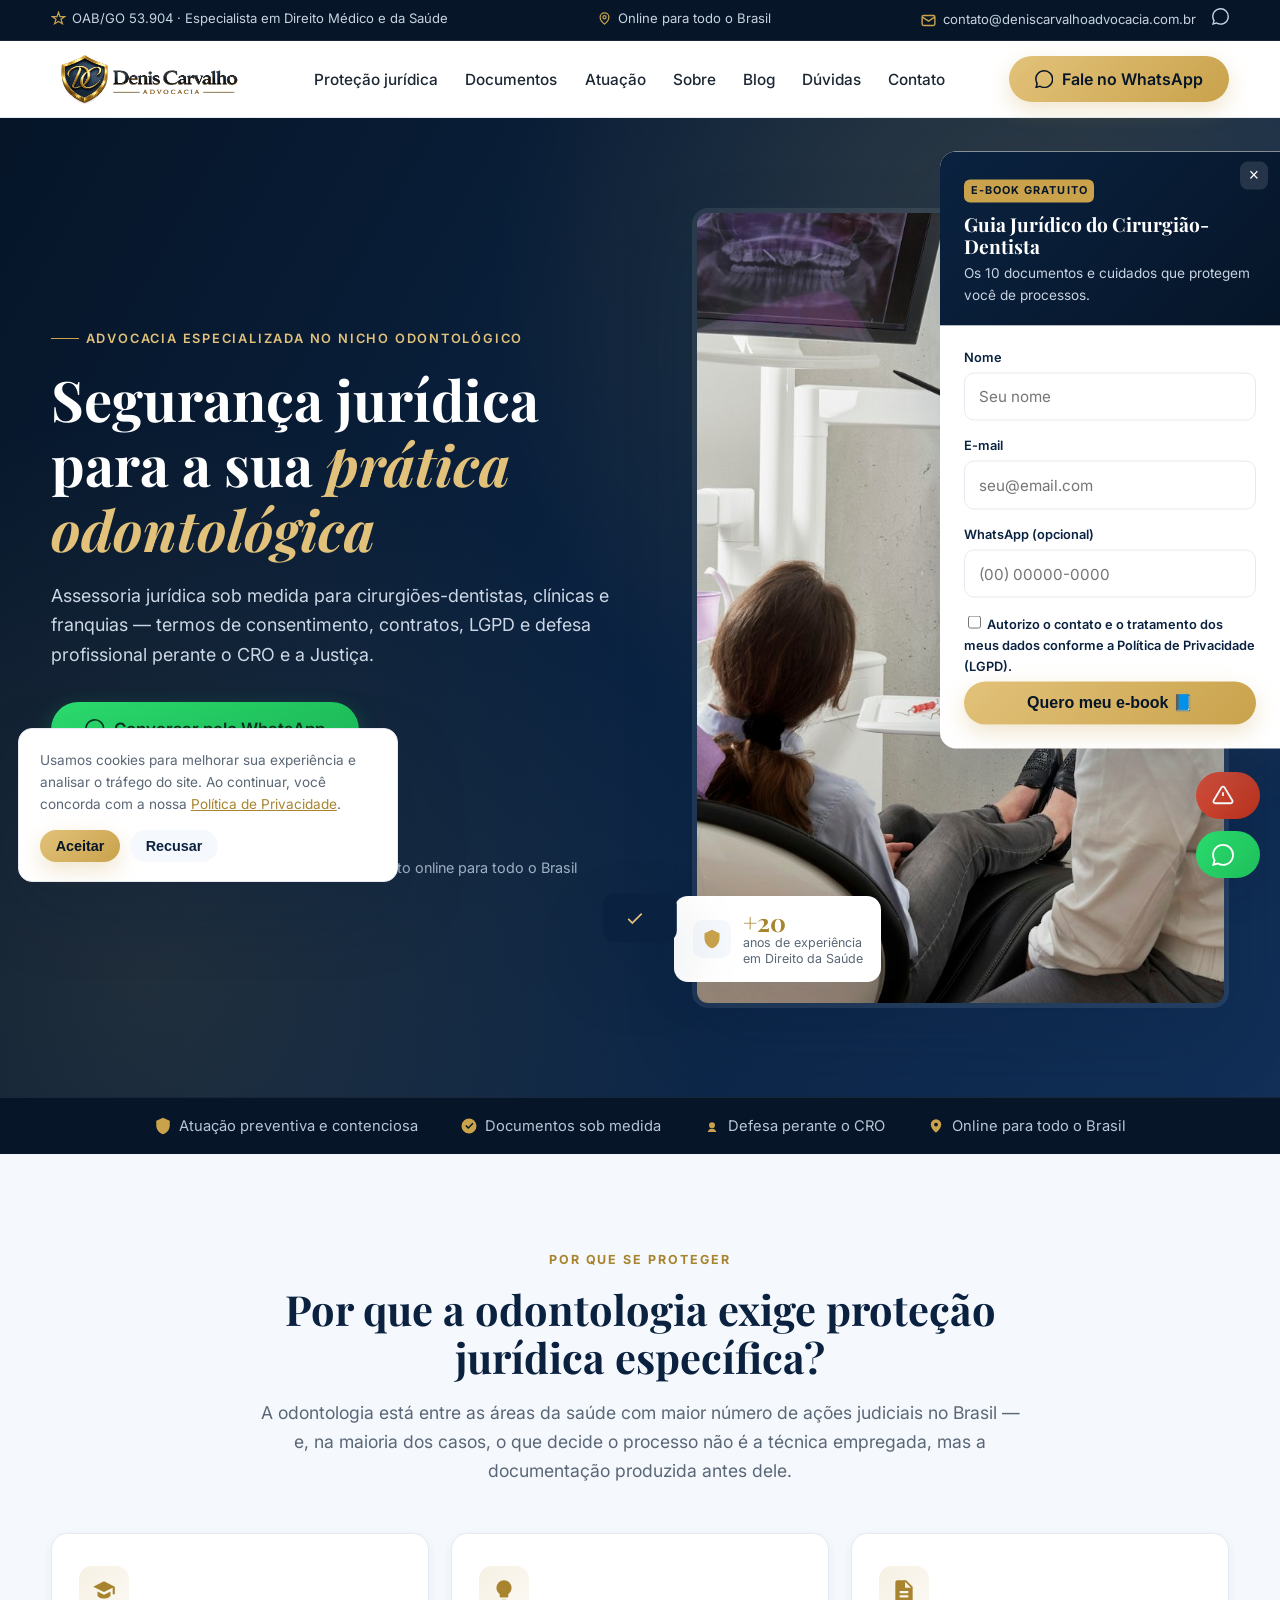
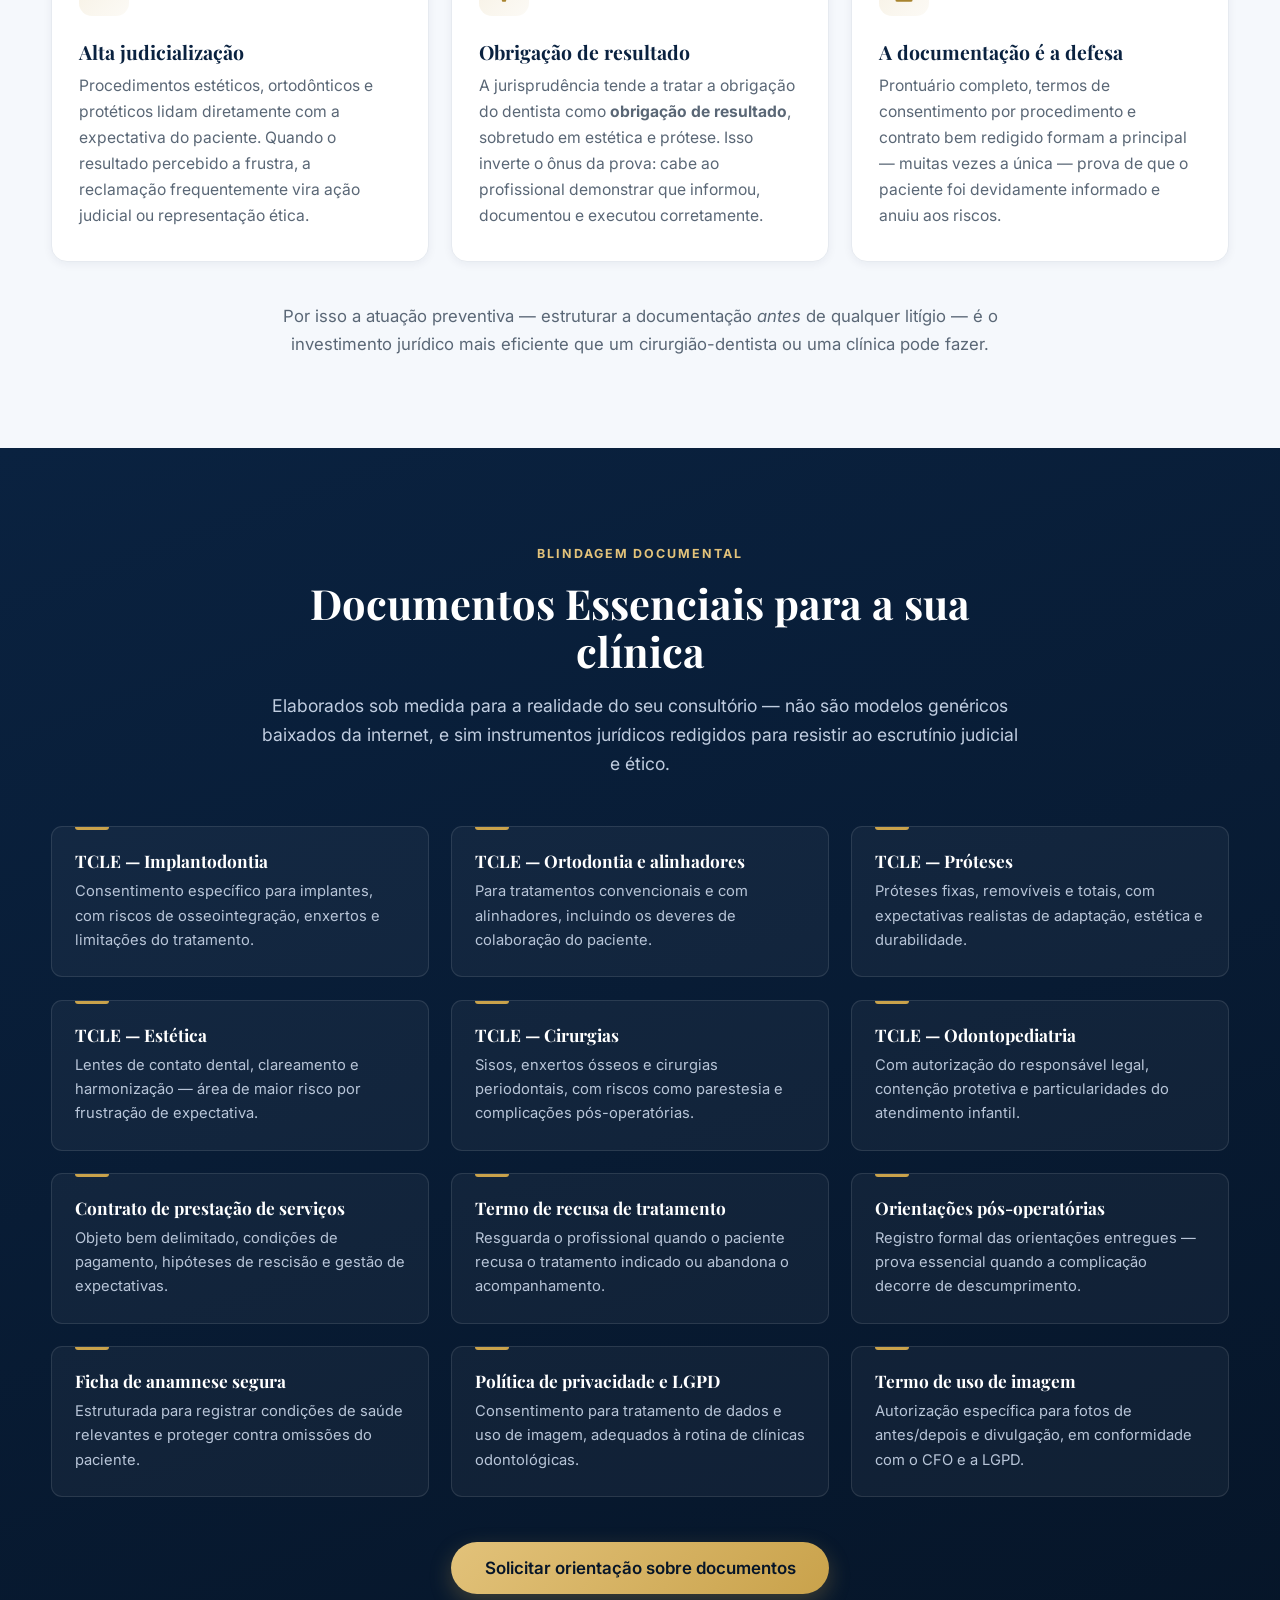
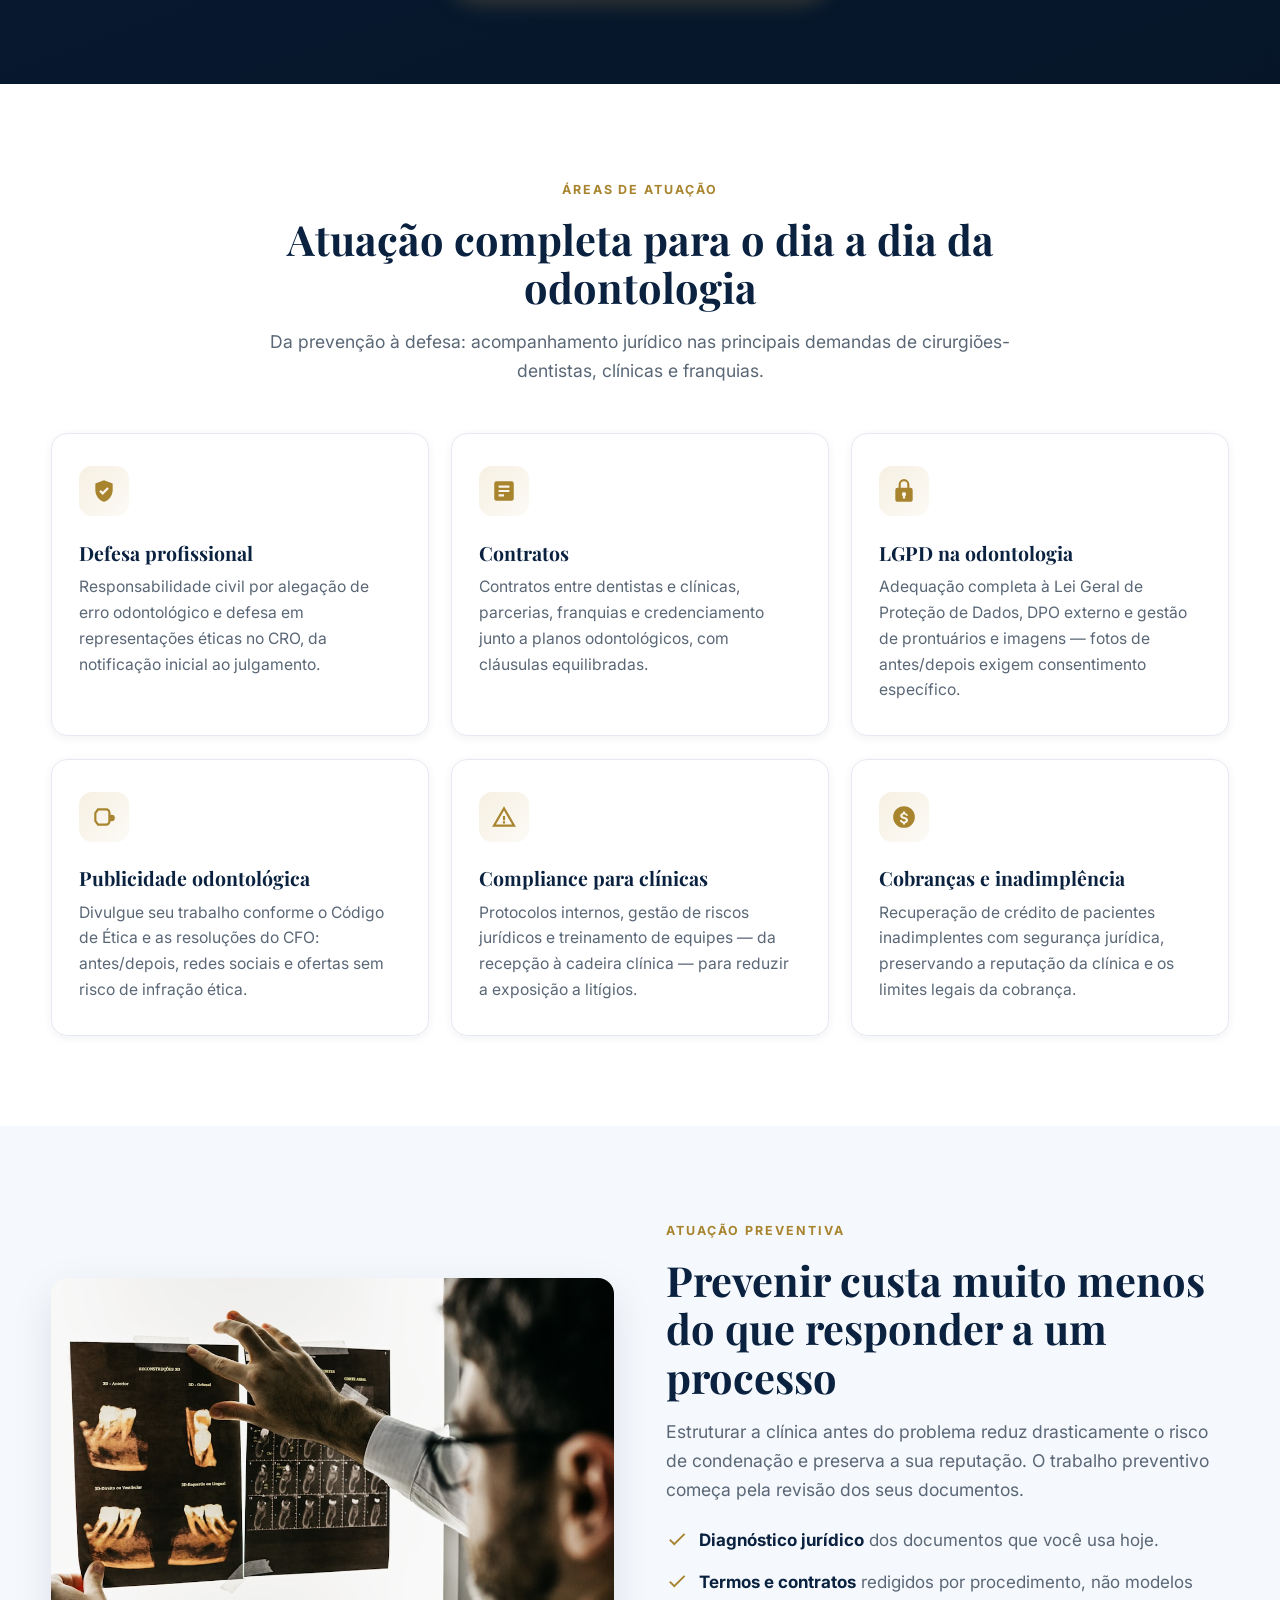
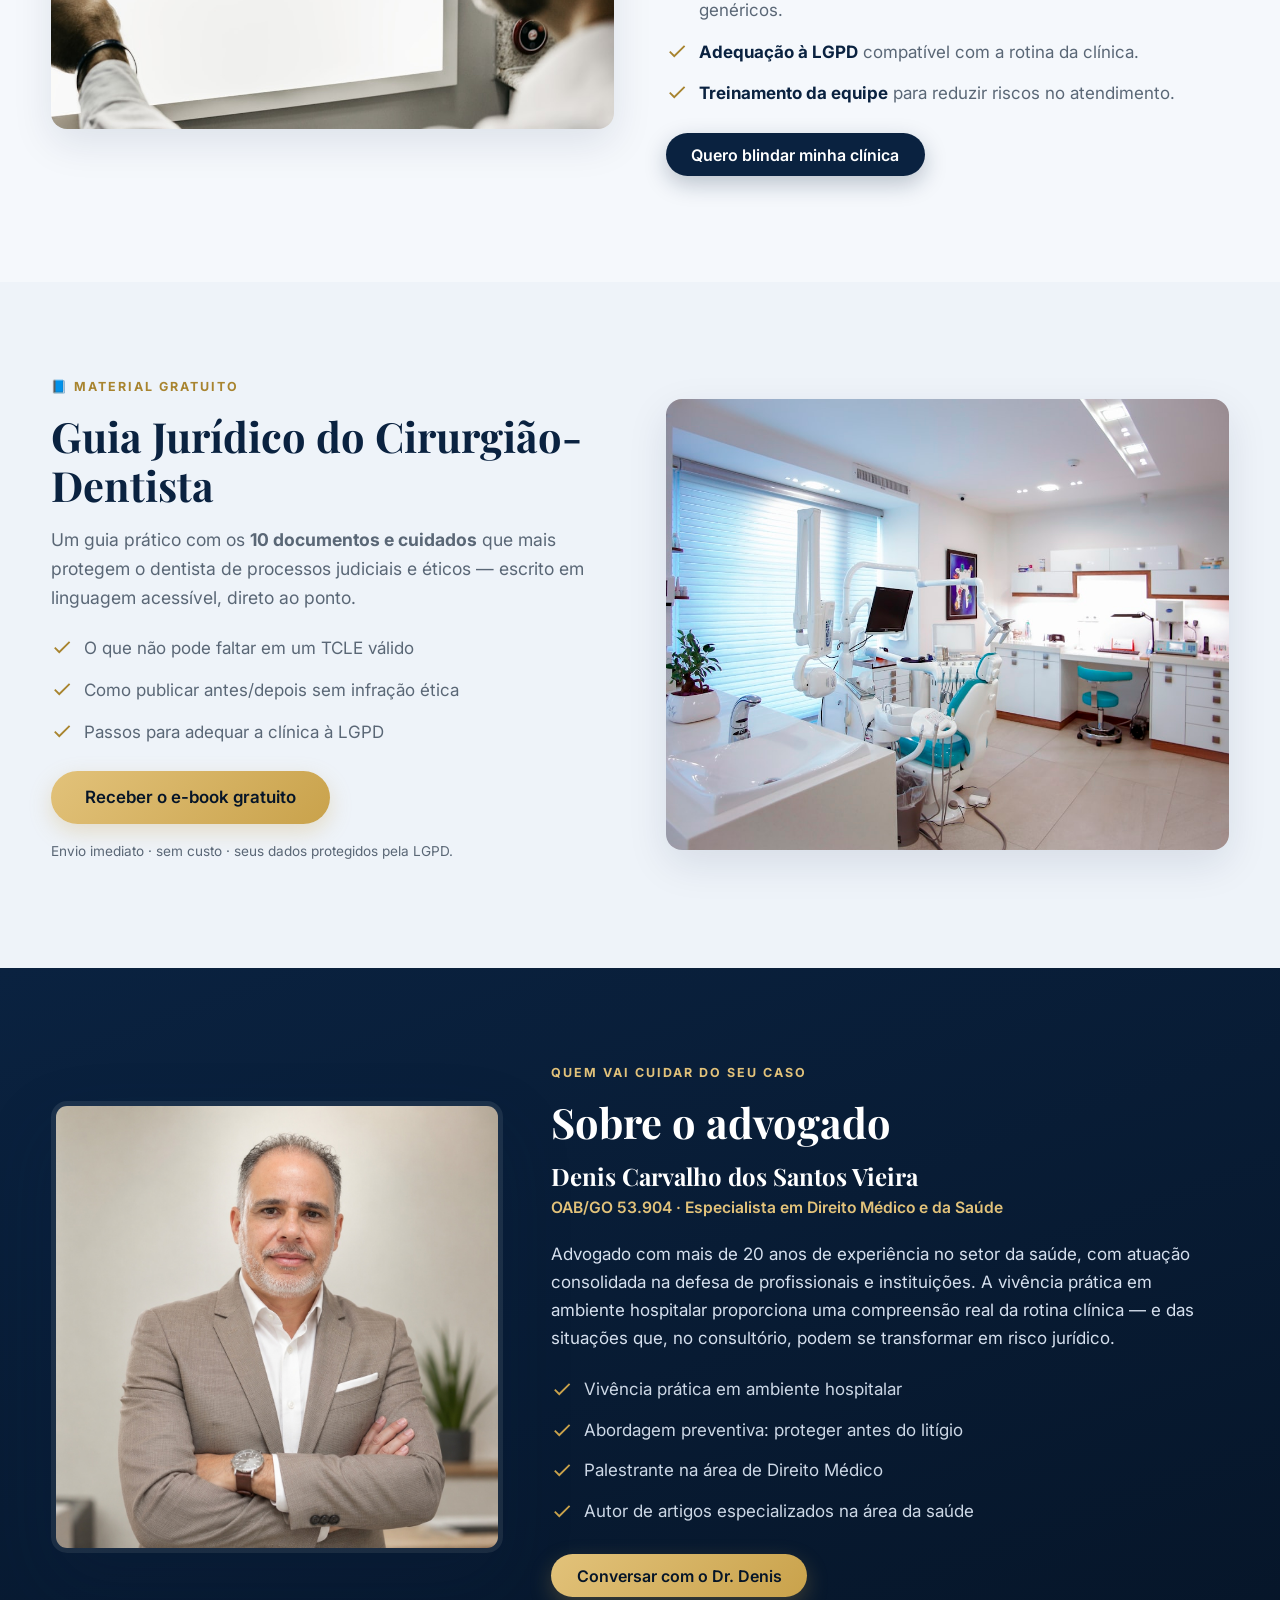
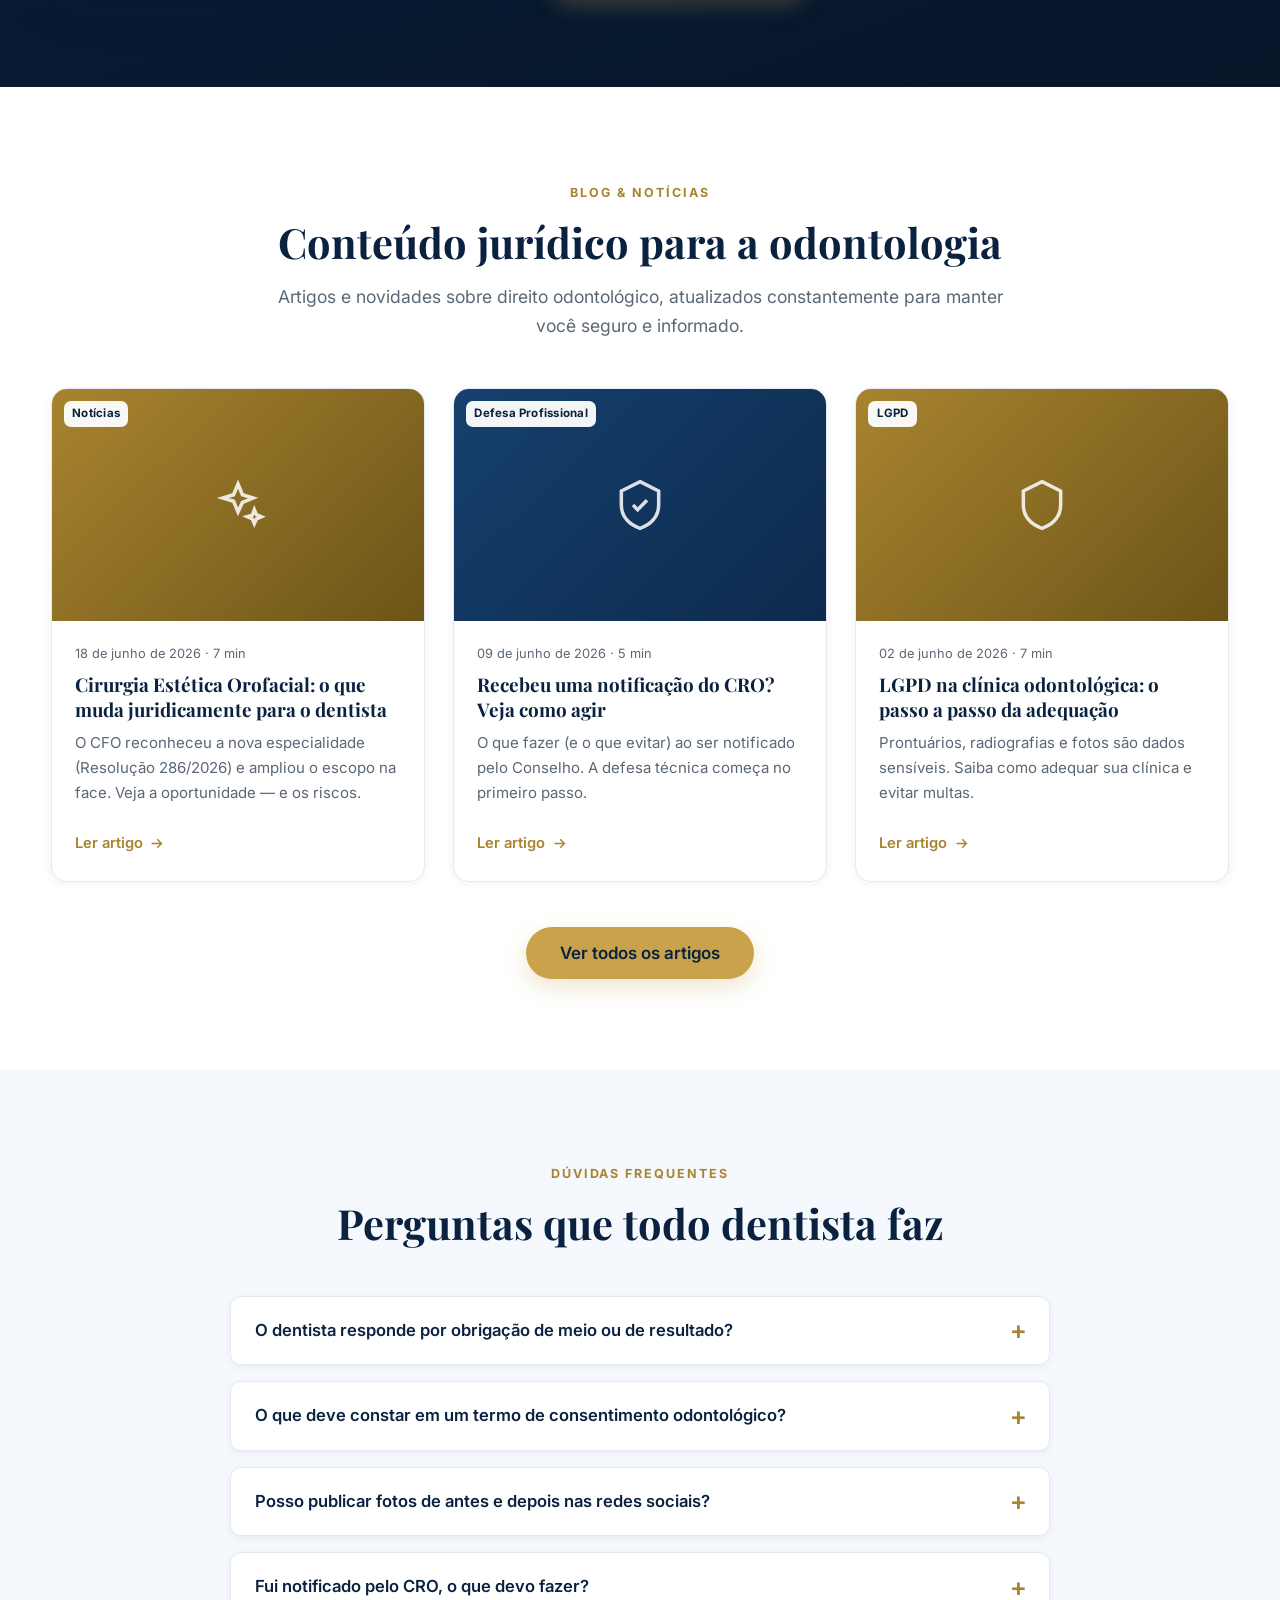
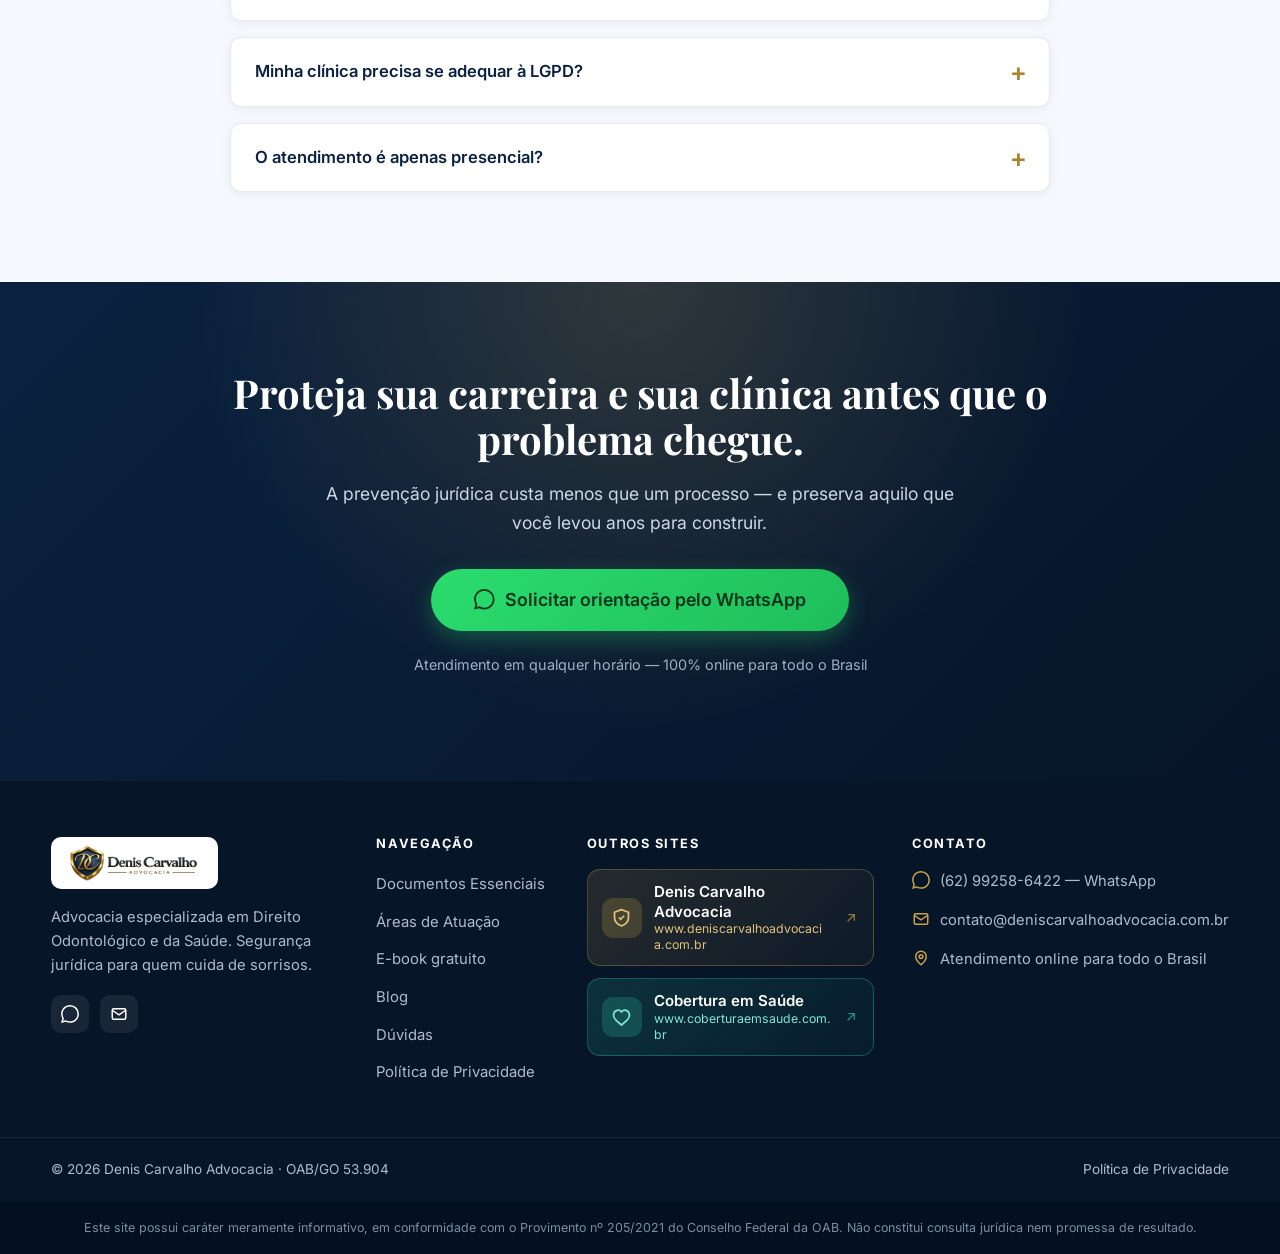
<file: 2026-06-11/files-mentioned-by-the-user-denis/outputs/index.html>
<!DOCTYPE html>
<html lang="pt-BR">
<head>
  <meta charset="UTF-8">
  <meta name="viewport" content="width=device-width, initial-scale=1.0">

  <!-- ===================== SEO ===================== -->
  <title>Advogado para Dentistas | Advocacia Odontológica — Denis Carvalho</title>
  <meta name="description" content="Assessoria jurídica especializada para cirurgiões-dentistas e clínicas odontológicas: termos de consentimento (TCLE), contratos, LGPD, defesa em processos e representações no CRO. Atendimento online para todo o Brasil.">
  <meta name="keywords" content="advogado para dentista, advocacia odontológica, direito odontológico, termo de consentimento odontologia, defesa CRO, LGPD clínica odontológica, contrato odontológico, erro odontológico">
  <meta name="author" content="Denis Carvalho dos Santos Vieira — OAB/GO 53.904">
  <meta name="robots" content="index, follow">
  <link rel="canonical" href="https://www.advocaciaodontologica.com.br/">

  <!-- ===================== Open Graph ===================== -->
  <meta property="og:type" content="website">
  <meta property="og:locale" content="pt_BR">
  <meta property="og:title" content="Advocacia Odontológica — Advogado para Dentistas | Denis Carvalho">
  <meta property="og:description" content="Segurança jurídica para a sua prática odontológica: termos de consentimento, contratos, LGPD e defesa profissional. Mais de 20 anos de experiência no setor da saúde.">
  <meta property="og:url" content="https://www.advocaciaodontologica.com.br/">
  <meta property="og:image" content="https://www.advocaciaodontologica.com.br/assets/img/og-image.jpg">
  <meta property="og:site_name" content="Advocacia Odontológica — Denis Carvalho">
  <meta name="twitter:card" content="summary_large_image">

  <!-- ===================== Favicon ===================== -->
  <link rel="icon" type="image/png" href="assets/img/favicon.png">
  <link rel="apple-touch-icon" href="assets/img/favicon.png">

  <!-- ===================== Fontes ===================== -->
  <link rel="preconnect" href="https://fonts.googleapis.com">
  <link rel="preconnect" href="https://fonts.gstatic.com" crossorigin>
  <link href="https://fonts.googleapis.com/css2?family=Playfair+Display:wght@500;600;700;800&family=Inter:wght@400;500;600;700&display=swap" rel="stylesheet">

  <link rel="stylesheet" href="assets/css/styles.css?v=20260619d">

  <!-- ===================== Schema.org ===================== -->
  <script type="application/ld+json">
  {
    "@context": "https://schema.org",
    "@type": "LegalService",
    "name": "Advocacia Odontológica — Denis Carvalho",
    "description": "Assessoria jurídica especializada para cirurgiões-dentistas, clínicas e franquias odontológicas: termos de consentimento, contratos, LGPD, publicidade odontológica e defesa profissional.",
    "url": "https://www.advocaciaodontologica.com.br/",
    "telephone": "+55-62-99258-6422",
    "email": "contato@deniscarvalhoadvocacia.com.br",
    "priceRange": "$$",
    "address": {
      "@type": "PostalAddress",
      "addressCountry": "BR"
    },
    "areaServed": "BR",
    "founder": {
      "@type": "Attorney",
      "name": "Denis Carvalho dos Santos Vieira",
      "jobTitle": "Advogado especialista em Direito Médico e da Saúde",
      "identifier": "OAB/GO 53.904",
      "knowsAbout": ["Direito Odontológico", "Direito Médico e da Saúde", "LGPD na saúde", "Responsabilidade civil do dentista", "Defesa perante o CRO"]
    },
    "sameAs": [
      "https://www.deniscarvalhoadvocacia.com.br",
      "https://www.coberturaemsaude.com.br"
    ]
  }
  </script>

  <!-- ===================== Google Analytics 4 (inserir ID) =====================
  <script async src="https://www.googletagmanager.com/gtag/js?id=G-XXXXXXXXXX"></script>
  <script>
    window.dataLayer = window.dataLayer || [];
    function gtag(){dataLayer.push(arguments);}
    gtag('js', new Date());
    gtag('config', 'G-XXXXXXXXXX');
  </script>
  ============================================================================= -->
</head>
<body>

  <!-- ===================== TOP BAR ===================== -->
  <div class="topbar">
    <div class="container">
      <div class="tb-left">
        <span class="tb-item"><svg viewBox="0 0 24 24" fill="none" stroke="currentColor" stroke-width="2"><path d="M12 2l2.39 6.96H22l-6 4.37 2.3 7.06L12 16.9l-6.3 3.49L8 13.33 2 8.96h7.61z"/></svg> OAB/GO 53.904 · Especialista em Direito Médico e da Saúde</span>
      </div>
      <div class="tb-center">
        <span class="tb-item hide-sm"><svg viewBox="0 0 24 24" fill="none" stroke="currentColor" stroke-width="2"><path d="M12 21s-7-5.6-7-11a7 7 0 0114 0c0 5.4-7 11-7 11z"/><circle cx="12" cy="10" r="2.5"/></svg> Online para todo o Brasil</span>
      </div>
      <div class="tb-social">
        <a href="mailto:contato@deniscarvalhoadvocacia.com.br" class="tb-item hide-sm"><svg viewBox="0 0 24 24" fill="none" stroke="currentColor" stroke-width="2"><rect x="3" y="5" width="18" height="14" rx="2"/><path d="M3 7l9 6 9-6"/></svg> contato@deniscarvalhoadvocacia.com.br</a>
        <a href="https://wa.me/5562992586422" target="_blank" rel="noopener" aria-label="WhatsApp"><svg viewBox="0 0 24 24" fill="currentColor"><path d="M.06 24l1.69-6.16a11.86 11.86 0 01-1.6-5.95C.16 5.32 5.5 0 12.06 0a11.8 11.8 0 018.41 3.49 11.8 11.8 0 013.48 8.41c0 6.55-5.34 11.89-11.89 11.89a11.9 11.9 0 01-5.69-1.45L.06 24zm6.6-3.8c1.68.99 3.28 1.59 5.4 1.59 5.44 0 9.87-4.43 9.88-9.88a9.8 9.8 0 00-2.88-6.99A9.82 9.82 0 0012.06 2c-5.45 0-9.88 4.43-9.88 9.88 0 2.2.64 3.85 1.72 5.58l-.99 3.62 3.75-.88z"/></svg></a>
      </div>
    </div>
  </div>

  <!-- ===================== HEADER ===================== -->
  <header class="site-header" id="header">
    <div class="container nav">
      <a href="index.html" class="brand" aria-label="Advocacia Odontológica — Denis Carvalho">
        <img src="assets/img/logo.png" alt="Denis Carvalho Advocacia — Advocacia Odontológica">
      </a>
      <nav aria-label="Menu principal">
        <ul class="nav-links" id="navLinks">
          <li><a href="#contexto">Proteção jurídica</a></li>
          <li><a href="#documentos">Documentos</a></li>
          <li><a href="#servicos">Atuação</a></li>
          <li><a href="#sobre">Sobre</a></li>
          <li><a href="blog.html">Blog</a></li>
          <li><a href="#duvidas">Dúvidas</a></li>
          <li><a href="#contato">Contato</a></li>
        </ul>
      </nav>
      <div class="nav-cta">
        <a href="https://wa.me/5562992586422?text=Ol%C3%A1%2C%20Dr.%20Denis!%20Vim%20pelo%20site%20de%20Advocacia%20Odontol%C3%B3gica%20e%20gostaria%20de%20uma%20orienta%C3%A7%C3%A3o."
           target="_blank" rel="noopener" class="btn btn-gold">
          <svg viewBox="0 0 24 24"><path d="M.06 24l1.69-6.16a11.86 11.86 0 01-1.6-5.95C.16 5.32 5.5 0 12.06 0a11.8 11.8 0 018.41 3.49 11.8 11.8 0 013.48 8.41c0 6.55-5.34 11.89-11.89 11.89a11.9 11.9 0 01-5.69-1.45L.06 24zm6.6-3.8c1.68.99 3.28 1.59 5.4 1.59 5.44 0 9.87-4.43 9.88-9.88a9.8 9.8 0 00-2.88-6.99A9.82 9.82 0 0012.06 2c-5.45 0-9.88 4.43-9.88 9.88 0 2.2.64 3.85 1.72 5.58l-.99 3.62 3.75-.88z"/></svg>
          <span class="btn-text">Fale no WhatsApp</span>
        </a>
        <button class="nav-toggle" id="navToggle" aria-label="Abrir menu" aria-controls="navLinks"><span></span><span></span><span></span></button>
      </div>
    </div>
  </header>

  <main>
    <!-- ===================== HERO ===================== -->
    <section class="hero" id="inicio">
      <div class="container hero__inner">
        <div class="hero__text">
          <p class="hero__eyebrow">Advocacia especializada no nicho odontológico</p>
          <h1 class="hero__title">Segurança jurídica para a sua <span>prática odontológica</span></h1>
          <p class="hero__subtitle">
            Assessoria jurídica sob medida para cirurgiões-dentistas, clínicas e franquias —
            termos de consentimento, contratos, LGPD e defesa profissional perante o CRO e a Justiça.
          </p>
          <div class="hero__actions">
            <a href="https://wa.me/5562992586422?text=Ol%C3%A1%2C%20Dr.%20Denis!%20Vim%20pelo%20site%20de%20Advocacia%20Odontol%C3%B3gica%20e%20gostaria%20de%20uma%20orienta%C3%A7%C3%A3o."
               target="_blank" rel="noopener" class="btn btn-whatsapp btn-lg">
              <svg viewBox="0 0 24 24"><path d="M.06 24l1.69-6.16a11.86 11.86 0 01-1.6-5.95C.16 5.32 5.5 0 12.06 0a11.8 11.8 0 018.41 3.49 11.8 11.8 0 013.48 8.41c0 6.55-5.34 11.89-11.89 11.89a11.9 11.9 0 01-5.69-1.45L.06 24zm6.6-3.8c1.68.99 3.28 1.59 5.4 1.59 5.44 0 9.87-4.43 9.88-9.88a9.8 9.8 0 00-2.88-6.99A9.82 9.82 0 0012.06 2c-5.45 0-9.88 4.43-9.88 9.88 0 2.2.64 3.85 1.72 5.58l-.99 3.62 3.75-.88z"/></svg>
              Conversar pelo WhatsApp
            </a>
            <a href="#ebook" class="btn btn-outline btn-lg">📘 Baixar e-book gratuito</a>
          </div>
          <p class="hero__note"><svg viewBox="0 0 24 24"><path d="M9 16.2 4.8 12l-1.4 1.4L9 19 21 7l-1.4-1.4L9 16.2Z"/></svg> Mais de 20 anos no setor da saúde · Atendimento online para todo o Brasil</p>
        </div>
        <div class="hero__media">
          <img src="assets/img/dental-hero.jpg" alt="Cirurgião-dentista analisando radiografia com paciente em consultório moderno" loading="eager" width="1040" height="800">
          <div class="hero__badge">
            <span class="b-ic"><svg viewBox="0 0 24 24"><path d="M12 1 3 5v6c0 5.5 3.8 10.7 9 12 5.2-1.3 9-6.5 9-12V5l-9-4Z"/></svg></span>
            <span><strong>+20</strong>anos de experiência<br>em Direito da Saúde</span>
          </div>
        </div>
      </div>
    </section>

    <!-- ===================== TRUST STRIP ===================== -->
    <div class="trust">
      <div class="container">
        <span><svg viewBox="0 0 24 24"><path d="M12 1 3 5v6c0 5.5 3.8 10.7 9 12 5.2-1.3 9-6.5 9-12V5l-9-4Z"/></svg> Atuação preventiva e contenciosa</span>
        <span><svg viewBox="0 0 24 24"><path d="M12 2a10 10 0 1 0 0 20 10 10 0 0 0 0-20Zm-1 14-4-4 1.4-1.4L11 13.2l5.6-5.6L18 9l-7 7Z"/></svg> Documentos sob medida</span>
        <span><svg viewBox="0 0 24 24"><path d="M16 11a4 4 0 1 0-8 0 4 4 0 0 0 8 0Zm-9.8 9a6 6 0 0 1 11.6 0H6.2Z"/></svg> Defesa perante o CRO</span>
        <span><svg viewBox="0 0 24 24"><path d="M12 21s-7-5.6-7-11a7 7 0 0 1 14 0c0 5.4-7 11-7 11Zm0-8.5a2.5 2.5 0 1 0 0-5 2.5 2.5 0 0 0 0 5Z"/></svg> Online para todo o Brasil</span>
      </div>
    </div>

    <!-- ===================== CONTEXTO ===================== -->
    <section class="section section--light" id="contexto">
      <div class="container">
        <div class="section__head">
          <span class="eyebrow">Por que se proteger</span>
          <h2 class="section__title">Por que a odontologia exige proteção jurídica específica?</h2>
          <p class="section__lead">A odontologia está entre as áreas da saúde com maior número de ações judiciais no Brasil — e, na maioria dos casos, o que decide o processo não é a técnica empregada, mas a documentação produzida antes dele.</p>
        </div>
        <div class="cards-grid cards-grid--3">
          <article class="card">
            <svg class="card__icon" viewBox="0 0 24 24"><path d="M12 3 2 8l10 5 8-4v6h2V8L12 3Zm-6 9.5V16c0 1.7 2.7 3 6 3s6-1.3 6-3v-3.5l-6 3-6-3Z"/></svg>
            <h3>Alta judicialização</h3>
            <p>Procedimentos estéticos, ortodônticos e protéticos lidam diretamente com a expectativa do paciente. Quando o resultado percebido a frustra, a reclamação frequentemente vira ação judicial ou representação ética.</p>
          </article>
          <article class="card">
            <svg class="card__icon" viewBox="0 0 24 24"><path d="M12 2a7 7 0 0 0-7 7c0 2.4 1.2 4.5 3 5.7V17a1 1 0 0 0 1 1h6a1 1 0 0 0 1-1v-2.3a7 7 0 0 0 3-5.7 7 7 0 0 0-7-7Zm-2 18h4v1a1 1 0 0 1-1 1h-2a1 1 0 0 1-1-1v-1Z"/></svg>
            <h3>Obrigação de resultado</h3>
            <p>A jurisprudência tende a tratar a obrigação do dentista como <strong>obrigação de resultado</strong>, sobretudo em estética e prótese. Isso inverte o ônus da prova: cabe ao profissional demonstrar que informou, documentou e executou corretamente.</p>
          </article>
          <article class="card">
            <svg class="card__icon" viewBox="0 0 24 24"><path d="M6 2a2 2 0 0 0-2 2v16a2 2 0 0 0 2 2h12a2 2 0 0 0 2-2V8l-6-6H6Zm7 1.5L18.5 9H13V3.5ZM8 12h8v2H8v-2Zm0 4h8v2H8v-2Z"/></svg>
            <h3>A documentação é a defesa</h3>
            <p>Prontuário completo, termos de consentimento por procedimento e contrato bem redigido formam a principal — muitas vezes a única — prova de que o paciente foi devidamente informado e anuiu aos riscos.</p>
          </article>
        </div>
        <p class="section__closing">Por isso a atuação preventiva — estruturar a documentação <em>antes</em> de qualquer litígio — é o investimento jurídico mais eficiente que um cirurgião-dentista ou uma clínica pode fazer.</p>
      </div>
    </section>

    <!-- ===================== DOCUMENTOS ESSENCIAIS ===================== -->
    <section class="section section--navy" id="documentos">
      <div class="container">
        <div class="section__head">
          <span class="eyebrow">Blindagem documental</span>
          <h2 class="section__title">Documentos Essenciais para a sua clínica</h2>
          <p class="section__lead">Elaborados sob medida para a realidade do seu consultório — não são modelos genéricos baixados da internet, e sim instrumentos jurídicos redigidos para resistir ao escrutínio judicial e ético.</p>
        </div>
        <div class="cards-grid cards-grid--3 docs-grid">
          <article class="doc-card"><h3>TCLE — Implantodontia</h3><p>Consentimento específico para implantes, com riscos de osseointegração, enxertos e limitações do tratamento.</p></article>
          <article class="doc-card"><h3>TCLE — Ortodontia e alinhadores</h3><p>Para tratamentos convencionais e com alinhadores, incluindo os deveres de colaboração do paciente.</p></article>
          <article class="doc-card"><h3>TCLE — Próteses</h3><p>Próteses fixas, removíveis e totais, com expectativas realistas de adaptação, estética e durabilidade.</p></article>
          <article class="doc-card"><h3>TCLE — Estética</h3><p>Lentes de contato dental, clareamento e harmonização — área de maior risco por frustração de expectativa.</p></article>
          <article class="doc-card"><h3>TCLE — Cirurgias</h3><p>Sisos, enxertos ósseos e cirurgias periodontais, com riscos como parestesia e complicações pós-operatórias.</p></article>
          <article class="doc-card"><h3>TCLE — Odontopediatria</h3><p>Com autorização do responsável legal, contenção protetiva e particularidades do atendimento infantil.</p></article>
          <article class="doc-card"><h3>Contrato de prestação de serviços</h3><p>Objeto bem delimitado, condições de pagamento, hipóteses de rescisão e gestão de expectativas.</p></article>
          <article class="doc-card"><h3>Termo de recusa de tratamento</h3><p>Resguarda o profissional quando o paciente recusa o tratamento indicado ou abandona o acompanhamento.</p></article>
          <article class="doc-card"><h3>Orientações pós-operatórias</h3><p>Registro formal das orientações entregues — prova essencial quando a complicação decorre de descumprimento.</p></article>
          <article class="doc-card"><h3>Ficha de anamnese segura</h3><p>Estruturada para registrar condições de saúde relevantes e proteger contra omissões do paciente.</p></article>
          <article class="doc-card"><h3>Política de privacidade e LGPD</h3><p>Consentimento para tratamento de dados e uso de imagem, adequados à rotina de clínicas odontológicas.</p></article>
          <article class="doc-card"><h3>Termo de uso de imagem</h3><p>Autorização específica para fotos de antes/depois e divulgação, em conformidade com o CFO e a LGPD.</p></article>
        </div>
        <div class="section__cta">
          <a href="https://wa.me/5562992586422?text=Ol%C3%A1%2C%20Dr.%20Denis!%20Gostaria%20de%20orienta%C3%A7%C3%A3o%20sobre%20os%20Documentos%20Essenciais%20para%20a%20minha%20cl%C3%ADnica."
             target="_blank" rel="noopener" class="btn btn-gold btn-lg">Solicitar orientação sobre documentos</a>
        </div>
      </div>
    </section>

    <!-- ===================== ÁREAS DE ATUAÇÃO ===================== -->
    <section class="section" id="servicos">
      <div class="container">
        <div class="section__head">
          <span class="eyebrow">Áreas de atuação</span>
          <h2 class="section__title">Atuação completa para o dia a dia da odontologia</h2>
          <p class="section__lead">Da prevenção à defesa: acompanhamento jurídico nas principais demandas de cirurgiões-dentistas, clínicas e franquias.</p>
        </div>
        <div class="cards-grid cards-grid--3">
          <article class="card">
            <svg class="card__icon" viewBox="0 0 24 24"><path d="M12 2 4 5v6c0 5 3.4 9.7 8 11 4.6-1.3 8-6 8-11V5l-8-3Zm-1.2 13.6-3.2-3.2 1.4-1.4 1.8 1.8 4.2-4.2 1.4 1.4-5.6 5.6Z"/></svg>
            <h3>Defesa profissional</h3>
            <p>Responsabilidade civil por alegação de erro odontológico e defesa em representações éticas no CRO, da notificação inicial ao julgamento.</p>
          </article>
          <article class="card">
            <svg class="card__icon" viewBox="0 0 24 24"><path d="M19 3H5a2 2 0 0 0-2 2v14a2 2 0 0 0 2 2h14a2 2 0 0 0 2-2V5a2 2 0 0 0-2-2Zm-7 14H7v-2h5v2Zm5-4H7v-2h10v2Zm0-4H7V7h10v2Z"/></svg>
            <h3>Contratos</h3>
            <p>Contratos entre dentistas e clínicas, parcerias, franquias e credenciamento junto a planos odontológicos, com cláusulas equilibradas.</p>
          </article>
          <article class="card">
            <svg class="card__icon" viewBox="0 0 24 24"><path d="M12 1a5 5 0 0 0-5 5v3H6a2 2 0 0 0-2 2v9a2 2 0 0 0 2 2h12a2 2 0 0 0 2-2v-9a2 2 0 0 0-2-2h-1V6a5 5 0 0 0-5-5Zm-3 5a3 3 0 1 1 6 0v3H9V6Zm3 7a2 2 0 0 1 1 3.7V19h-2v-2.3A2 2 0 0 1 12 13Z"/></svg>
            <h3>LGPD na odontologia</h3>
            <p>Adequação completa à Lei Geral de Proteção de Dados, DPO externo e gestão de prontuários e imagens — fotos de antes/depois exigem consentimento específico.</p>
          </article>
          <article class="card">
            <svg class="card__icon" viewBox="0 0 24 24"><path d="M18 8a4 4 0 0 0-4-4H6L3 8v8l3 4h8a4 4 0 0 0 4-4h1a3 3 0 0 0 0-6h-1V8Zm-4 10H7l-2-2.7V8.7L7 6h7a2 2 0 0 1 2 2v8a2 2 0 0 1-2 2Z"/></svg>
            <h3>Publicidade odontológica</h3>
            <p>Divulgue seu trabalho conforme o Código de Ética e as resoluções do CFO: antes/depois, redes sociais e ofertas sem risco de infração ética.</p>
          </article>
          <article class="card">
            <svg class="card__icon" viewBox="0 0 24 24"><path d="M12 2 1 21h22L12 2Zm0 4 7.5 13h-15L12 6Zm-1 5v4h2v-4h-2Zm0 5v2h2v-2h-2Z"/></svg>
            <h3>Compliance para clínicas</h3>
            <p>Protocolos internos, gestão de riscos jurídicos e treinamento de equipes — da recepção à cadeira clínica — para reduzir a exposição a litígios.</p>
          </article>
          <article class="card">
            <svg class="card__icon" viewBox="0 0 24 24"><path d="M12 2a10 10 0 1 0 0 20 10 10 0 0 0 0-20Zm1 5v1.2c1.5.3 2.5 1.3 2.6 2.7h-1.8c-.1-.7-.6-1.2-1.6-1.2-1 0-1.6.5-1.6 1.1 0 .6.4.9 1.8 1.3 1.9.5 3.3 1.1 3.3 2.9 0 1.5-1.1 2.4-2.7 2.7V19h-2v-1.3c-1.6-.3-2.7-1.3-2.8-2.9h1.8c.1.9.8 1.4 1.9 1.4 1.1 0 1.7-.5 1.7-1.2 0-.7-.5-1-2-1.4-1.7-.4-3.1-1.1-3.1-2.8 0-1.4 1-2.3 2.5-2.6V7h2Z"/></svg>
            <h3>Cobranças e inadimplência</h3>
            <p>Recuperação de crédito de pacientes inadimplentes com segurança jurídica, preservando a reputação da clínica e os limites legais da cobrança.</p>
          </article>
        </div>
      </div>
    </section>

    <!-- ===================== SPLIT: PREVENÇÃO ===================== -->
    <section class="section section--light">
      <div class="container">
        <div class="split">
          <div class="split__media">
            <img src="assets/img/dental-tools.jpg" alt="Dentista analisando documentação clínica e exames de imagem" loading="lazy">
          </div>
          <div class="split__content">
            <span class="eyebrow">Atuação preventiva</span>
            <h2 class="section__title section__title--left">Prevenir custa muito menos do que responder a um processo</h2>
            <p class="section__lead">Estruturar a clínica antes do problema reduz drasticamente o risco de condenação e preserva a sua reputação. O trabalho preventivo começa pela revisão dos seus documentos.</p>
            <ul class="split__list">
              <li><svg viewBox="0 0 24 24"><path d="M9 16.2 4.8 12l-1.4 1.4L9 19 21 7l-1.4-1.4L9 16.2Z"/></svg><span><strong>Diagnóstico jurídico</strong> dos documentos que você usa hoje.</span></li>
              <li><svg viewBox="0 0 24 24"><path d="M9 16.2 4.8 12l-1.4 1.4L9 19 21 7l-1.4-1.4L9 16.2Z"/></svg><span><strong>Termos e contratos</strong> redigidos por procedimento, não modelos genéricos.</span></li>
              <li><svg viewBox="0 0 24 24"><path d="M9 16.2 4.8 12l-1.4 1.4L9 19 21 7l-1.4-1.4L9 16.2Z"/></svg><span><strong>Adequação à LGPD</strong> compatível com a rotina da clínica.</span></li>
              <li><svg viewBox="0 0 24 24"><path d="M9 16.2 4.8 12l-1.4 1.4L9 19 21 7l-1.4-1.4L9 16.2Z"/></svg><span><strong>Treinamento da equipe</strong> para reduzir riscos no atendimento.</span></li>
            </ul>
            <p style="margin-top:1.6rem"><a href="https://wa.me/5562992586422?text=Ol%C3%A1%2C%20Dr.%20Denis!%20Quero%20fazer%20um%20diagn%C3%B3stico%20jur%C3%ADdico%20preventivo%20da%20minha%20cl%C3%ADnica."
               target="_blank" rel="noopener" class="btn btn-navy">Quero blindar minha clínica</a></p>
          </div>
        </div>
      </div>
    </section>

    <!-- ===================== E-BOOK / LEAD MAGNET ===================== -->
    <section class="section section--soft2" id="ebook">
      <div class="container">
        <div class="split split--reverse">
          <div class="split__media">
            <img src="assets/img/dental-clinic.jpg" alt="Consultório odontológico moderno e organizado" loading="lazy">
          </div>
          <div class="split__content">
            <span class="eyebrow">📘 Material gratuito</span>
            <h2 class="section__title section__title--left">Guia Jurídico do Cirurgião-Dentista</h2>
            <p class="section__lead">Um guia prático com os <strong>10 documentos e cuidados</strong> que mais protegem o dentista de processos judiciais e éticos — escrito em linguagem acessível, direto ao ponto.</p>
            <ul class="split__list">
              <li><svg viewBox="0 0 24 24"><path d="M9 16.2 4.8 12l-1.4 1.4L9 19 21 7l-1.4-1.4L9 16.2Z"/></svg><span>O que não pode faltar em um TCLE válido</span></li>
              <li><svg viewBox="0 0 24 24"><path d="M9 16.2 4.8 12l-1.4 1.4L9 19 21 7l-1.4-1.4L9 16.2Z"/></svg><span>Como publicar antes/depois sem infração ética</span></li>
              <li><svg viewBox="0 0 24 24"><path d="M9 16.2 4.8 12l-1.4 1.4L9 19 21 7l-1.4-1.4L9 16.2Z"/></svg><span>Passos para adequar a clínica à LGPD</span></li>
            </ul>
            <p style="margin-top:1.6rem">
              <a href="#" data-open-lead class="btn btn-gold btn-lg">Receber o e-book gratuito</a>
            </p>
            <p style="font-size:.85rem;color:var(--muted);margin-top:.6rem">Envio imediato · sem custo · seus dados protegidos pela LGPD.</p>
          </div>
        </div>
      </div>
    </section>

    <!-- ===================== SOBRE ===================== -->
    <section class="section section--navy" id="sobre">
      <div class="container about">
        <div class="about__photo">
          <img src="assets/img/denis-carvalho.jpg" alt="Denis Carvalho dos Santos Vieira, advogado especialista em Direito Médico e da Saúde" loading="lazy">
        </div>
        <div class="about__content">
          <span class="eyebrow">Quem vai cuidar do seu caso</span>
          <h2 class="section__title section__title--left">Sobre o advogado</h2>
          <h3 class="about__name">Denis Carvalho dos Santos Vieira</h3>
          <p class="about__oab">OAB/GO 53.904 · Especialista em Direito Médico e da Saúde</p>
          <p>Advogado com mais de 20 anos de experiência no setor da saúde, com atuação consolidada na defesa de profissionais e instituições. A vivência prática em ambiente hospitalar proporciona uma compreensão real da rotina clínica — e das situações que, no consultório, podem se transformar em risco jurídico.</p>
          <ul class="about__highlights">
            <li><svg viewBox="0 0 24 24"><path d="M9 16.2 4.8 12l-1.4 1.4L9 19 21 7l-1.4-1.4L9 16.2Z"/></svg> Vivência prática em ambiente hospitalar</li>
            <li><svg viewBox="0 0 24 24"><path d="M9 16.2 4.8 12l-1.4 1.4L9 19 21 7l-1.4-1.4L9 16.2Z"/></svg> Abordagem preventiva: proteger antes do litígio</li>
            <li><svg viewBox="0 0 24 24"><path d="M9 16.2 4.8 12l-1.4 1.4L9 19 21 7l-1.4-1.4L9 16.2Z"/></svg> Palestrante na área de Direito Médico</li>
            <li><svg viewBox="0 0 24 24"><path d="M9 16.2 4.8 12l-1.4 1.4L9 19 21 7l-1.4-1.4L9 16.2Z"/></svg> Autor de artigos especializados na área da saúde</li>
          </ul>
          <a href="https://wa.me/5562992586422?text=Ol%C3%A1%2C%20Dr.%20Denis!%20Gostaria%20de%20conversar%20sobre%20o%20meu%20caso%20na%20odontologia."
             target="_blank" rel="noopener" class="btn btn-gold">Conversar com o Dr. Denis</a>
        </div>
      </div>
    </section>

    <!-- ===================== BLOG PREVIEW ===================== -->
    <section class="section" id="blog-preview">
      <div class="container">
        <div class="section__head">
          <span class="eyebrow">Blog & Notícias</span>
          <h2 class="section__title">Conteúdo jurídico para a odontologia</h2>
          <p class="section__lead">Artigos e novidades sobre direito odontológico, atualizados constantemente para manter você seguro e informado.</p>
        </div>
        <div class="posts">
          <article class="post">
            <a href="artigo-cirurgia-estetica-orofacial.html" class="thumb g3"><span class="cat">Notícias</span><svg viewBox="0 0 24 24" fill="none" stroke="currentColor" stroke-width="1.5"><path d="M12 3l1.9 4.6L18.5 9l-4.6 1.9L12 15l-1.9-4.6L5.5 9l4.6-1.4L12 3z"/><path d="M19 14l.9 2.1L22 17l-2.1.9L19 20l-.9-2.1L16 17l2.1-.6L19 14z"/></svg></a>
            <div class="body"><div class="date">18 de junho de 2026 · 7 min</div><h3>Cirurgia Estética Orofacial: o que muda juridicamente para o dentista</h3><p>O CFO reconheceu a nova especialidade (Resolução 286/2026) e ampliou o escopo na face. Veja a oportunidade — e os riscos.</p><a href="artigo-cirurgia-estetica-orofacial.html" class="more">Ler artigo <svg viewBox="0 0 24 24" fill="none" stroke="currentColor" stroke-width="2"><path d="M5 12h14M13 6l6 6-6 6"/></svg></a></div>
          </article>
          <article class="post">
            <a href="artigo-defesa-cro.html" class="thumb g2"><span class="cat">Defesa Profissional</span><svg viewBox="0 0 24 24" fill="none" stroke="currentColor" stroke-width="1.5"><path d="M12 2l8 4v6c0 5-3.4 8.5-8 10-4.6-1.5-8-5-8-10V6z"/><path d="M9 12l2 2 4-4"/></svg></a>
            <div class="body"><div class="date">09 de junho de 2026 · 5 min</div><h3>Recebeu uma notificação do CRO? Veja como agir</h3><p>O que fazer (e o que evitar) ao ser notificado pelo Conselho. A defesa técnica começa no primeiro passo.</p><a href="artigo-defesa-cro.html" class="more">Ler artigo <svg viewBox="0 0 24 24" fill="none" stroke="currentColor" stroke-width="2"><path d="M5 12h14M13 6l6 6-6 6"/></svg></a></div>
          </article>
          <article class="post">
            <a href="artigo-lgpd-clinica.html" class="thumb g3"><span class="cat">LGPD</span><svg viewBox="0 0 24 24" fill="none" stroke="currentColor" stroke-width="1.5"><path d="M12 2l8 4v6c0 5-3.4 8.5-8 10-4.6-1.5-8-5-8-10V6z"/></svg></a>
            <div class="body"><div class="date">02 de junho de 2026 · 7 min</div><h3>LGPD na clínica odontológica: o passo a passo da adequação</h3><p>Prontuários, radiografias e fotos são dados sensíveis. Saiba como adequar sua clínica e evitar multas.</p><a href="artigo-lgpd-clinica.html" class="more">Ler artigo <svg viewBox="0 0 24 24" fill="none" stroke="currentColor" stroke-width="2"><path d="M5 12h14M13 6l6 6-6 6"/></svg></a></div>
          </article>
        </div>
        <div class="section__cta"><a href="blog.html" class="btn btn-outline--navy btn-lg">Ver todos os artigos</a></div>
      </div>
    </section>

    <!-- ===================== FAQ ===================== -->
    <section class="section section--light" id="duvidas">
      <div class="container container--narrow">
        <div class="section__head">
          <span class="eyebrow">Dúvidas frequentes</span>
          <h2 class="section__title">Perguntas que todo dentista faz</h2>
        </div>
        <div class="faq">
          <details class="faq__item"><summary class="faq__question">O dentista responde por obrigação de meio ou de resultado?</summary><div class="faq__answer"><p>Depende do procedimento, mas a jurisprudência frequentemente trata tratamentos estéticos e protéticos como obrigação de resultado — o que inverte o ônus da prova contra o profissional. A melhor proteção é documentar expectativas e riscos antes de iniciar o tratamento. Quer entender como isso se aplica ao seu caso? Converse conosco.</p></div></details>
          <details class="faq__item"><summary class="faq__question">O que deve constar em um termo de consentimento odontológico?</summary><div class="faq__answer"><p>Descrição do procedimento em linguagem acessível, riscos e limitações específicos, alternativas de tratamento, deveres do paciente e registro de que houve oportunidade de esclarecer dúvidas. Termos genéricos têm pouco valor probatório — cada procedimento exige um termo próprio. Podemos avaliar os documentos que você usa hoje.</p></div></details>
          <details class="faq__item"><summary class="faq__question">Posso publicar fotos de antes e depois nas redes sociais?</summary><div class="faq__answer"><p>O CFO passou a admitir a divulgação de imagens de antes e depois em hipóteses específicas, desde que com autorização expressa do paciente, sem promessa de resultado e respeitadas as regras éticas vigentes. O uso inadequado pode gerar processo ético e violação da LGPD. Vale uma orientação antes de publicar.</p></div></details>
          <details class="faq__item"><summary class="faq__question">Fui notificado pelo CRO, o que devo fazer?</summary><div class="faq__answer"><p>Não responda por conta própria nem procure o paciente para "resolver informalmente" — manifestações precipitadas costumam agravar a situação. Os prazos são curtos e a defesa técnica desde o início faz diferença no resultado. Entre em contato assim que receber a notificação.</p></div></details>
          <details class="faq__item"><summary class="faq__question">Minha clínica precisa se adequar à LGPD?</summary><div class="faq__answer"><p>Sim. Clínicas odontológicas tratam dados sensíveis de saúde diariamente — prontuários, radiografias, fotografias clínicas — e estão plenamente sujeitas à LGPD, com risco de sanções da ANPD e de ações de pacientes. A adequação pode ser feita por etapas, de forma compatível com a rotina da clínica.</p></div></details>
          <details class="faq__item"><summary class="faq__question">O atendimento é apenas presencial?</summary><div class="faq__answer"><p>Não. O atendimento é totalmente online, para cirurgiões-dentistas e clínicas de todo o Brasil, por videoconferência e WhatsApp, em qualquer horário e com a mesma qualidade técnica de um atendimento presencial. Basta enviar uma mensagem para agendar.</p></div></details>
        </div>
      </div>
    </section>

    <!-- ===================== CTA FINAL ===================== -->
    <section class="cta-final" id="contato">
      <div class="container container--narrow">
        <h2 class="cta-final__title">Proteja sua carreira e sua clínica antes que o problema chegue.</h2>
        <p class="cta-final__text">A prevenção jurídica custa menos que um processo — e preserva aquilo que você levou anos para construir.</p>
        <a href="https://wa.me/5562992586422?text=Ol%C3%A1%2C%20Dr.%20Denis!%20Vim%20pelo%20site%20de%20Advocacia%20Odontol%C3%B3gica%20e%20gostaria%20de%20uma%20orienta%C3%A7%C3%A3o."
           target="_blank" rel="noopener" class="btn btn-whatsapp btn-xl">
          <svg viewBox="0 0 24 24"><path d="M.06 24l1.69-6.16a11.86 11.86 0 01-1.6-5.95C.16 5.32 5.5 0 12.06 0a11.8 11.8 0 018.41 3.49 11.8 11.8 0 013.48 8.41c0 6.55-5.34 11.89-11.89 11.89a11.9 11.9 0 01-5.69-1.45L.06 24zm6.6-3.8c1.68.99 3.28 1.59 5.4 1.59 5.44 0 9.87-4.43 9.88-9.88a9.8 9.8 0 00-2.88-6.99A9.82 9.82 0 0012.06 2c-5.45 0-9.88 4.43-9.88 9.88 0 2.2.64 3.85 1.72 5.58l-.99 3.62 3.75-.88z"/></svg>
          Solicitar orientação pelo WhatsApp
        </a>
        <p class="cta-final__note">Atendimento em qualquer horário — 100% online para todo o Brasil</p>
      </div>
    </section>
  </main>

  <!-- ===================== FOOTER ===================== -->
  <footer class="footer">
    <div class="container">
      <div class="grid">
        <div class="f-brand">
          <img src="assets/img/logo.png" alt="Denis Carvalho Advocacia">
          <p>Advocacia especializada em Direito Odontológico e da Saúde. Segurança jurídica para quem cuida de sorrisos.</p>
          <div class="f-social">
            <a href="https://wa.me/5562992586422" target="_blank" rel="noopener" aria-label="WhatsApp"><svg viewBox="0 0 24 24" fill="currentColor"><path d="M.06 24l1.69-6.16a11.86 11.86 0 01-1.6-5.95C.16 5.32 5.5 0 12.06 0a11.8 11.8 0 018.41 3.49 11.8 11.8 0 013.48 8.41c0 6.55-5.34 11.89-11.89 11.89a11.9 11.9 0 01-5.69-1.45L.06 24zm6.6-3.8c1.68.99 3.28 1.59 5.4 1.59 5.44 0 9.87-4.43 9.88-9.88a9.8 9.8 0 00-2.88-6.99A9.82 9.82 0 0012.06 2c-5.45 0-9.88 4.43-9.88 9.88 0 2.2.64 3.85 1.72 5.58l-.99 3.62 3.75-.88z"/></svg></a>
            <a href="mailto:contato@deniscarvalhoadvocacia.com.br" aria-label="E-mail"><svg viewBox="0 0 24 24" fill="none" stroke="currentColor" stroke-width="2"><rect x="3" y="5" width="18" height="14" rx="2"/><path d="M3 7l9 6 9-6"/></svg></a>
          </div>
        </div>
        <div>
          <h4>Navegação</h4>
          <ul>
            <li><a href="#documentos">Documentos Essenciais</a></li>
            <li><a href="#servicos">Áreas de Atuação</a></li>
            <li><a href="#ebook">E-book gratuito</a></li>
            <li><a href="blog.html">Blog</a></li>
            <li><a href="#duvidas">Dúvidas</a></li>
            <li><a href="privacidade.html">Política de Privacidade</a></li>
          </ul>
        </div>
        <div>
          <h4>Outros sites</h4>
          <div class="f-sites">
            <a href="https://www.deniscarvalhoadvocacia.com.br" target="_blank" rel="noopener" class="f-site-card">
              <span class="f-site-ic"><svg viewBox="0 0 24 24" fill="none" stroke="currentColor" stroke-width="2"><path d="M12 3 4 6v6c0 4.4 3.4 8.5 8 9.5 4.6-1 8-5.1 8-9.5V6l-8-3Z"/><path d="m9 12 2 2 4-4"/></svg></span>
              <span class="f-site-txt"><span class="f-site-nm">Denis Carvalho Advocacia</span><span class="f-site-url">www.deniscarvalhoadvocacia.com.br</span></span>
              <svg class="f-site-go" viewBox="0 0 24 24" fill="none" stroke="currentColor" stroke-width="2"><path d="M7 17 17 7M8 7h9v9"/></svg>
            </a>
            <a href="https://www.coberturaemsaude.com.br" target="_blank" rel="noopener" class="f-site-card f-site-card--health">
              <span class="f-site-ic"><svg viewBox="0 0 24 24" fill="none" stroke="currentColor" stroke-width="2"><path d="M20.8 7.6a5 5 0 0 0-8.8-2 5 5 0 0 0-8.8 2c-1 3 1 6 3 8l5.8 5 5.8-5c2-2 4-5 3-8Z"/></svg></span>
              <span class="f-site-txt"><span class="f-site-nm">Cobertura em Saúde</span><span class="f-site-url">www.coberturaemsaude.com.br</span></span>
              <svg class="f-site-go" viewBox="0 0 24 24" fill="none" stroke="currentColor" stroke-width="2"><path d="M7 17 17 7M8 7h9v9"/></svg>
            </a>
          </div>
        </div>
        <div class="f-contact">
          <h4>Contato</h4>
          <div class="fc"><svg viewBox="0 0 24 24" fill="currentColor"><path d="M.06 24l1.69-6.16a11.86 11.86 0 01-1.6-5.95C.16 5.32 5.5 0 12.06 0a11.8 11.8 0 018.41 3.49 11.8 11.8 0 013.48 8.41c0 6.55-5.34 11.89-11.89 11.89a11.9 11.9 0 01-5.69-1.45L.06 24zm6.6-3.8c1.68.99 3.28 1.59 5.4 1.59 5.44 0 9.87-4.43 9.88-9.88a9.8 9.8 0 00-2.88-6.99A9.82 9.82 0 0012.06 2c-5.45 0-9.88 4.43-9.88 9.88 0 2.2.64 3.85 1.72 5.58l-.99 3.62 3.75-.88z"/></svg><div><a href="https://wa.me/5562992586422" target="_blank" rel="noopener">(62) 99258-6422</a> — WhatsApp</div></div>
          <div class="fc"><svg viewBox="0 0 24 24" fill="none" stroke="currentColor" stroke-width="2"><rect x="3" y="5" width="18" height="14" rx="2"/><path d="M3 7l9 6 9-6"/></svg><div><a href="mailto:contato@deniscarvalhoadvocacia.com.br">contato@deniscarvalhoadvocacia.com.br</a></div></div>
          <div class="fc"><svg viewBox="0 0 24 24" fill="none" stroke="currentColor" stroke-width="2"><path d="M12 21s-7-5.6-7-11a7 7 0 0114 0c0 5.4-7 11-7 11z"/><circle cx="12" cy="10" r="2.5"/></svg><div>Atendimento online para todo o Brasil</div></div>
        </div>
      </div>
    </div>
    <div class="footer-bottom"><div class="container"><span>© <span class="js-year">2026</span> Denis Carvalho Advocacia · OAB/GO 53.904</span><span><a href="privacidade.html">Política de Privacidade</a></span></div></div>
    <div class="disclaimer"><div class="container">Este site possui caráter meramente informativo, em conformidade com o Provimento nº 205/2021 do Conselho Federal da OAB. Não constitui consulta jurídica nem promessa de resultado.</div></div>
  </footer>

  <!-- ===================== LEAD CAPTURE (slide-in) ===================== -->
  <button class="leadin__tab" id="leadinTab" aria-label="Baixar e-book gratuito">
    <svg viewBox="0 0 24 24" fill="currentColor"><path d="M6 2a2 2 0 0 0-2 2v16a2 2 0 0 0 2 2h12a2 2 0 0 0 2-2V8l-6-6H6Zm7 1.5L18.5 9H13V3.5Z"/></svg>
    E-book grátis
  </button>
  <aside class="leadin" id="leadin" aria-label="Receber e-book">
    <div class="leadin__head">
      <button class="leadin__close" id="leadinClose" aria-label="Fechar">×</button>
      <span class="tag">E-book gratuito</span>
      <h4>Guia Jurídico do Cirurgião-Dentista</h4>
      <p>Os 10 documentos e cuidados que protegem você de processos.</p>
    </div>
    <div class="leadin__body">
      <form id="leadForm" novalidate>
        <label for="leadNome">Nome</label>
        <input type="text" id="leadNome" name="nome" placeholder="Seu nome" required autocomplete="name">
        <label for="leadEmail">E-mail</label>
        <input type="email" id="leadEmail" name="email" placeholder="seu@email.com" required autocomplete="email">
        <label for="leadFone">WhatsApp (opcional)</label>
        <input type="text" id="leadFone" name="telefone" placeholder="(00) 00000-0000" autocomplete="tel">
        <label class="leadin__consent"><input type="checkbox" id="leadConsent" required> Autorizo o contato e o tratamento dos meus dados conforme a <a href="privacidade.html" target="_blank" rel="noopener">Política de Privacidade</a> (LGPD).</label>
        <button type="submit" class="btn btn-gold">Quero meu e-book 📘</button>
      </form>
    </div>
  </aside>

  <!-- ===================== FLOATING BUTTONS ===================== -->
  <div class="fab-stack">
    <button class="fab-totop" id="toTop" aria-label="Voltar ao topo"><svg viewBox="0 0 24 24" fill="none" stroke="currentColor" stroke-width="2.5"><path d="M18 15l-6-6-6 6"/></svg></button>
    <a href="https://wa.me/5562992586422?text=%F0%9F%9A%A8%20Preciso%20de%20orienta%C3%A7%C3%A3o%20urgente%20-%20fui%20notificado%2Fprocessado%20e%20gostaria%20de%20ajuda%20agora." target="_blank" rel="noopener" class="fab fab-urgent" aria-label="Casos urgentes"><svg viewBox="0 0 24 24" fill="none" stroke="currentColor" stroke-width="2"><path d="M10.29 3.86L1.82 18a2 2 0 001.71 3h16.94a2 2 0 001.71-3L13.71 3.86a2 2 0 00-3.42 0z"/><path d="M12 9v4M12 17h.01"/></svg><span class="fab-label">Fui notificado / processado</span></a>
    <a href="https://wa.me/5562992586422?text=Ol%C3%A1%2C%20Dr.%20Denis!%20Vim%20pelo%20site%20de%20Advocacia%20Odontol%C3%B3gica%20e%20gostaria%20de%20uma%20orienta%C3%A7%C3%A3o." target="_blank" rel="noopener" class="fab fab-whats" aria-label="Fale no WhatsApp"><svg viewBox="0 0 24 24" fill="currentColor"><path d="M.06 24l1.69-6.16a11.86 11.86 0 01-1.6-5.95C.16 5.32 5.5 0 12.06 0a11.8 11.8 0 018.41 3.49 11.8 11.8 0 013.48 8.41c0 6.55-5.34 11.89-11.89 11.89a11.9 11.9 0 01-5.69-1.45L.06 24zm6.6-3.8c1.68.99 3.28 1.59 5.4 1.59 5.44 0 9.87-4.43 9.88-9.88a9.8 9.8 0 00-2.88-6.99A9.82 9.82 0 0012.06 2c-5.45 0-9.88 4.43-9.88 9.88 0 2.2.64 3.85 1.72 5.58l-.99 3.62 3.75-.88z"/></svg><span class="fab-label">Fale comigo no WhatsApp</span></a>
  </div>

  <!-- ===================== TOAST ===================== -->
  <div class="toast" id="toast"><svg viewBox="0 0 24 24"><path d="M9 16.2 4.8 12l-1.4 1.4L9 19 21 7l-1.4-1.4L9 16.2Z"/></svg><span id="toastMsg"></span></div>

  <!-- ===================== COOKIE BANNER ===================== -->
  <div class="cookie" id="cookieBanner">
    <p>Usamos cookies para melhorar sua experiência e analisar o tráfego do site. Ao continuar, você concorda com a nossa <a href="privacidade.html">Política de Privacidade</a>.</p>
    <div class="cookie__row">
      <button class="btn btn-gold" id="cookieAccept">Aceitar</button>
      <button class="btn btn-ghost" id="cookieReject">Recusar</button>
    </div>
  </div>

  <script src="assets/js/main.js?v=20260619d" defer></script>
</body>
</html>
</file>
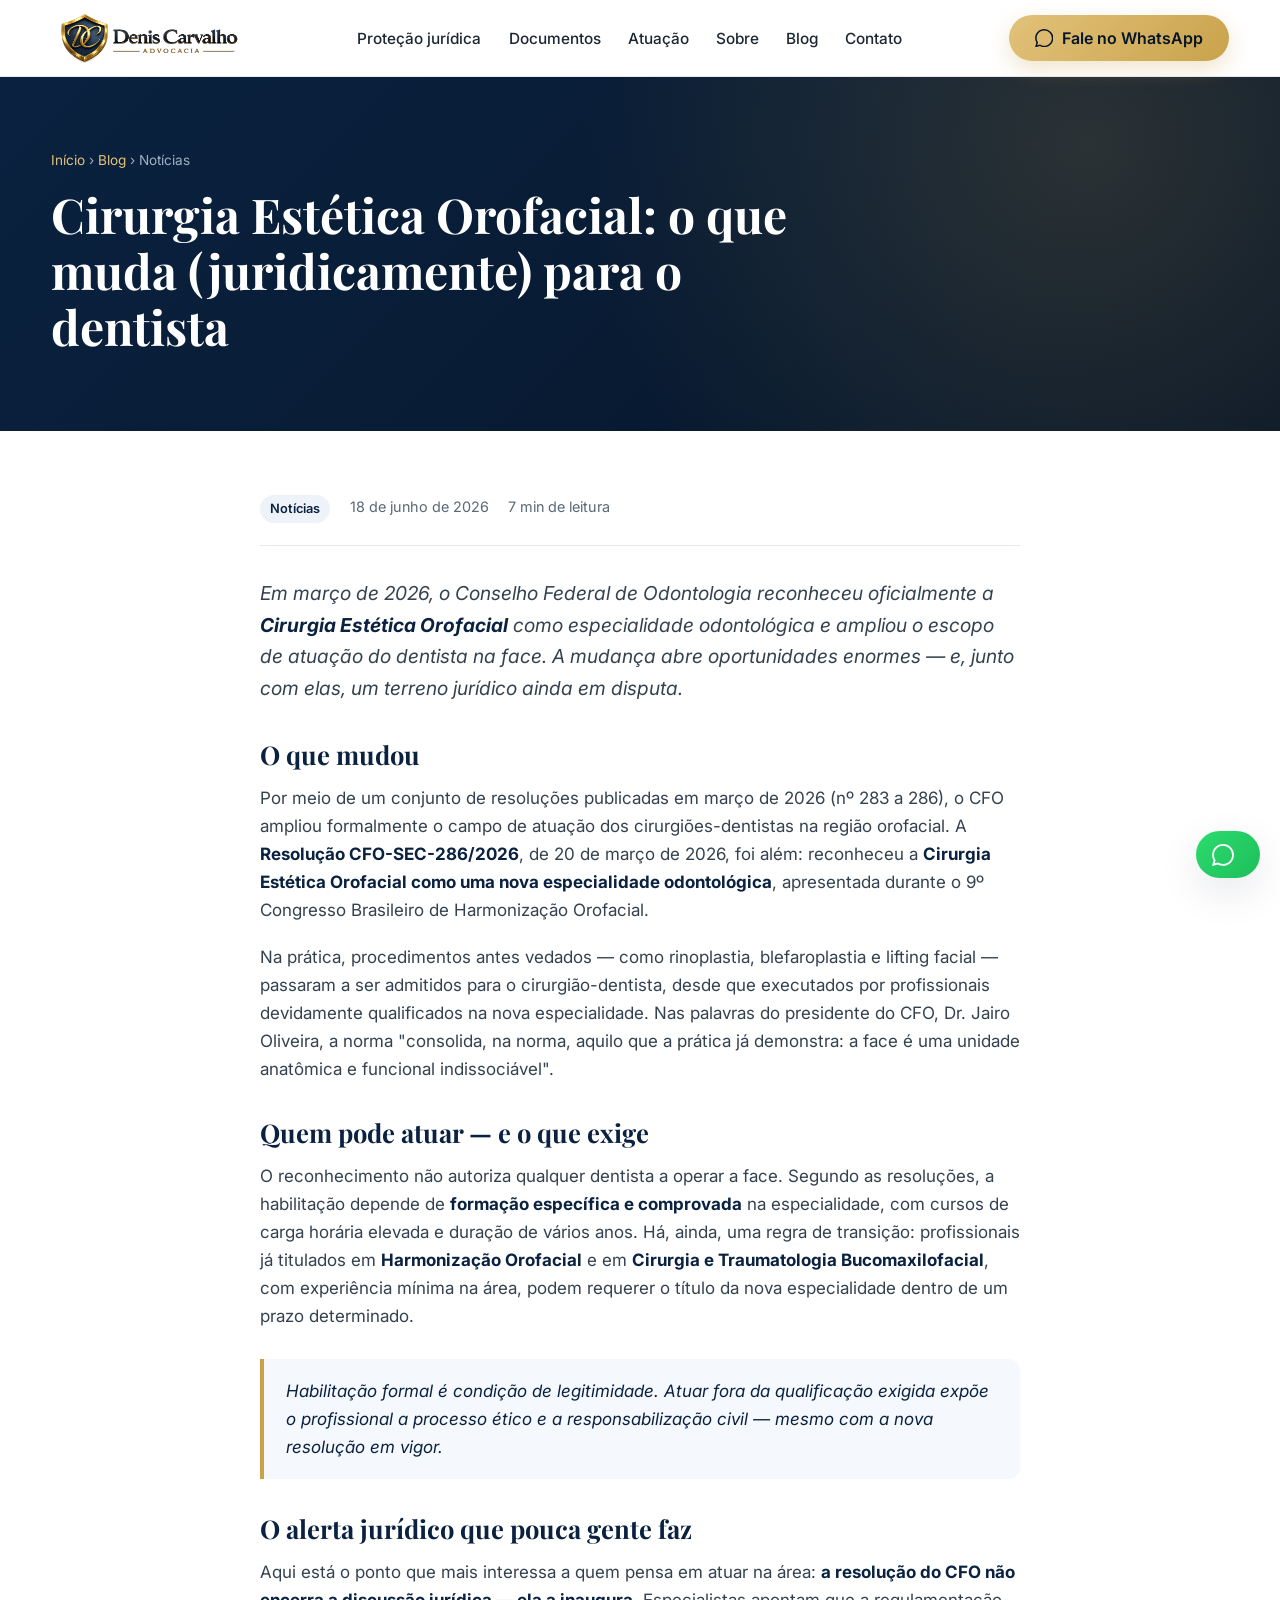
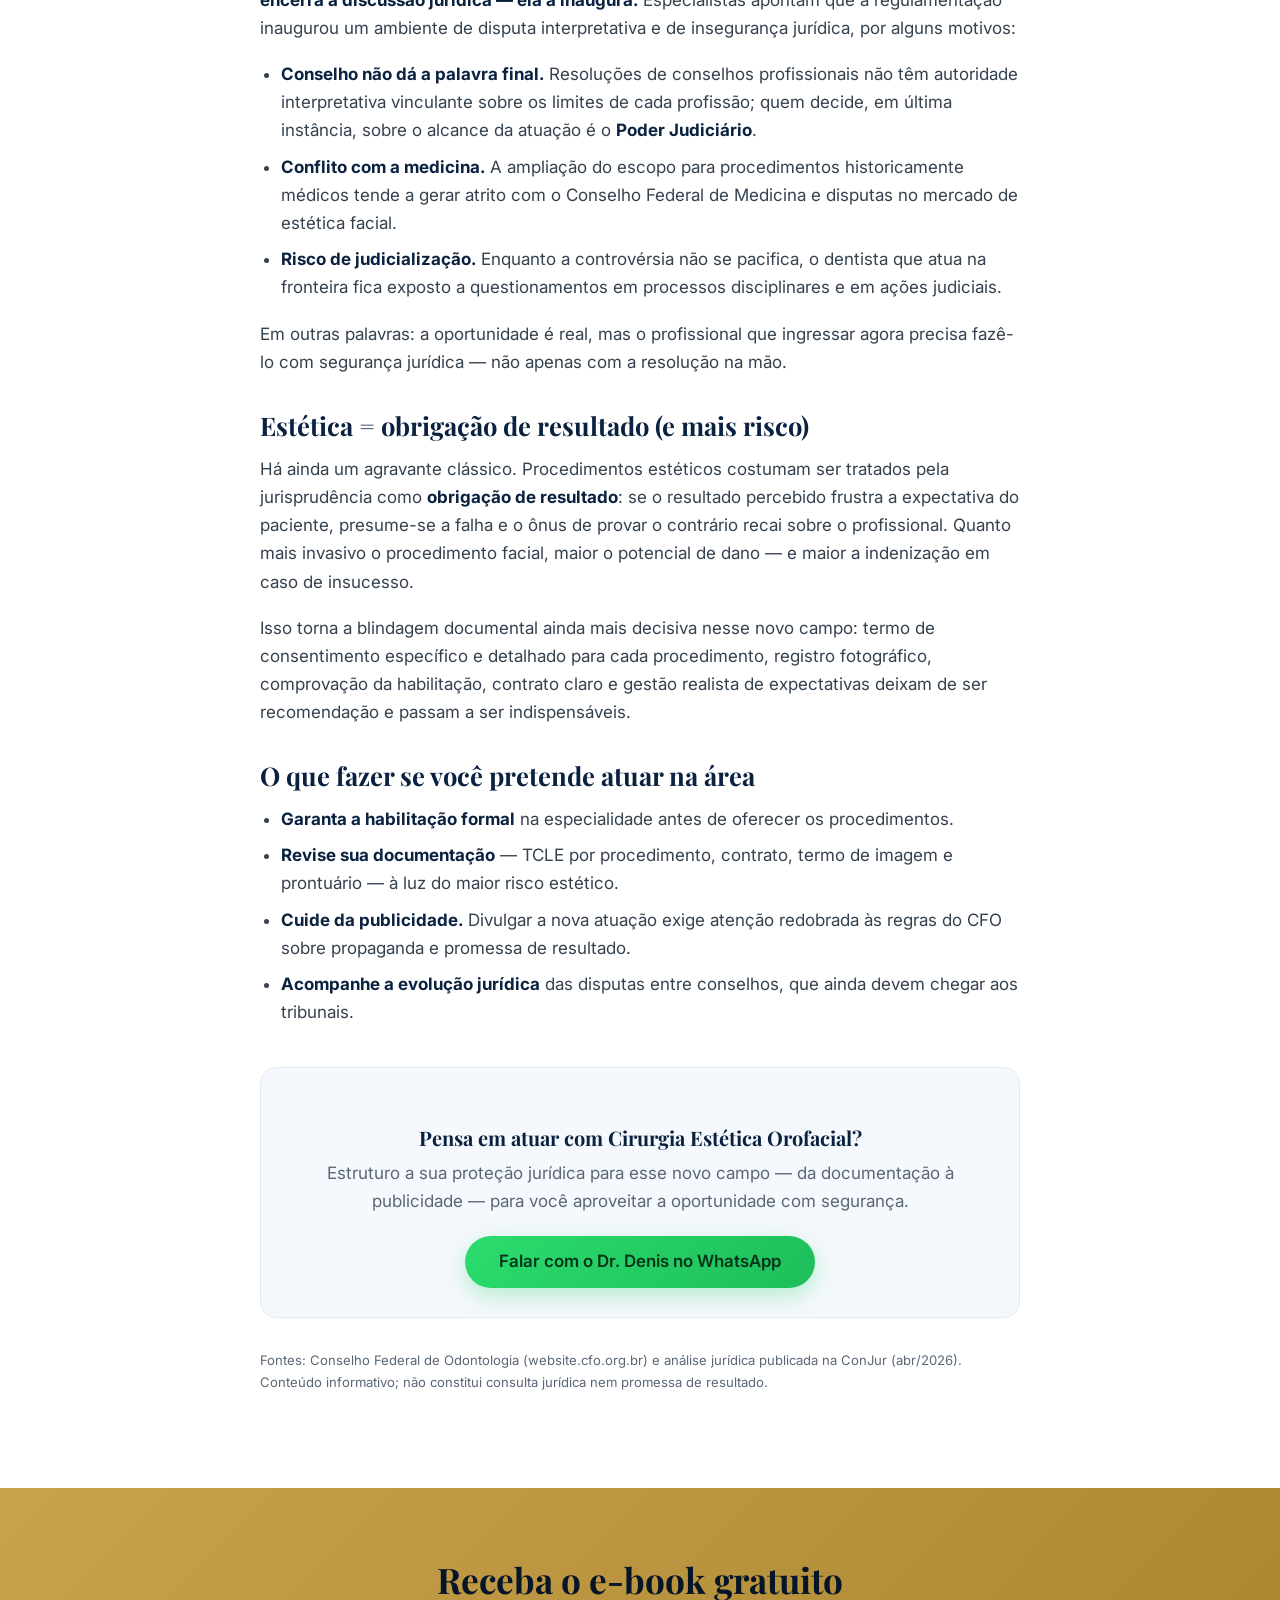
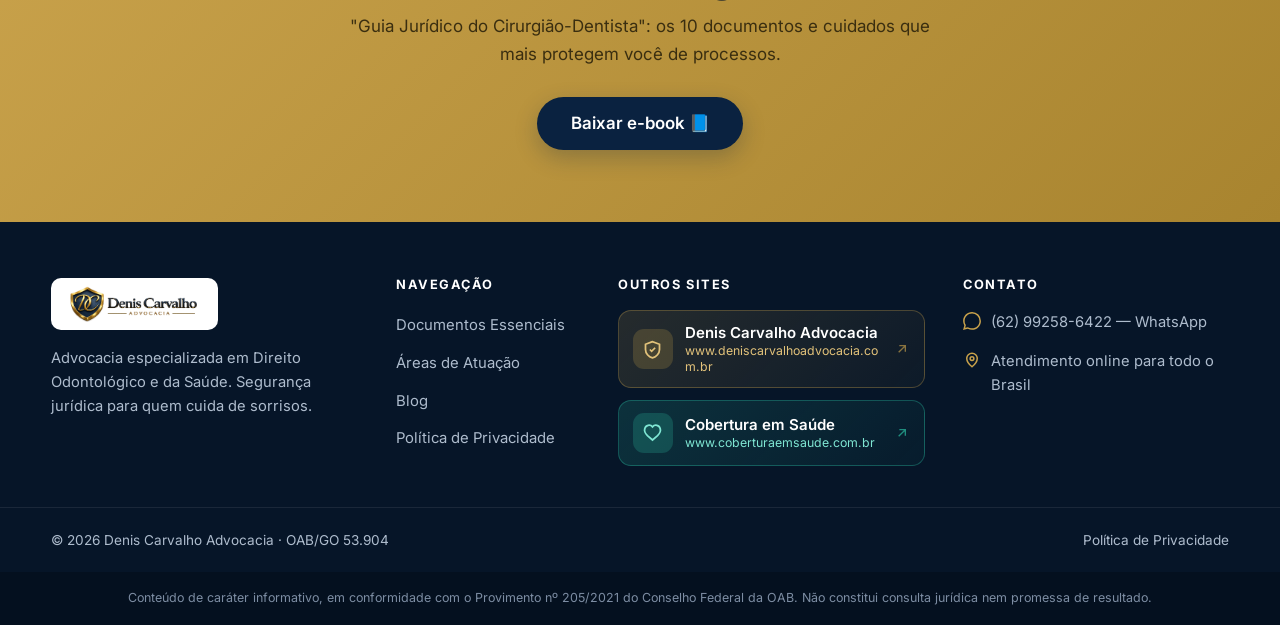
<file: 2026-06-11/files-mentioned-by-the-user-denis/outputs/artigo-cirurgia-estetica-orofacial.html>
<!DOCTYPE html>
<html lang="pt-BR">
<head>
  <meta charset="UTF-8">
  <meta name="viewport" content="width=device-width, initial-scale=1.0">
  <title>Cirurgia Estética Orofacial: o que muda juridicamente para o dentista (Resolução CFO 286/2026) | Advocacia Odontológica</title>
  <meta name="description" content="O CFO reconheceu a Cirurgia Estética Orofacial como especialidade (Resolução CFO-SEC-286/2026) e ampliou o escopo do dentista na face. Entenda o que muda — e os riscos jurídicos que vêm junto.">
  <link rel="canonical" href="https://www.advocaciaodontologica.com.br/artigo-cirurgia-estetica-orofacial.html">
  <link rel="icon" type="image/png" href="assets/img/favicon.png">
  <meta property="og:type" content="article">
  <meta property="og:title" content="Cirurgia Estética Orofacial: o que muda juridicamente para o dentista">
  <meta property="og:description" content="O CFO reconheceu a Cirurgia Estética Orofacial como especialidade e ampliou o escopo do dentista na face. Veja o que muda e os riscos jurídicos.">
  <meta property="og:image" content="https://www.advocaciaodontologica.com.br/assets/img/og-image.jpg">
  <link rel="preconnect" href="https://fonts.googleapis.com">
  <link rel="preconnect" href="https://fonts.gstatic.com" crossorigin>
  <link href="https://fonts.googleapis.com/css2?family=Playfair+Display:wght@500;600;700;800&family=Inter:wght@400;500;600;700&display=swap" rel="stylesheet">
  <link rel="stylesheet" href="assets/css/styles.css?v=20260619d">
  <script type="application/ld+json">
  {"@context":"https://schema.org","@type":"Article","headline":"Cirurgia Estética Orofacial: o que muda juridicamente para o dentista (Resolução CFO 286/2026)","datePublished":"2026-06-18","author":{"@type":"Person","name":"Denis Carvalho dos Santos Vieira"},"publisher":{"@type":"Organization","name":"Advocacia Odontológica — Denis Carvalho"},"mainEntityOfPage":"https://www.advocaciaodontologica.com.br/artigo-cirurgia-estetica-orofacial.html"}
  </script>
</head>
<body>

  <!-- HEADER -->
  <header class="site-header" id="header">
    <div class="container nav">
      <a href="index.html" class="brand" aria-label="Advocacia Odontológica — Denis Carvalho"><img src="assets/img/logo.png" alt="Denis Carvalho Advocacia — Advocacia Odontológica"></a>
      <nav aria-label="Menu principal">
        <ul class="nav-links" id="navLinks">
          <li><a href="index.html#contexto">Proteção jurídica</a></li>
          <li><a href="index.html#documentos">Documentos</a></li>
          <li><a href="index.html#servicos">Atuação</a></li>
          <li><a href="index.html#sobre">Sobre</a></li>
          <li><a href="blog.html">Blog</a></li>
          <li><a href="index.html#contato">Contato</a></li>
        </ul>
      </nav>
      <div class="nav-cta">
        <a href="https://wa.me/5562992586422?text=Ol%C3%A1%2C%20Dr.%20Denis!%20Li%20o%20artigo%20sobre%20Cirurgia%20Est%C3%A9tica%20Orofacial%20e%20gostaria%20de%20orienta%C3%A7%C3%A3o." target="_blank" rel="noopener" class="btn btn-gold"><svg viewBox="0 0 24 24"><path d="M.06 24l1.69-6.16a11.86 11.86 0 01-1.6-5.95C.16 5.32 5.5 0 12.06 0a11.8 11.8 0 018.41 3.49 11.8 11.8 0 013.48 8.41c0 6.55-5.34 11.89-11.89 11.89a11.9 11.9 0 01-5.69-1.45L.06 24zm6.6-3.8c1.68.99 3.28 1.59 5.4 1.59 5.44 0 9.87-4.43 9.88-9.88a9.8 9.8 0 00-2.88-6.99A9.82 9.82 0 0012.06 2c-5.45 0-9.88 4.43-9.88 9.88 0 2.2.64 3.85 1.72 5.58l-.99 3.62 3.75-.88z"/></svg><span class="btn-text">Fale no WhatsApp</span></a>
        <button class="nav-toggle" id="navToggle" aria-label="Abrir menu" aria-controls="navLinks"><span></span><span></span><span></span></button>
      </div>
    </div>
  </header>

  <section class="article-hero">
    <div class="container">
      <div class="crumbs"><a href="index.html">Início</a> › <a href="blog.html">Blog</a> › Notícias</div>
      <h1>Cirurgia Estética Orofacial: o que muda (juridicamente) para o dentista</h1>
    </div>
  </section>

  <article class="article">
    <div class="container article__wrap">
      <div class="article__meta">
        <span class="pill">Notícias</span>
        <span>18 de junho de 2026</span>
        <span>7 min de leitura</span>
      </div>

      <p class="article__lead">Em março de 2026, o Conselho Federal de Odontologia reconheceu oficialmente a <strong>Cirurgia Estética Orofacial</strong> como especialidade odontológica e ampliou o escopo de atuação do dentista na face. A mudança abre oportunidades enormes — e, junto com elas, um terreno jurídico ainda em disputa.</p>

      <h2>O que mudou</h2>
      <p>Por meio de um conjunto de resoluções publicadas em março de 2026 (nº 283 a 286), o CFO ampliou formalmente o campo de atuação dos cirurgiões-dentistas na região orofacial. A <strong>Resolução CFO-SEC-286/2026</strong>, de 20 de março de 2026, foi além: reconheceu a <strong>Cirurgia Estética Orofacial como uma nova especialidade odontológica</strong>, apresentada durante o 9º Congresso Brasileiro de Harmonização Orofacial.</p>
      <p>Na prática, procedimentos antes vedados — como rinoplastia, blefaroplastia e lifting facial — passaram a ser admitidos para o cirurgião-dentista, desde que executados por profissionais devidamente qualificados na nova especialidade. Nas palavras do presidente do CFO, Dr. Jairo Oliveira, a norma "consolida, na norma, aquilo que a prática já demonstra: a face é uma unidade anatômica e funcional indissociável".</p>

      <h2>Quem pode atuar — e o que exige</h2>
      <p>O reconhecimento não autoriza qualquer dentista a operar a face. Segundo as resoluções, a habilitação depende de <strong>formação específica e comprovada</strong> na especialidade, com cursos de carga horária elevada e duração de vários anos. Há, ainda, uma regra de transição: profissionais já titulados em <strong>Harmonização Orofacial</strong> e em <strong>Cirurgia e Traumatologia Bucomaxilofacial</strong>, com experiência mínima na área, podem requerer o título da nova especialidade dentro de um prazo determinado.</p>
      <blockquote>Habilitação formal é condição de legitimidade. Atuar fora da qualificação exigida expõe o profissional a processo ético e a responsabilização civil — mesmo com a nova resolução em vigor.</blockquote>

      <h2>O alerta jurídico que pouca gente faz</h2>
      <p>Aqui está o ponto que mais interessa a quem pensa em atuar na área: <strong>a resolução do CFO não encerra a discussão jurídica — ela a inaugura.</strong> Especialistas apontam que a regulamentação inaugurou um ambiente de disputa interpretativa e de insegurança jurídica, por alguns motivos:</p>
      <ul>
        <li><strong>Conselho não dá a palavra final.</strong> Resoluções de conselhos profissionais não têm autoridade interpretativa vinculante sobre os limites de cada profissão; quem decide, em última instância, sobre o alcance da atuação é o <strong>Poder Judiciário</strong>.</li>
        <li><strong>Conflito com a medicina.</strong> A ampliação do escopo para procedimentos historicamente médicos tende a gerar atrito com o Conselho Federal de Medicina e disputas no mercado de estética facial.</li>
        <li><strong>Risco de judicialização.</strong> Enquanto a controvérsia não se pacifica, o dentista que atua na fronteira fica exposto a questionamentos em processos disciplinares e em ações judiciais.</li>
      </ul>
      <p>Em outras palavras: a oportunidade é real, mas o profissional que ingressar agora precisa fazê-lo com segurança jurídica — não apenas com a resolução na mão.</p>

      <h2>Estética = obrigação de resultado (e mais risco)</h2>
      <p>Há ainda um agravante clássico. Procedimentos estéticos costumam ser tratados pela jurisprudência como <strong>obrigação de resultado</strong>: se o resultado percebido frustra a expectativa do paciente, presume-se a falha e o ônus de provar o contrário recai sobre o profissional. Quanto mais invasivo o procedimento facial, maior o potencial de dano — e maior a indenização em caso de insucesso.</p>
      <p>Isso torna a blindagem documental ainda mais decisiva nesse novo campo: termo de consentimento específico e detalhado para cada procedimento, registro fotográfico, comprovação da habilitação, contrato claro e gestão realista de expectativas deixam de ser recomendação e passam a ser indispensáveis.</p>

      <h2>O que fazer se você pretende atuar na área</h2>
      <ul>
        <li><strong>Garanta a habilitação formal</strong> na especialidade antes de oferecer os procedimentos.</li>
        <li><strong>Revise sua documentação</strong> — TCLE por procedimento, contrato, termo de imagem e prontuário — à luz do maior risco estético.</li>
        <li><strong>Cuide da publicidade.</strong> Divulgar a nova atuação exige atenção redobrada às regras do CFO sobre propaganda e promessa de resultado.</li>
        <li><strong>Acompanhe a evolução jurídica</strong> das disputas entre conselhos, que ainda devem chegar aos tribunais.</li>
      </ul>

      <div class="article__cta">
        <h3>Pensa em atuar com Cirurgia Estética Orofacial?</h3>
        <p>Estruturo a sua proteção jurídica para esse novo campo — da documentação à publicidade — para você aproveitar a oportunidade com segurança.</p>
        <a href="https://wa.me/5562992586422?text=Ol%C3%A1%2C%20Dr.%20Denis!%20Quero%20me%20preparar%20juridicamente%20para%20atuar%20com%20Cirurgia%20Est%C3%A9tica%20Orofacial." target="_blank" rel="noopener" class="btn btn-whatsapp btn-lg">Falar com o Dr. Denis no WhatsApp</a>
      </div>

      <p style="font-size:.82rem;color:var(--muted);margin-top:2rem">Fontes: Conselho Federal de Odontologia (website.cfo.org.br) e análise jurídica publicada na ConJur (abr/2026). Conteúdo informativo; não constitui consulta jurídica nem promessa de resultado.</p>
    </div>
  </article>

  <section class="cta-band">
    <div class="container">
      <h2>Receba o e-book gratuito</h2>
      <p>"Guia Jurídico do Cirurgião-Dentista": os 10 documentos e cuidados que mais protegem você de processos.</p>
      <a href="index.html#ebook" class="btn btn-navy btn-lg">Baixar e-book 📘</a>
    </div>
  </section>

  <footer class="footer">
    <div class="container">
      <div class="grid">
        <div class="f-brand">
          <img src="assets/img/logo.png" alt="Denis Carvalho Advocacia">
          <p>Advocacia especializada em Direito Odontológico e da Saúde. Segurança jurídica para quem cuida de sorrisos.</p>
        </div>
        <div>
          <h4>Navegação</h4>
          <ul><li><a href="index.html#documentos">Documentos Essenciais</a></li><li><a href="index.html#servicos">Áreas de Atuação</a></li><li><a href="blog.html">Blog</a></li><li><a href="privacidade.html">Política de Privacidade</a></li></ul>
        </div>
        <div>
          <h4>Outros sites</h4>
          <div class="f-sites">
            <a href="https://www.deniscarvalhoadvocacia.com.br" target="_blank" rel="noopener" class="f-site-card">
              <span class="f-site-ic"><svg viewBox="0 0 24 24" fill="none" stroke="currentColor" stroke-width="2"><path d="M12 3 4 6v6c0 4.4 3.4 8.5 8 9.5 4.6-1 8-5.1 8-9.5V6l-8-3Z"/><path d="m9 12 2 2 4-4"/></svg></span>
              <span class="f-site-txt"><span class="f-site-nm">Denis Carvalho Advocacia</span><span class="f-site-url">www.deniscarvalhoadvocacia.com.br</span></span>
              <svg class="f-site-go" viewBox="0 0 24 24" fill="none" stroke="currentColor" stroke-width="2"><path d="M7 17 17 7M8 7h9v9"/></svg>
            </a>
            <a href="https://www.coberturaemsaude.com.br" target="_blank" rel="noopener" class="f-site-card f-site-card--health">
              <span class="f-site-ic"><svg viewBox="0 0 24 24" fill="none" stroke="currentColor" stroke-width="2"><path d="M20.8 7.6a5 5 0 0 0-8.8-2 5 5 0 0 0-8.8 2c-1 3 1 6 3 8l5.8 5 5.8-5c2-2 4-5 3-8Z"/></svg></span>
              <span class="f-site-txt"><span class="f-site-nm">Cobertura em Saúde</span><span class="f-site-url">www.coberturaemsaude.com.br</span></span>
              <svg class="f-site-go" viewBox="0 0 24 24" fill="none" stroke="currentColor" stroke-width="2"><path d="M7 17 17 7M8 7h9v9"/></svg>
            </a>
          </div>
        </div>
        <div class="f-contact">
          <h4>Contato</h4>
          <div class="fc"><svg viewBox="0 0 24 24" fill="currentColor"><path d="M.06 24l1.69-6.16a11.86 11.86 0 01-1.6-5.95C.16 5.32 5.5 0 12.06 0a11.8 11.8 0 018.41 3.49 11.8 11.8 0 013.48 8.41c0 6.55-5.34 11.89-11.89 11.89a11.9 11.9 0 01-5.69-1.45L.06 24zm6.6-3.8c1.68.99 3.28 1.59 5.4 1.59 5.44 0 9.87-4.43 9.88-9.88a9.8 9.8 0 00-2.88-6.99A9.82 9.82 0 0012.06 2c-5.45 0-9.88 4.43-9.88 9.88 0 2.2.64 3.85 1.72 5.58l-.99 3.62 3.75-.88z"/></svg><div><a href="https://wa.me/5562992586422" target="_blank" rel="noopener">(62) 99258-6422</a> — WhatsApp</div></div>
          <div class="fc"><svg viewBox="0 0 24 24" fill="none" stroke="currentColor" stroke-width="2"><path d="M12 21s-7-5.6-7-11a7 7 0 0114 0c0 5.4-7 11-7 11z"/><circle cx="12" cy="10" r="2.5"/></svg><div>Atendimento online para todo o Brasil</div></div>
        </div>
      </div>
    </div>
    <div class="footer-bottom"><div class="container"><span>© <span class="js-year">2026</span> Denis Carvalho Advocacia · OAB/GO 53.904</span><span><a href="privacidade.html">Política de Privacidade</a></span></div></div>
    <div class="disclaimer"><div class="container">Conteúdo de caráter informativo, em conformidade com o Provimento nº 205/2021 do Conselho Federal da OAB. Não constitui consulta jurídica nem promessa de resultado.</div></div>
  </footer>

  <div class="fab-stack">
    <button class="fab-totop" id="toTop" aria-label="Voltar ao topo"><svg viewBox="0 0 24 24" fill="none" stroke="currentColor" stroke-width="2.5"><path d="M18 15l-6-6-6 6"/></svg></button>
    <a href="https://wa.me/5562992586422?text=Ol%C3%A1%2C%20Dr.%20Denis!%20Vim%20pelo%20blog%20e%20gostaria%20de%20uma%20orienta%C3%A7%C3%A3o." target="_blank" rel="noopener" class="fab fab-whats" aria-label="Fale no WhatsApp"><svg viewBox="0 0 24 24" fill="currentColor"><path d="M.06 24l1.69-6.16a11.86 11.86 0 01-1.6-5.95C.16 5.32 5.5 0 12.06 0a11.8 11.8 0 018.41 3.49 11.8 11.8 0 013.48 8.41c0 6.55-5.34 11.89-11.89 11.89a11.9 11.9 0 01-5.69-1.45L.06 24zm6.6-3.8c1.68.99 3.28 1.59 5.4 1.59 5.44 0 9.87-4.43 9.88-9.88a9.8 9.8 0 00-2.88-6.99A9.82 9.82 0 0012.06 2c-5.45 0-9.88 4.43-9.88 9.88 0 2.2.64 3.85 1.72 5.58l-.99 3.62 3.75-.88z"/></svg><span class="fab-label">Fale comigo no WhatsApp</span></a>
  </div>

  <script src="assets/js/main.js?v=20260619d" defer></script>
</body>
</html>
</file>
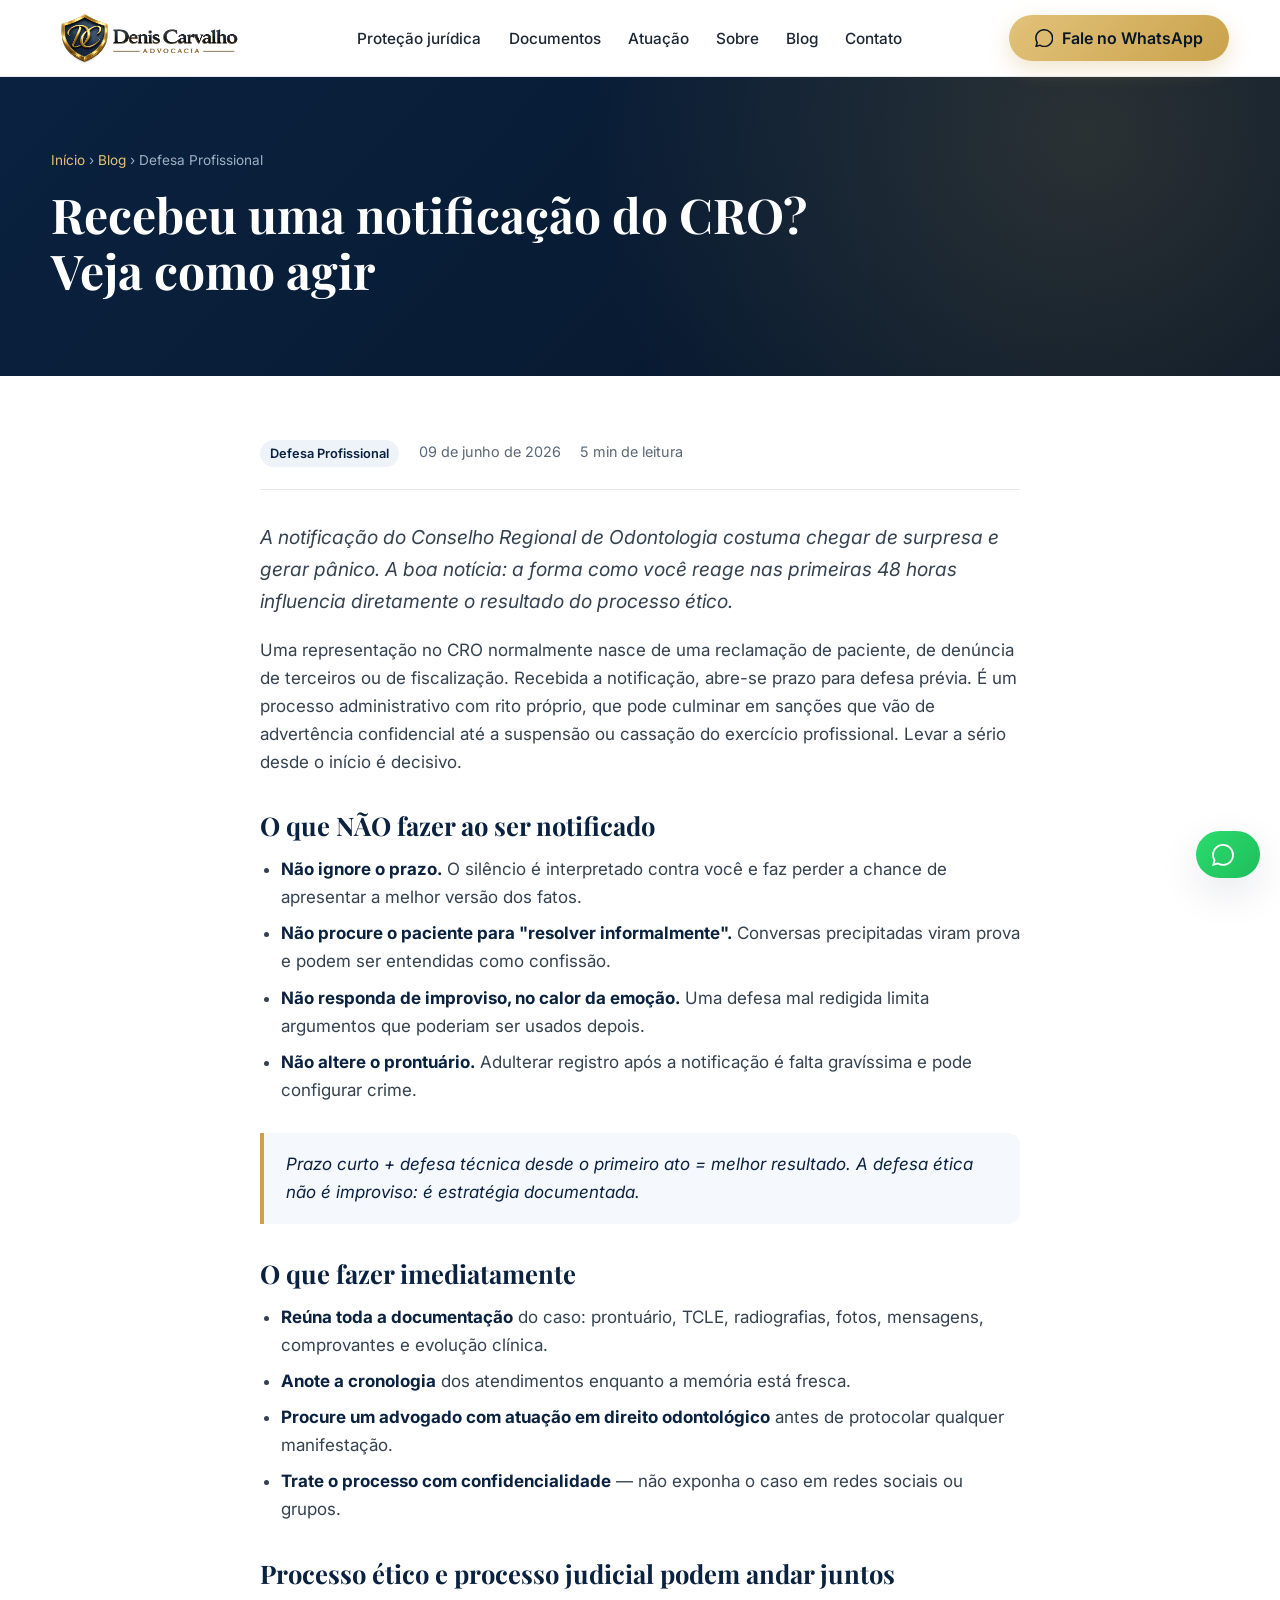
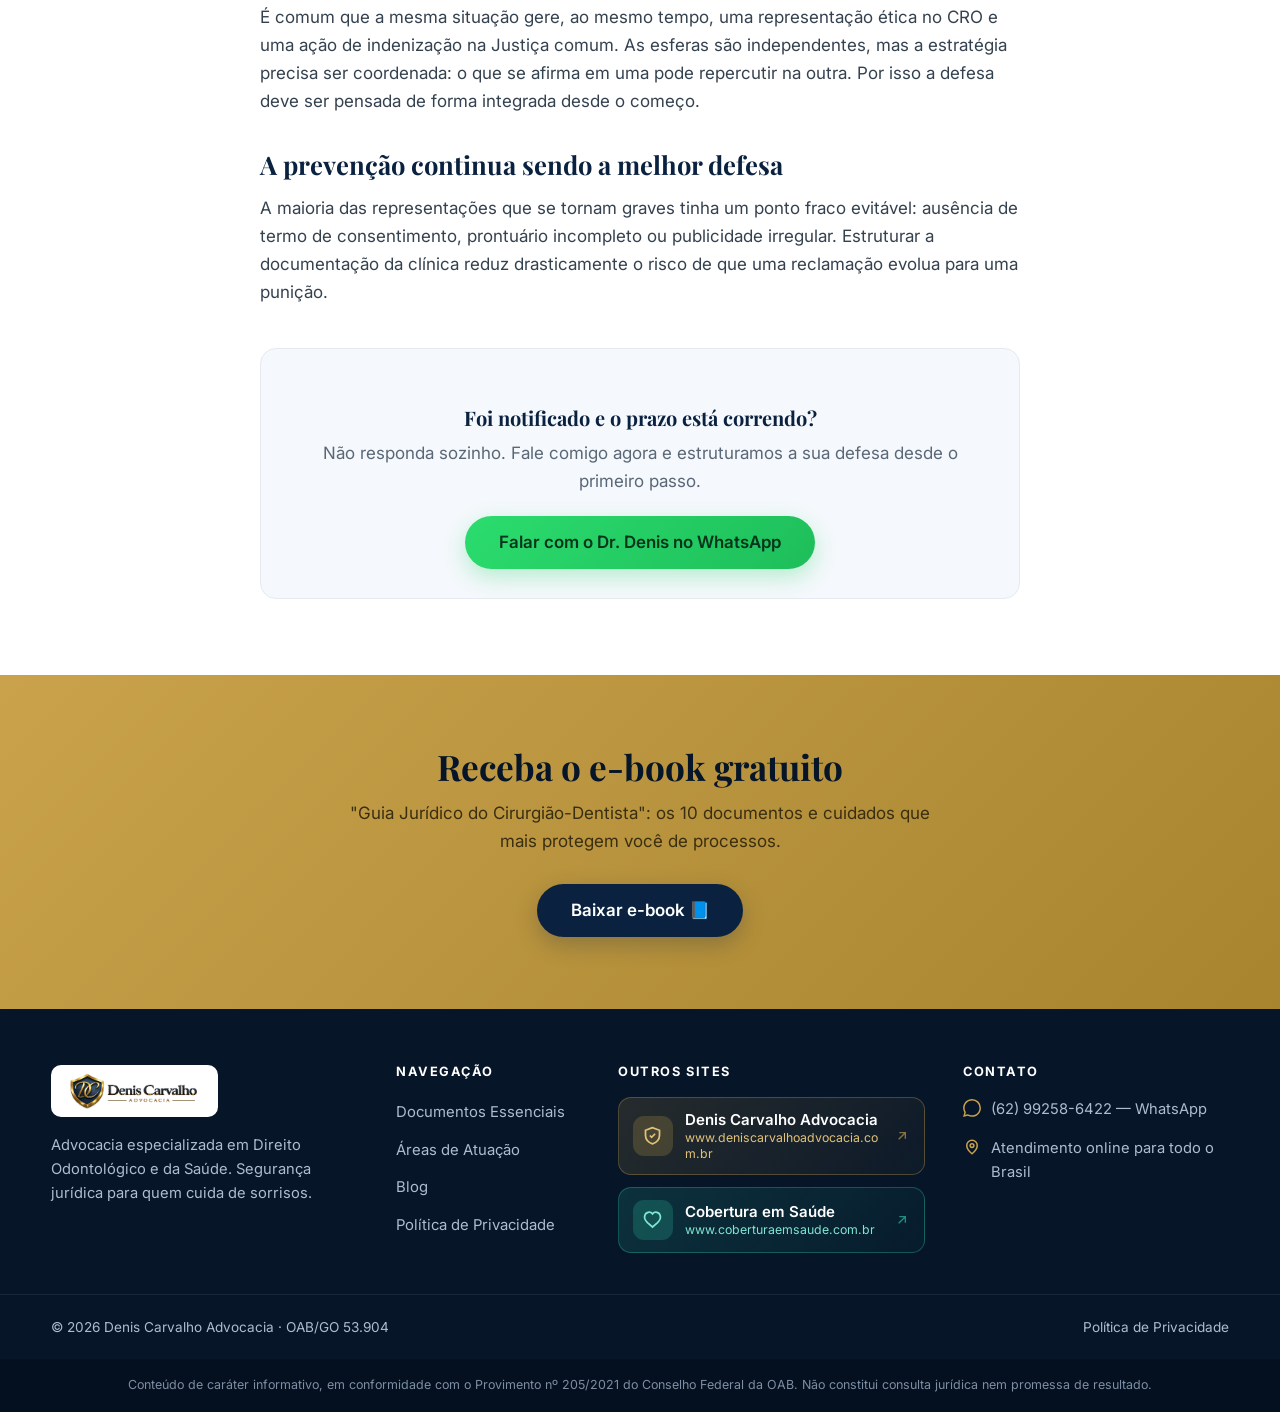
<file: 2026-06-11/files-mentioned-by-the-user-denis/outputs/artigo-defesa-cro.html>
<!DOCTYPE html>
<html lang="pt-BR">
<head>
  <meta charset="UTF-8">
  <meta name="viewport" content="width=device-width, initial-scale=1.0">
  <title>Recebeu uma notificação do CRO? Veja como agir | Advocacia Odontológica</title>
  <meta name="description" content="Fui notificado pelo CRO, e agora? O passo a passo da defesa do cirurgião-dentista em representações éticas: prazos, erros comuns e como reagir desde o primeiro dia.">
  <link rel="canonical" href="https://www.advocaciaodontologica.com.br/artigo-defesa-cro.html">
  <link rel="icon" type="image/png" href="assets/img/favicon.png">
  <meta property="og:type" content="article">
  <meta property="og:title" content="Recebeu uma notificação do CRO? Veja como agir">
  <meta property="og:description" content="O passo a passo da defesa do dentista em representações éticas no Conselho.">
  <meta property="og:image" content="https://www.advocaciaodontologica.com.br/assets/img/og-image.jpg">
  <link rel="preconnect" href="https://fonts.googleapis.com">
  <link rel="preconnect" href="https://fonts.gstatic.com" crossorigin>
  <link href="https://fonts.googleapis.com/css2?family=Playfair+Display:wght@500;600;700;800&family=Inter:wght@400;500;600;700&display=swap" rel="stylesheet">
  <link rel="stylesheet" href="assets/css/styles.css?v=20260619d">
  <script type="application/ld+json">
  {"@context":"https://schema.org","@type":"Article","headline":"Recebeu uma notificação do CRO? Veja como agir","datePublished":"2026-06-09","author":{"@type":"Person","name":"Denis Carvalho dos Santos Vieira"},"publisher":{"@type":"Organization","name":"Advocacia Odontológica — Denis Carvalho"},"mainEntityOfPage":"https://www.advocaciaodontologica.com.br/artigo-defesa-cro.html"}
  </script>
</head>
<body>

  <!-- HEADER -->
  <header class="site-header" id="header">
    <div class="container nav">
      <a href="index.html" class="brand" aria-label="Advocacia Odontológica — Denis Carvalho"><img src="assets/img/logo.png" alt="Denis Carvalho Advocacia — Advocacia Odontológica"></a>
      <nav aria-label="Menu principal">
        <ul class="nav-links" id="navLinks">
          <li><a href="index.html#contexto">Proteção jurídica</a></li>
          <li><a href="index.html#documentos">Documentos</a></li>
          <li><a href="index.html#servicos">Atuação</a></li>
          <li><a href="index.html#sobre">Sobre</a></li>
          <li><a href="blog.html">Blog</a></li>
          <li><a href="index.html#contato">Contato</a></li>
        </ul>
      </nav>
      <div class="nav-cta">
        <a href="https://wa.me/5562992586422?text=Ol%C3%A1%2C%20Dr.%20Denis!%20Fui%20notificado%20pelo%20CRO%20e%20preciso%20de%20ajuda." target="_blank" rel="noopener" class="btn btn-gold"><svg viewBox="0 0 24 24"><path d="M.06 24l1.69-6.16a11.86 11.86 0 01-1.6-5.95C.16 5.32 5.5 0 12.06 0a11.8 11.8 0 018.41 3.49 11.8 11.8 0 013.48 8.41c0 6.55-5.34 11.89-11.89 11.89a11.9 11.9 0 01-5.69-1.45L.06 24zm6.6-3.8c1.68.99 3.28 1.59 5.4 1.59 5.44 0 9.87-4.43 9.88-9.88a9.8 9.8 0 00-2.88-6.99A9.82 9.82 0 0012.06 2c-5.45 0-9.88 4.43-9.88 9.88 0 2.2.64 3.85 1.72 5.58l-.99 3.62 3.75-.88z"/></svg><span class="btn-text">Fale no WhatsApp</span></a>
        <button class="nav-toggle" id="navToggle" aria-label="Abrir menu" aria-controls="navLinks"><span></span><span></span><span></span></button>
      </div>
    </div>
  </header>

  <section class="article-hero">
    <div class="container">
      <div class="crumbs"><a href="index.html">Início</a> › <a href="blog.html">Blog</a> › Defesa Profissional</div>
      <h1>Recebeu uma notificação do CRO? Veja como agir</h1>
    </div>
  </section>

  <article class="article">
    <div class="container article__wrap">
      <div class="article__meta">
        <span class="pill">Defesa Profissional</span>
        <span>09 de junho de 2026</span>
        <span>5 min de leitura</span>
      </div>

      <p class="article__lead">A notificação do Conselho Regional de Odontologia costuma chegar de surpresa e gerar pânico. A boa notícia: a forma como você reage nas primeiras 48 horas influencia diretamente o resultado do processo ético.</p>

      <p>Uma representação no CRO normalmente nasce de uma reclamação de paciente, de denúncia de terceiros ou de fiscalização. Recebida a notificação, abre-se prazo para defesa prévia. É um processo administrativo com rito próprio, que pode culminar em sanções que vão de advertência confidencial até a suspensão ou cassação do exercício profissional. Levar a sério desde o início é decisivo.</p>

      <h2>O que NÃO fazer ao ser notificado</h2>
      <ul>
        <li><strong>Não ignore o prazo.</strong> O silêncio é interpretado contra você e faz perder a chance de apresentar a melhor versão dos fatos.</li>
        <li><strong>Não procure o paciente para "resolver informalmente".</strong> Conversas precipitadas viram prova e podem ser entendidas como confissão.</li>
        <li><strong>Não responda de improviso, no calor da emoção.</strong> Uma defesa mal redigida limita argumentos que poderiam ser usados depois.</li>
        <li><strong>Não altere o prontuário.</strong> Adulterar registro após a notificação é falta gravíssima e pode configurar crime.</li>
      </ul>

      <blockquote>Prazo curto + defesa técnica desde o primeiro ato = melhor resultado. A defesa ética não é improviso: é estratégia documentada.</blockquote>

      <h2>O que fazer imediatamente</h2>
      <ul>
        <li><strong>Reúna toda a documentação</strong> do caso: prontuário, TCLE, radiografias, fotos, mensagens, comprovantes e evolução clínica.</li>
        <li><strong>Anote a cronologia</strong> dos atendimentos enquanto a memória está fresca.</li>
        <li><strong>Procure um advogado com atuação em direito odontológico</strong> antes de protocolar qualquer manifestação.</li>
        <li><strong>Trate o processo com confidencialidade</strong> — não exponha o caso em redes sociais ou grupos.</li>
      </ul>

      <h2>Processo ético e processo judicial podem andar juntos</h2>
      <p>É comum que a mesma situação gere, ao mesmo tempo, uma representação ética no CRO e uma ação de indenização na Justiça comum. As esferas são independentes, mas a estratégia precisa ser coordenada: o que se afirma em uma pode repercutir na outra. Por isso a defesa deve ser pensada de forma integrada desde o começo.</p>

      <h2>A prevenção continua sendo a melhor defesa</h2>
      <p>A maioria das representações que se tornam graves tinha um ponto fraco evitável: ausência de termo de consentimento, prontuário incompleto ou publicidade irregular. Estruturar a documentação da clínica reduz drasticamente o risco de que uma reclamação evolua para uma punição.</p>

      <div class="article__cta">
        <h3>Foi notificado e o prazo está correndo?</h3>
        <p>Não responda sozinho. Fale comigo agora e estruturamos a sua defesa desde o primeiro passo.</p>
        <a href="https://wa.me/5562992586422?text=Ol%C3%A1%2C%20Dr.%20Denis!%20Fui%20notificado%20pelo%20CRO%20e%20preciso%20de%20orienta%C3%A7%C3%A3o%20urgente." target="_blank" rel="noopener" class="btn btn-whatsapp btn-lg">Falar com o Dr. Denis no WhatsApp</a>
      </div>
    </div>
  </article>

  <section class="cta-band">
    <div class="container">
      <h2>Receba o e-book gratuito</h2>
      <p>"Guia Jurídico do Cirurgião-Dentista": os 10 documentos e cuidados que mais protegem você de processos.</p>
      <a href="index.html#ebook" class="btn btn-navy btn-lg">Baixar e-book 📘</a>
    </div>
  </section>

  <footer class="footer">
    <div class="container">
      <div class="grid">
        <div class="f-brand">
          <img src="assets/img/logo.png" alt="Denis Carvalho Advocacia">
          <p>Advocacia especializada em Direito Odontológico e da Saúde. Segurança jurídica para quem cuida de sorrisos.</p>
        </div>
        <div>
          <h4>Navegação</h4>
          <ul><li><a href="index.html#documentos">Documentos Essenciais</a></li><li><a href="index.html#servicos">Áreas de Atuação</a></li><li><a href="blog.html">Blog</a></li><li><a href="privacidade.html">Política de Privacidade</a></li></ul>
        </div>
        <div>
          <h4>Outros sites</h4>
          <div class="f-sites">
            <a href="https://www.deniscarvalhoadvocacia.com.br" target="_blank" rel="noopener" class="f-site-card">
              <span class="f-site-ic"><svg viewBox="0 0 24 24" fill="none" stroke="currentColor" stroke-width="2"><path d="M12 3 4 6v6c0 4.4 3.4 8.5 8 9.5 4.6-1 8-5.1 8-9.5V6l-8-3Z"/><path d="m9 12 2 2 4-4"/></svg></span>
              <span class="f-site-txt"><span class="f-site-nm">Denis Carvalho Advocacia</span><span class="f-site-url">www.deniscarvalhoadvocacia.com.br</span></span>
              <svg class="f-site-go" viewBox="0 0 24 24" fill="none" stroke="currentColor" stroke-width="2"><path d="M7 17 17 7M8 7h9v9"/></svg>
            </a>
            <a href="https://www.coberturaemsaude.com.br" target="_blank" rel="noopener" class="f-site-card f-site-card--health">
              <span class="f-site-ic"><svg viewBox="0 0 24 24" fill="none" stroke="currentColor" stroke-width="2"><path d="M20.8 7.6a5 5 0 0 0-8.8-2 5 5 0 0 0-8.8 2c-1 3 1 6 3 8l5.8 5 5.8-5c2-2 4-5 3-8Z"/></svg></span>
              <span class="f-site-txt"><span class="f-site-nm">Cobertura em Saúde</span><span class="f-site-url">www.coberturaemsaude.com.br</span></span>
              <svg class="f-site-go" viewBox="0 0 24 24" fill="none" stroke="currentColor" stroke-width="2"><path d="M7 17 17 7M8 7h9v9"/></svg>
            </a>
          </div>
        </div>
        <div class="f-contact">
          <h4>Contato</h4>
          <div class="fc"><svg viewBox="0 0 24 24" fill="currentColor"><path d="M.06 24l1.69-6.16a11.86 11.86 0 01-1.6-5.95C.16 5.32 5.5 0 12.06 0a11.8 11.8 0 018.41 3.49 11.8 11.8 0 013.48 8.41c0 6.55-5.34 11.89-11.89 11.89a11.9 11.9 0 01-5.69-1.45L.06 24zm6.6-3.8c1.68.99 3.28 1.59 5.4 1.59 5.44 0 9.87-4.43 9.88-9.88a9.8 9.8 0 00-2.88-6.99A9.82 9.82 0 0012.06 2c-5.45 0-9.88 4.43-9.88 9.88 0 2.2.64 3.85 1.72 5.58l-.99 3.62 3.75-.88z"/></svg><div><a href="https://wa.me/5562992586422" target="_blank" rel="noopener">(62) 99258-6422</a> — WhatsApp</div></div>
          <div class="fc"><svg viewBox="0 0 24 24" fill="none" stroke="currentColor" stroke-width="2"><path d="M12 21s-7-5.6-7-11a7 7 0 0114 0c0 5.4-7 11-7 11z"/><circle cx="12" cy="10" r="2.5"/></svg><div>Atendimento online para todo o Brasil</div></div>
        </div>
      </div>
    </div>
    <div class="footer-bottom"><div class="container"><span>© <span class="js-year">2026</span> Denis Carvalho Advocacia · OAB/GO 53.904</span><span><a href="privacidade.html">Política de Privacidade</a></span></div></div>
    <div class="disclaimer"><div class="container">Conteúdo de caráter informativo, em conformidade com o Provimento nº 205/2021 do Conselho Federal da OAB. Não constitui consulta jurídica nem promessa de resultado.</div></div>
  </footer>

  <div class="fab-stack">
    <button class="fab-totop" id="toTop" aria-label="Voltar ao topo"><svg viewBox="0 0 24 24" fill="none" stroke="currentColor" stroke-width="2.5"><path d="M18 15l-6-6-6 6"/></svg></button>
    <a href="https://wa.me/5562992586422?text=Ol%C3%A1%2C%20Dr.%20Denis!%20Vim%20pelo%20blog%20e%20gostaria%20de%20uma%20orienta%C3%A7%C3%A3o." target="_blank" rel="noopener" class="fab fab-whats" aria-label="Fale no WhatsApp"><svg viewBox="0 0 24 24" fill="currentColor"><path d="M.06 24l1.69-6.16a11.86 11.86 0 01-1.6-5.95C.16 5.32 5.5 0 12.06 0a11.8 11.8 0 018.41 3.49 11.8 11.8 0 013.48 8.41c0 6.55-5.34 11.89-11.89 11.89a11.9 11.9 0 01-5.69-1.45L.06 24zm6.6-3.8c1.68.99 3.28 1.59 5.4 1.59 5.44 0 9.87-4.43 9.88-9.88a9.8 9.8 0 00-2.88-6.99A9.82 9.82 0 0012.06 2c-5.45 0-9.88 4.43-9.88 9.88 0 2.2.64 3.85 1.72 5.58l-.99 3.62 3.75-.88z"/></svg><span class="fab-label">Fale comigo no WhatsApp</span></a>
  </div>

  <script src="assets/js/main.js?v=20260619d" defer></script>
</body>
</html>
</file>
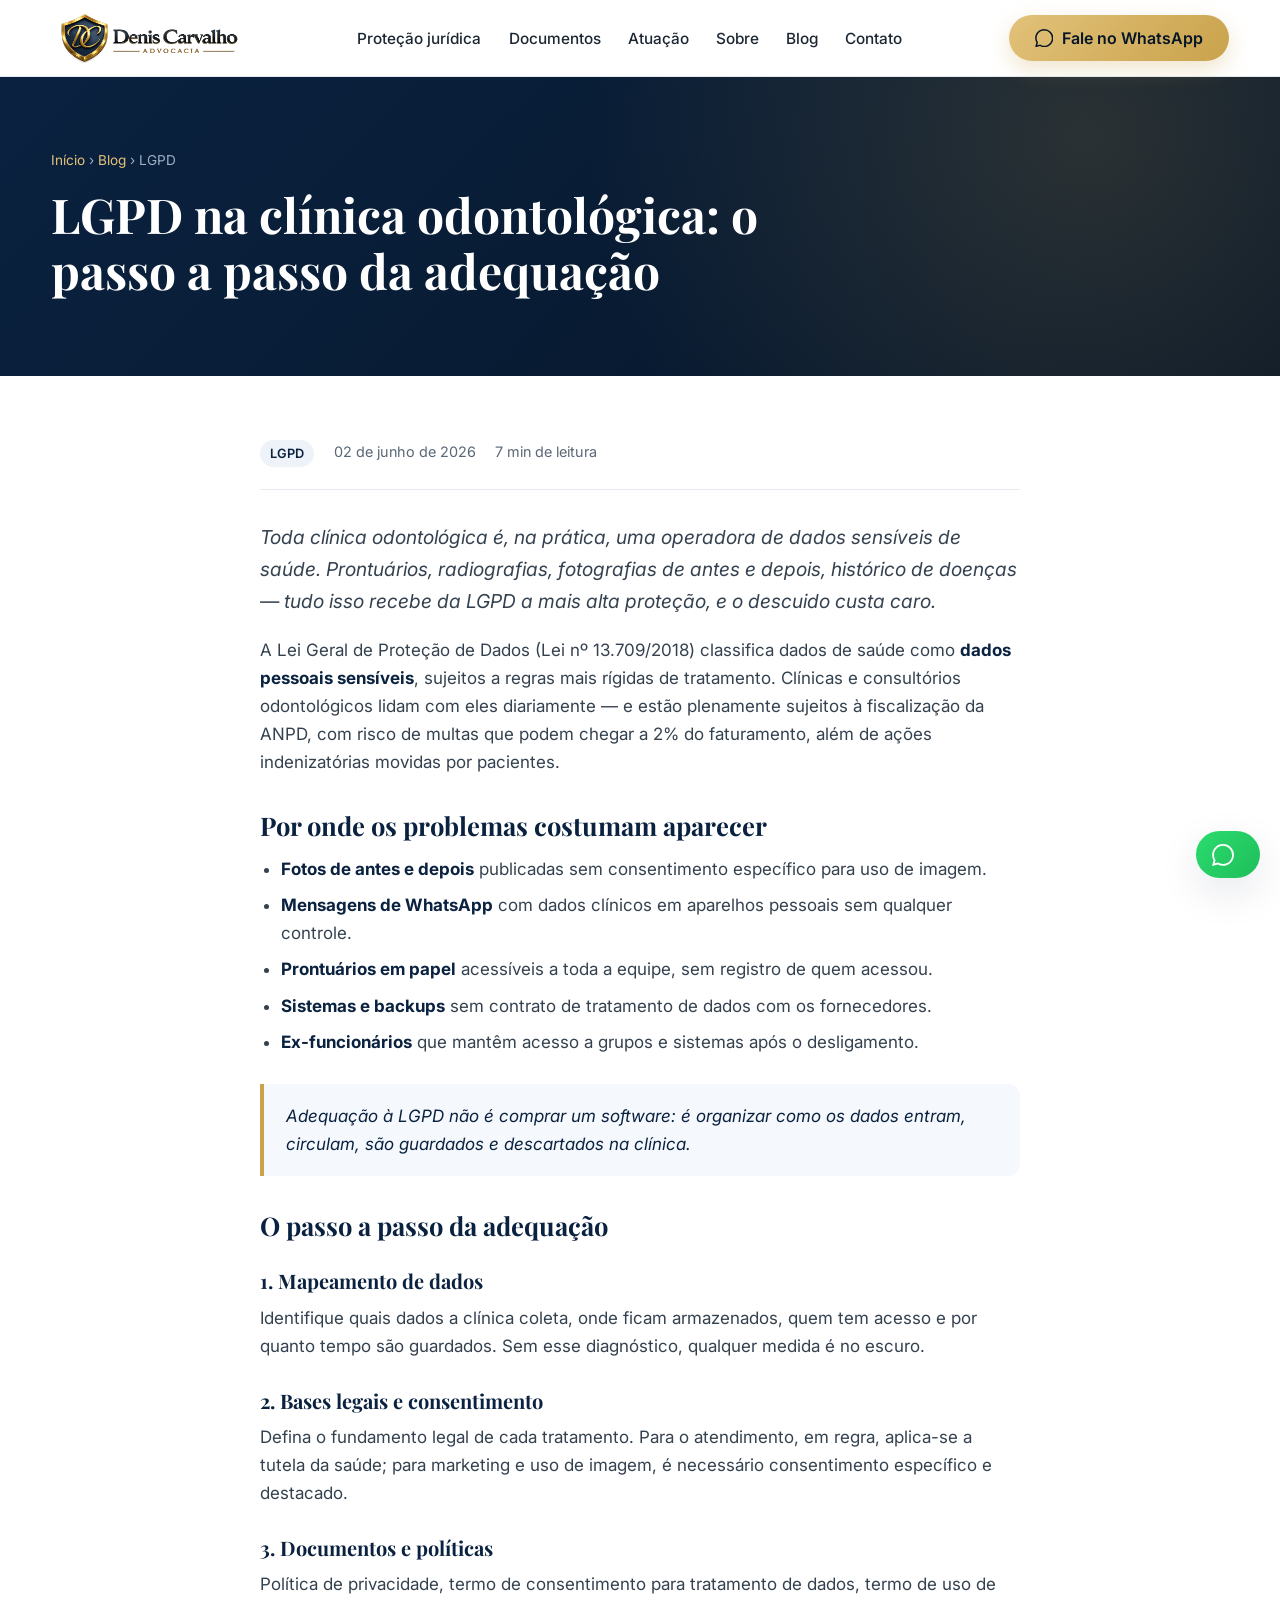
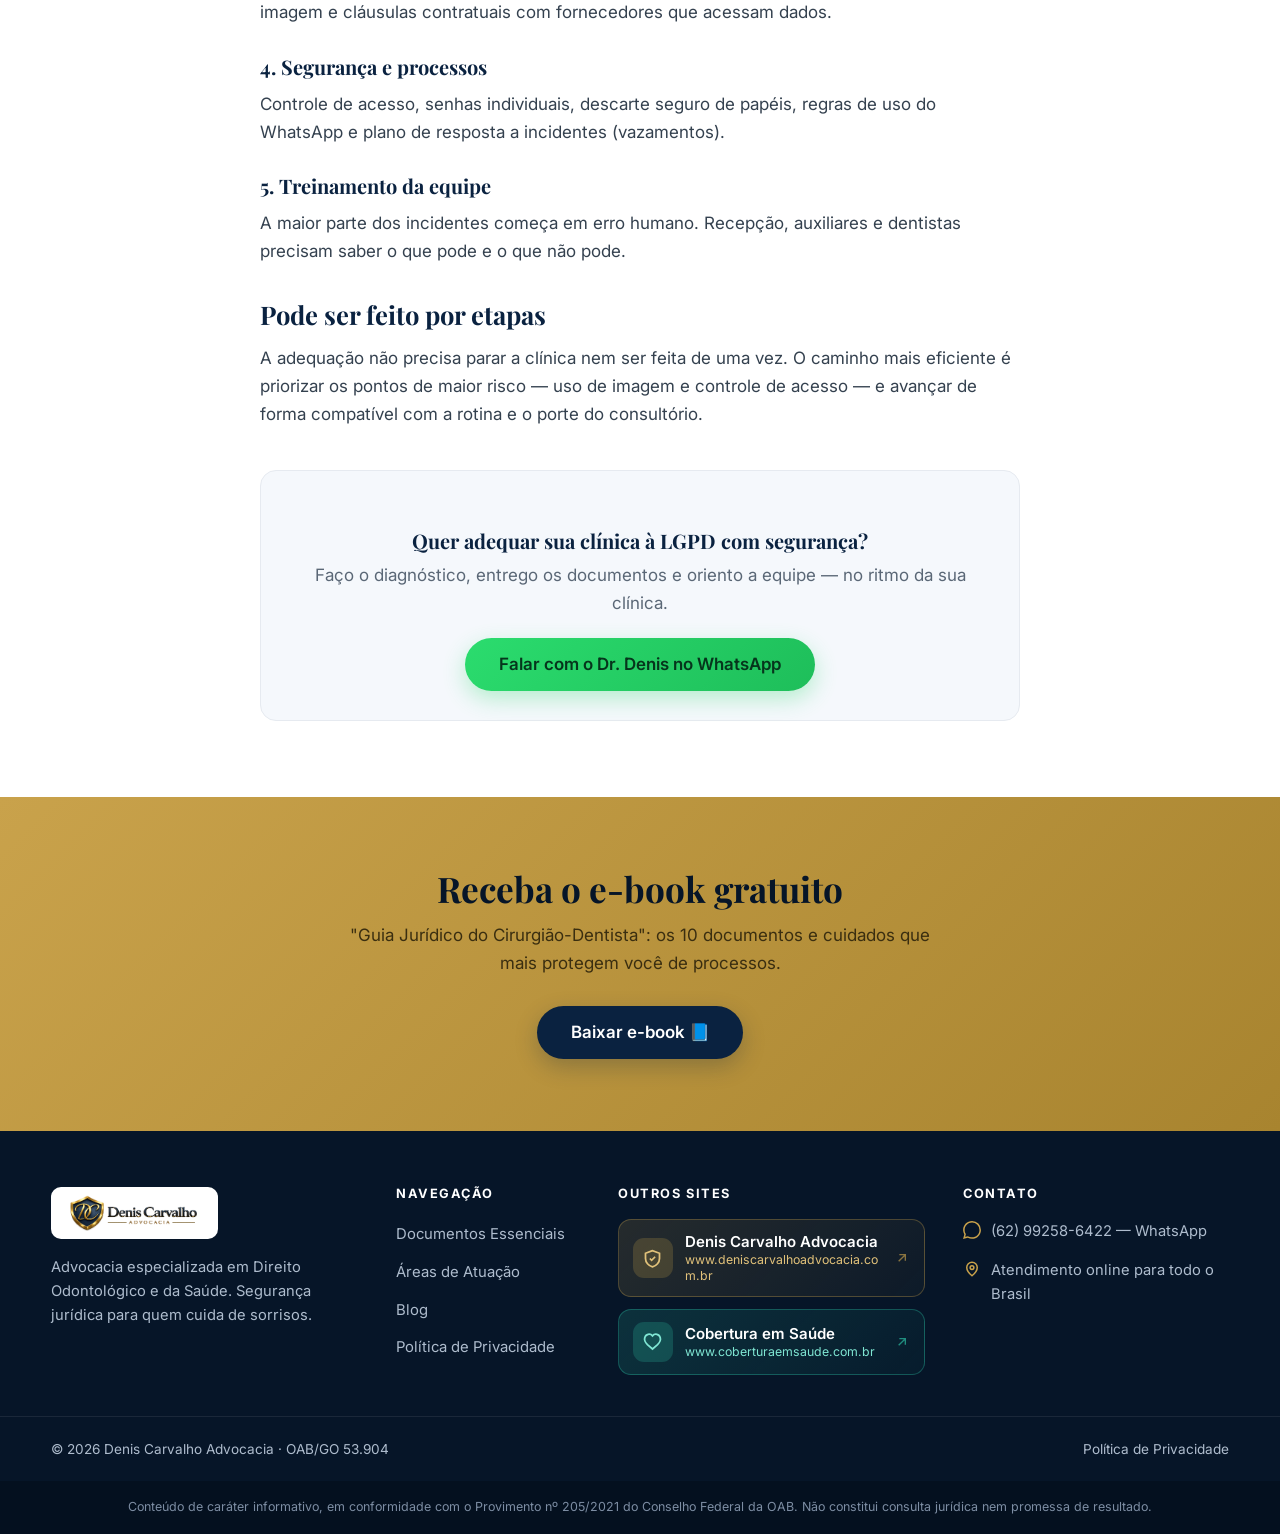
<file: 2026-06-11/files-mentioned-by-the-user-denis/outputs/artigo-lgpd-clinica.html>
<!DOCTYPE html>
<html lang="pt-BR">
<head>
  <meta charset="UTF-8">
  <meta name="viewport" content="width=device-width, initial-scale=1.0">
  <title>LGPD na clínica odontológica: o passo a passo da adequação | Advocacia Odontológica</title>
  <meta name="description" content="Prontuários, radiografias e fotos clínicas são dados sensíveis. Veja o passo a passo para adequar sua clínica odontológica à LGPD e evitar multas da ANPD.">
  <link rel="canonical" href="https://www.advocaciaodontologica.com.br/artigo-lgpd-clinica.html">
  <link rel="icon" type="image/png" href="assets/img/favicon.png">
  <meta property="og:type" content="article">
  <meta property="og:title" content="LGPD na clínica odontológica: o passo a passo da adequação">
  <meta property="og:description" content="Como adequar a clínica odontológica à LGPD e evitar sanções da ANPD.">
  <meta property="og:image" content="https://www.advocaciaodontologica.com.br/assets/img/og-image.jpg">
  <link rel="preconnect" href="https://fonts.googleapis.com">
  <link rel="preconnect" href="https://fonts.gstatic.com" crossorigin>
  <link href="https://fonts.googleapis.com/css2?family=Playfair+Display:wght@500;600;700;800&family=Inter:wght@400;500;600;700&display=swap" rel="stylesheet">
  <link rel="stylesheet" href="assets/css/styles.css?v=20260619d">
  <script type="application/ld+json">
  {"@context":"https://schema.org","@type":"Article","headline":"LGPD na clínica odontológica: o passo a passo da adequação","datePublished":"2026-06-02","author":{"@type":"Person","name":"Denis Carvalho dos Santos Vieira"},"publisher":{"@type":"Organization","name":"Advocacia Odontológica — Denis Carvalho"},"mainEntityOfPage":"https://www.advocaciaodontologica.com.br/artigo-lgpd-clinica.html"}
  </script>
</head>
<body>

  <!-- HEADER -->
  <header class="site-header" id="header">
    <div class="container nav">
      <a href="index.html" class="brand" aria-label="Advocacia Odontológica — Denis Carvalho"><img src="assets/img/logo.png" alt="Denis Carvalho Advocacia — Advocacia Odontológica"></a>
      <nav aria-label="Menu principal">
        <ul class="nav-links" id="navLinks">
          <li><a href="index.html#contexto">Proteção jurídica</a></li>
          <li><a href="index.html#documentos">Documentos</a></li>
          <li><a href="index.html#servicos">Atuação</a></li>
          <li><a href="index.html#sobre">Sobre</a></li>
          <li><a href="blog.html">Blog</a></li>
          <li><a href="index.html#contato">Contato</a></li>
        </ul>
      </nav>
      <div class="nav-cta">
        <a href="https://wa.me/5562992586422?text=Ol%C3%A1%2C%20Dr.%20Denis!%20Quero%20adequar%20minha%20cl%C3%ADnica%20%C3%A0%20LGPD." target="_blank" rel="noopener" class="btn btn-gold"><svg viewBox="0 0 24 24"><path d="M.06 24l1.69-6.16a11.86 11.86 0 01-1.6-5.95C.16 5.32 5.5 0 12.06 0a11.8 11.8 0 018.41 3.49 11.8 11.8 0 013.48 8.41c0 6.55-5.34 11.89-11.89 11.89a11.9 11.9 0 01-5.69-1.45L.06 24zm6.6-3.8c1.68.99 3.28 1.59 5.4 1.59 5.44 0 9.87-4.43 9.88-9.88a9.8 9.8 0 00-2.88-6.99A9.82 9.82 0 0012.06 2c-5.45 0-9.88 4.43-9.88 9.88 0 2.2.64 3.85 1.72 5.58l-.99 3.62 3.75-.88z"/></svg><span class="btn-text">Fale no WhatsApp</span></a>
        <button class="nav-toggle" id="navToggle" aria-label="Abrir menu" aria-controls="navLinks"><span></span><span></span><span></span></button>
      </div>
    </div>
  </header>

  <section class="article-hero">
    <div class="container">
      <div class="crumbs"><a href="index.html">Início</a> › <a href="blog.html">Blog</a> › LGPD</div>
      <h1>LGPD na clínica odontológica: o passo a passo da adequação</h1>
    </div>
  </section>

  <article class="article">
    <div class="container article__wrap">
      <div class="article__meta">
        <span class="pill">LGPD</span>
        <span>02 de junho de 2026</span>
        <span>7 min de leitura</span>
      </div>

      <p class="article__lead">Toda clínica odontológica é, na prática, uma operadora de dados sensíveis de saúde. Prontuários, radiografias, fotografias de antes e depois, histórico de doenças — tudo isso recebe da LGPD a mais alta proteção, e o descuido custa caro.</p>

      <p>A Lei Geral de Proteção de Dados (Lei nº 13.709/2018) classifica dados de saúde como <strong>dados pessoais sensíveis</strong>, sujeitos a regras mais rígidas de tratamento. Clínicas e consultórios odontológicos lidam com eles diariamente — e estão plenamente sujeitos à fiscalização da ANPD, com risco de multas que podem chegar a 2% do faturamento, além de ações indenizatórias movidas por pacientes.</p>

      <h2>Por onde os problemas costumam aparecer</h2>
      <ul>
        <li><strong>Fotos de antes e depois</strong> publicadas sem consentimento específico para uso de imagem.</li>
        <li><strong>Mensagens de WhatsApp</strong> com dados clínicos em aparelhos pessoais sem qualquer controle.</li>
        <li><strong>Prontuários em papel</strong> acessíveis a toda a equipe, sem registro de quem acessou.</li>
        <li><strong>Sistemas e backups</strong> sem contrato de tratamento de dados com os fornecedores.</li>
        <li><strong>Ex-funcionários</strong> que mantêm acesso a grupos e sistemas após o desligamento.</li>
      </ul>

      <blockquote>Adequação à LGPD não é comprar um software: é organizar como os dados entram, circulam, são guardados e descartados na clínica.</blockquote>

      <h2>O passo a passo da adequação</h2>
      <h3>1. Mapeamento de dados</h3>
      <p>Identifique quais dados a clínica coleta, onde ficam armazenados, quem tem acesso e por quanto tempo são guardados. Sem esse diagnóstico, qualquer medida é no escuro.</p>
      <h3>2. Bases legais e consentimento</h3>
      <p>Defina o fundamento legal de cada tratamento. Para o atendimento, em regra, aplica-se a tutela da saúde; para marketing e uso de imagem, é necessário consentimento específico e destacado.</p>
      <h3>3. Documentos e políticas</h3>
      <p>Política de privacidade, termo de consentimento para tratamento de dados, termo de uso de imagem e cláusulas contratuais com fornecedores que acessam dados.</p>
      <h3>4. Segurança e processos</h3>
      <p>Controle de acesso, senhas individuais, descarte seguro de papéis, regras de uso do WhatsApp e plano de resposta a incidentes (vazamentos).</p>
      <h3>5. Treinamento da equipe</h3>
      <p>A maior parte dos incidentes começa em erro humano. Recepção, auxiliares e dentistas precisam saber o que pode e o que não pode.</p>

      <h2>Pode ser feito por etapas</h2>
      <p>A adequação não precisa parar a clínica nem ser feita de uma vez. O caminho mais eficiente é priorizar os pontos de maior risco — uso de imagem e controle de acesso — e avançar de forma compatível com a rotina e o porte do consultório.</p>

      <div class="article__cta">
        <h3>Quer adequar sua clínica à LGPD com segurança?</h3>
        <p>Faço o diagnóstico, entrego os documentos e oriento a equipe — no ritmo da sua clínica.</p>
        <a href="https://wa.me/5562992586422?text=Ol%C3%A1%2C%20Dr.%20Denis!%20Quero%20adequar%20minha%20cl%C3%ADnica%20%C3%A0%20LGPD%20e%20gostaria%20de%20orienta%C3%A7%C3%A3o." target="_blank" rel="noopener" class="btn btn-whatsapp btn-lg">Falar com o Dr. Denis no WhatsApp</a>
      </div>
    </div>
  </article>

  <section class="cta-band">
    <div class="container">
      <h2>Receba o e-book gratuito</h2>
      <p>"Guia Jurídico do Cirurgião-Dentista": os 10 documentos e cuidados que mais protegem você de processos.</p>
      <a href="index.html#ebook" class="btn btn-navy btn-lg">Baixar e-book 📘</a>
    </div>
  </section>

  <footer class="footer">
    <div class="container">
      <div class="grid">
        <div class="f-brand">
          <img src="assets/img/logo.png" alt="Denis Carvalho Advocacia">
          <p>Advocacia especializada em Direito Odontológico e da Saúde. Segurança jurídica para quem cuida de sorrisos.</p>
        </div>
        <div>
          <h4>Navegação</h4>
          <ul><li><a href="index.html#documentos">Documentos Essenciais</a></li><li><a href="index.html#servicos">Áreas de Atuação</a></li><li><a href="blog.html">Blog</a></li><li><a href="privacidade.html">Política de Privacidade</a></li></ul>
        </div>
        <div>
          <h4>Outros sites</h4>
          <div class="f-sites">
            <a href="https://www.deniscarvalhoadvocacia.com.br" target="_blank" rel="noopener" class="f-site-card">
              <span class="f-site-ic"><svg viewBox="0 0 24 24" fill="none" stroke="currentColor" stroke-width="2"><path d="M12 3 4 6v6c0 4.4 3.4 8.5 8 9.5 4.6-1 8-5.1 8-9.5V6l-8-3Z"/><path d="m9 12 2 2 4-4"/></svg></span>
              <span class="f-site-txt"><span class="f-site-nm">Denis Carvalho Advocacia</span><span class="f-site-url">www.deniscarvalhoadvocacia.com.br</span></span>
              <svg class="f-site-go" viewBox="0 0 24 24" fill="none" stroke="currentColor" stroke-width="2"><path d="M7 17 17 7M8 7h9v9"/></svg>
            </a>
            <a href="https://www.coberturaemsaude.com.br" target="_blank" rel="noopener" class="f-site-card f-site-card--health">
              <span class="f-site-ic"><svg viewBox="0 0 24 24" fill="none" stroke="currentColor" stroke-width="2"><path d="M20.8 7.6a5 5 0 0 0-8.8-2 5 5 0 0 0-8.8 2c-1 3 1 6 3 8l5.8 5 5.8-5c2-2 4-5 3-8Z"/></svg></span>
              <span class="f-site-txt"><span class="f-site-nm">Cobertura em Saúde</span><span class="f-site-url">www.coberturaemsaude.com.br</span></span>
              <svg class="f-site-go" viewBox="0 0 24 24" fill="none" stroke="currentColor" stroke-width="2"><path d="M7 17 17 7M8 7h9v9"/></svg>
            </a>
          </div>
        </div>
        <div class="f-contact">
          <h4>Contato</h4>
          <div class="fc"><svg viewBox="0 0 24 24" fill="currentColor"><path d="M.06 24l1.69-6.16a11.86 11.86 0 01-1.6-5.95C.16 5.32 5.5 0 12.06 0a11.8 11.8 0 018.41 3.49 11.8 11.8 0 013.48 8.41c0 6.55-5.34 11.89-11.89 11.89a11.9 11.9 0 01-5.69-1.45L.06 24zm6.6-3.8c1.68.99 3.28 1.59 5.4 1.59 5.44 0 9.87-4.43 9.88-9.88a9.8 9.8 0 00-2.88-6.99A9.82 9.82 0 0012.06 2c-5.45 0-9.88 4.43-9.88 9.88 0 2.2.64 3.85 1.72 5.58l-.99 3.62 3.75-.88z"/></svg><div><a href="https://wa.me/5562992586422" target="_blank" rel="noopener">(62) 99258-6422</a> — WhatsApp</div></div>
          <div class="fc"><svg viewBox="0 0 24 24" fill="none" stroke="currentColor" stroke-width="2"><path d="M12 21s-7-5.6-7-11a7 7 0 0114 0c0 5.4-7 11-7 11z"/><circle cx="12" cy="10" r="2.5"/></svg><div>Atendimento online para todo o Brasil</div></div>
        </div>
      </div>
    </div>
    <div class="footer-bottom"><div class="container"><span>© <span class="js-year">2026</span> Denis Carvalho Advocacia · OAB/GO 53.904</span><span><a href="privacidade.html">Política de Privacidade</a></span></div></div>
    <div class="disclaimer"><div class="container">Conteúdo de caráter informativo, em conformidade com o Provimento nº 205/2021 do Conselho Federal da OAB. Não constitui consulta jurídica nem promessa de resultado.</div></div>
  </footer>

  <div class="fab-stack">
    <button class="fab-totop" id="toTop" aria-label="Voltar ao topo"><svg viewBox="0 0 24 24" fill="none" stroke="currentColor" stroke-width="2.5"><path d="M18 15l-6-6-6 6"/></svg></button>
    <a href="https://wa.me/5562992586422?text=Ol%C3%A1%2C%20Dr.%20Denis!%20Vim%20pelo%20blog%20e%20gostaria%20de%20uma%20orienta%C3%A7%C3%A3o." target="_blank" rel="noopener" class="fab fab-whats" aria-label="Fale no WhatsApp"><svg viewBox="0 0 24 24" fill="currentColor"><path d="M.06 24l1.69-6.16a11.86 11.86 0 01-1.6-5.95C.16 5.32 5.5 0 12.06 0a11.8 11.8 0 018.41 3.49 11.8 11.8 0 013.48 8.41c0 6.55-5.34 11.89-11.89 11.89a11.9 11.9 0 01-5.69-1.45L.06 24zm6.6-3.8c1.68.99 3.28 1.59 5.4 1.59 5.44 0 9.87-4.43 9.88-9.88a9.8 9.8 0 00-2.88-6.99A9.82 9.82 0 0012.06 2c-5.45 0-9.88 4.43-9.88 9.88 0 2.2.64 3.85 1.72 5.58l-.99 3.62 3.75-.88z"/></svg><span class="fab-label">Fale comigo no WhatsApp</span></a>
  </div>

  <script src="assets/js/main.js?v=20260619d" defer></script>
</body>
</html>
</file>
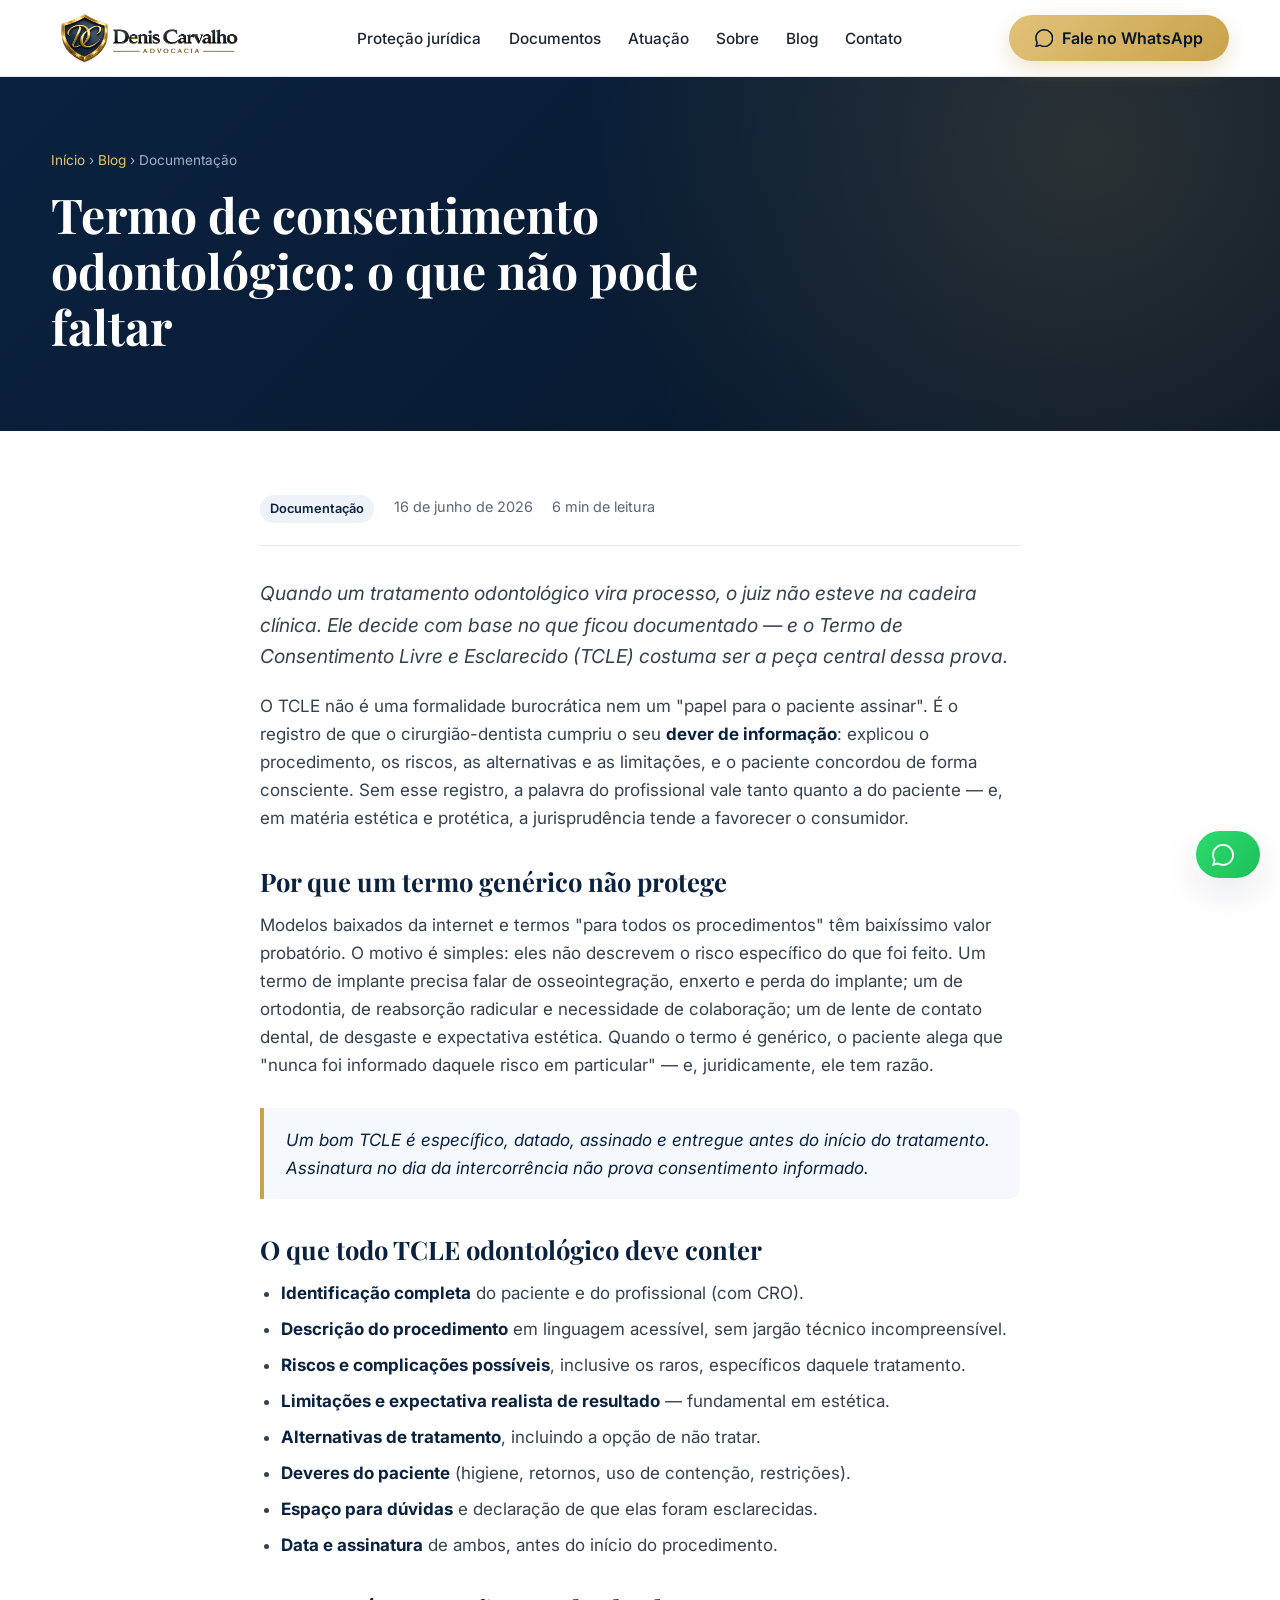
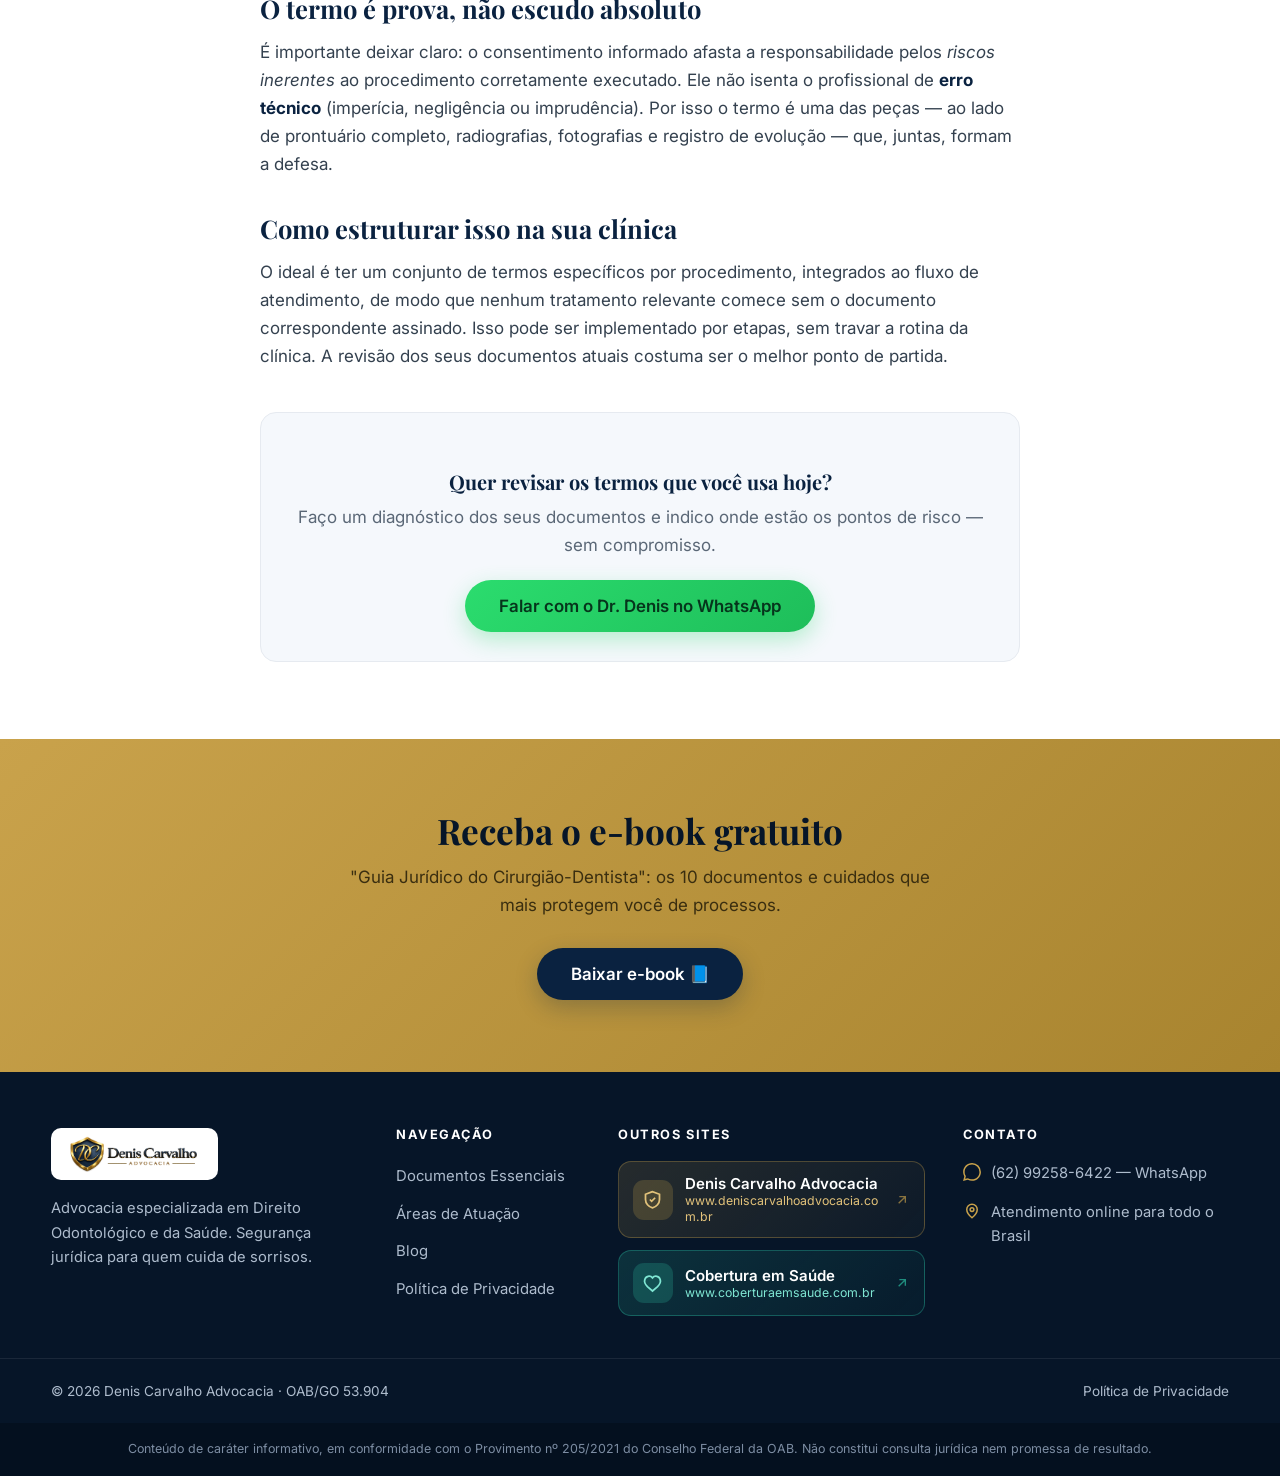
<file: 2026-06-11/files-mentioned-by-the-user-denis/outputs/artigo-tcle-odontologia.html>
<!DOCTYPE html>
<html lang="pt-BR">
<head>
  <meta charset="UTF-8">
  <meta name="viewport" content="width=device-width, initial-scale=1.0">
  <title>Termo de consentimento odontológico: o que não pode faltar | Advocacia Odontológica</title>
  <meta name="description" content="O TCLE é a principal prova de defesa do cirurgião-dentista. Saiba quais elementos tornam um termo de consentimento odontológico realmente válido e seguro.">
  <link rel="canonical" href="https://www.advocaciaodontologica.com.br/artigo-tcle-odontologia.html">
  <link rel="icon" type="image/png" href="assets/img/favicon.png">
  <meta property="og:type" content="article">
  <meta property="og:title" content="Termo de consentimento odontológico: o que não pode faltar">
  <meta property="og:description" content="Os elementos que tornam um TCLE odontológico realmente válido e capaz de proteger o dentista.">
  <meta property="og:image" content="https://www.advocaciaodontologica.com.br/assets/img/og-image.jpg">
  <link rel="preconnect" href="https://fonts.googleapis.com">
  <link rel="preconnect" href="https://fonts.gstatic.com" crossorigin>
  <link href="https://fonts.googleapis.com/css2?family=Playfair+Display:wght@500;600;700;800&family=Inter:wght@400;500;600;700&display=swap" rel="stylesheet">
  <link rel="stylesheet" href="assets/css/styles.css?v=20260619d">
  <script type="application/ld+json">
  {"@context":"https://schema.org","@type":"Article","headline":"Termo de consentimento odontológico: o que não pode faltar","datePublished":"2026-06-16","author":{"@type":"Person","name":"Denis Carvalho dos Santos Vieira"},"publisher":{"@type":"Organization","name":"Advocacia Odontológica — Denis Carvalho"},"mainEntityOfPage":"https://www.advocaciaodontologica.com.br/artigo-tcle-odontologia.html"}
  </script>
</head>
<body>

  <!-- HEADER -->
  <header class="site-header" id="header">
    <div class="container nav">
      <a href="index.html" class="brand" aria-label="Advocacia Odontológica — Denis Carvalho"><img src="assets/img/logo.png" alt="Denis Carvalho Advocacia — Advocacia Odontológica"></a>
      <nav aria-label="Menu principal">
        <ul class="nav-links" id="navLinks">
          <li><a href="index.html#contexto">Proteção jurídica</a></li>
          <li><a href="index.html#documentos">Documentos</a></li>
          <li><a href="index.html#servicos">Atuação</a></li>
          <li><a href="index.html#sobre">Sobre</a></li>
          <li><a href="blog.html">Blog</a></li>
          <li><a href="index.html#contato">Contato</a></li>
        </ul>
      </nav>
      <div class="nav-cta">
        <a href="https://wa.me/5562992586422?text=Ol%C3%A1%2C%20Dr.%20Denis!%20Li%20o%20artigo%20sobre%20TCLE%20e%20gostaria%20de%20orienta%C3%A7%C3%A3o." target="_blank" rel="noopener" class="btn btn-gold"><svg viewBox="0 0 24 24"><path d="M.06 24l1.69-6.16a11.86 11.86 0 01-1.6-5.95C.16 5.32 5.5 0 12.06 0a11.8 11.8 0 018.41 3.49 11.8 11.8 0 013.48 8.41c0 6.55-5.34 11.89-11.89 11.89a11.9 11.9 0 01-5.69-1.45L.06 24zm6.6-3.8c1.68.99 3.28 1.59 5.4 1.59 5.44 0 9.87-4.43 9.88-9.88a9.8 9.8 0 00-2.88-6.99A9.82 9.82 0 0012.06 2c-5.45 0-9.88 4.43-9.88 9.88 0 2.2.64 3.85 1.72 5.58l-.99 3.62 3.75-.88z"/></svg><span class="btn-text">Fale no WhatsApp</span></a>
        <button class="nav-toggle" id="navToggle" aria-label="Abrir menu" aria-controls="navLinks"><span></span><span></span><span></span></button>
      </div>
    </div>
  </header>

  <!-- ARTICLE HERO -->
  <section class="article-hero">
    <div class="container">
      <div class="crumbs"><a href="index.html">Início</a> › <a href="blog.html">Blog</a> › Documentação</div>
      <h1>Termo de consentimento odontológico: o que não pode faltar</h1>
    </div>
  </section>

  <!-- ARTICLE -->
  <article class="article">
    <div class="container article__wrap">
      <div class="article__meta">
        <span class="pill">Documentação</span>
        <span>16 de junho de 2026</span>
        <span>6 min de leitura</span>
      </div>

      <p class="article__lead">Quando um tratamento odontológico vira processo, o juiz não esteve na cadeira clínica. Ele decide com base no que ficou documentado — e o Termo de Consentimento Livre e Esclarecido (TCLE) costuma ser a peça central dessa prova.</p>

      <p>O TCLE não é uma formalidade burocrática nem um "papel para o paciente assinar". É o registro de que o cirurgião-dentista cumpriu o seu <strong>dever de informação</strong>: explicou o procedimento, os riscos, as alternativas e as limitações, e o paciente concordou de forma consciente. Sem esse registro, a palavra do profissional vale tanto quanto a do paciente — e, em matéria estética e protética, a jurisprudência tende a favorecer o consumidor.</p>

      <h2>Por que um termo genérico não protege</h2>
      <p>Modelos baixados da internet e termos "para todos os procedimentos" têm baixíssimo valor probatório. O motivo é simples: eles não descrevem o risco específico do que foi feito. Um termo de implante precisa falar de osseointegração, enxerto e perda do implante; um de ortodontia, de reabsorção radicular e necessidade de colaboração; um de lente de contato dental, de desgaste e expectativa estética. Quando o termo é genérico, o paciente alega que "nunca foi informado daquele risco em particular" — e, juridicamente, ele tem razão.</p>

      <blockquote>Um bom TCLE é específico, datado, assinado e entregue <em>antes</em> do início do tratamento. Assinatura no dia da intercorrência não prova consentimento informado.</blockquote>

      <h2>O que todo TCLE odontológico deve conter</h2>
      <ul>
        <li><strong>Identificação completa</strong> do paciente e do profissional (com CRO).</li>
        <li><strong>Descrição do procedimento</strong> em linguagem acessível, sem jargão técnico incompreensível.</li>
        <li><strong>Riscos e complicações possíveis</strong>, inclusive os raros, específicos daquele tratamento.</li>
        <li><strong>Limitações e expectativa realista de resultado</strong> — fundamental em estética.</li>
        <li><strong>Alternativas de tratamento</strong>, incluindo a opção de não tratar.</li>
        <li><strong>Deveres do paciente</strong> (higiene, retornos, uso de contenção, restrições).</li>
        <li><strong>Espaço para dúvidas</strong> e declaração de que elas foram esclarecidas.</li>
        <li><strong>Data e assinatura</strong> de ambos, antes do início do procedimento.</li>
      </ul>

      <h2>O termo é prova, não escudo absoluto</h2>
      <p>É importante deixar claro: o consentimento informado afasta a responsabilidade pelos <em>riscos inerentes</em> ao procedimento corretamente executado. Ele não isenta o profissional de <strong>erro técnico</strong> (imperícia, negligência ou imprudência). Por isso o termo é uma das peças — ao lado de prontuário completo, radiografias, fotografias e registro de evolução — que, juntas, formam a defesa.</p>

      <h2>Como estruturar isso na sua clínica</h2>
      <p>O ideal é ter um conjunto de termos específicos por procedimento, integrados ao fluxo de atendimento, de modo que nenhum tratamento relevante comece sem o documento correspondente assinado. Isso pode ser implementado por etapas, sem travar a rotina da clínica. A revisão dos seus documentos atuais costuma ser o melhor ponto de partida.</p>

      <div class="article__cta">
        <h3>Quer revisar os termos que você usa hoje?</h3>
        <p>Faço um diagnóstico dos seus documentos e indico onde estão os pontos de risco — sem compromisso.</p>
        <a href="https://wa.me/5562992586422?text=Ol%C3%A1%2C%20Dr.%20Denis!%20Quero%20revisar%20os%20termos%20de%20consentimento%20da%20minha%20cl%C3%ADnica." target="_blank" rel="noopener" class="btn btn-whatsapp btn-lg">Falar com o Dr. Denis no WhatsApp</a>
      </div>
    </div>
  </article>

  <!-- CTA BAND -->
  <section class="cta-band">
    <div class="container">
      <h2>Receba o e-book gratuito</h2>
      <p>"Guia Jurídico do Cirurgião-Dentista": os 10 documentos e cuidados que mais protegem você de processos.</p>
      <a href="index.html#ebook" class="btn btn-navy btn-lg">Baixar e-book 📘</a>
    </div>
  </section>

  <!-- FOOTER -->
  <footer class="footer">
    <div class="container">
      <div class="grid">
        <div class="f-brand">
          <img src="assets/img/logo.png" alt="Denis Carvalho Advocacia">
          <p>Advocacia especializada em Direito Odontológico e da Saúde. Segurança jurídica para quem cuida de sorrisos.</p>
        </div>
        <div>
          <h4>Navegação</h4>
          <ul><li><a href="index.html#documentos">Documentos Essenciais</a></li><li><a href="index.html#servicos">Áreas de Atuação</a></li><li><a href="blog.html">Blog</a></li><li><a href="privacidade.html">Política de Privacidade</a></li></ul>
        </div>
        <div>
          <h4>Outros sites</h4>
          <div class="f-sites">
            <a href="https://www.deniscarvalhoadvocacia.com.br" target="_blank" rel="noopener" class="f-site-card">
              <span class="f-site-ic"><svg viewBox="0 0 24 24" fill="none" stroke="currentColor" stroke-width="2"><path d="M12 3 4 6v6c0 4.4 3.4 8.5 8 9.5 4.6-1 8-5.1 8-9.5V6l-8-3Z"/><path d="m9 12 2 2 4-4"/></svg></span>
              <span class="f-site-txt"><span class="f-site-nm">Denis Carvalho Advocacia</span><span class="f-site-url">www.deniscarvalhoadvocacia.com.br</span></span>
              <svg class="f-site-go" viewBox="0 0 24 24" fill="none" stroke="currentColor" stroke-width="2"><path d="M7 17 17 7M8 7h9v9"/></svg>
            </a>
            <a href="https://www.coberturaemsaude.com.br" target="_blank" rel="noopener" class="f-site-card f-site-card--health">
              <span class="f-site-ic"><svg viewBox="0 0 24 24" fill="none" stroke="currentColor" stroke-width="2"><path d="M20.8 7.6a5 5 0 0 0-8.8-2 5 5 0 0 0-8.8 2c-1 3 1 6 3 8l5.8 5 5.8-5c2-2 4-5 3-8Z"/></svg></span>
              <span class="f-site-txt"><span class="f-site-nm">Cobertura em Saúde</span><span class="f-site-url">www.coberturaemsaude.com.br</span></span>
              <svg class="f-site-go" viewBox="0 0 24 24" fill="none" stroke="currentColor" stroke-width="2"><path d="M7 17 17 7M8 7h9v9"/></svg>
            </a>
          </div>
        </div>
        <div class="f-contact">
          <h4>Contato</h4>
          <div class="fc"><svg viewBox="0 0 24 24" fill="currentColor"><path d="M.06 24l1.69-6.16a11.86 11.86 0 01-1.6-5.95C.16 5.32 5.5 0 12.06 0a11.8 11.8 0 018.41 3.49 11.8 11.8 0 013.48 8.41c0 6.55-5.34 11.89-11.89 11.89a11.9 11.9 0 01-5.69-1.45L.06 24zm6.6-3.8c1.68.99 3.28 1.59 5.4 1.59 5.44 0 9.87-4.43 9.88-9.88a9.8 9.8 0 00-2.88-6.99A9.82 9.82 0 0012.06 2c-5.45 0-9.88 4.43-9.88 9.88 0 2.2.64 3.85 1.72 5.58l-.99 3.62 3.75-.88z"/></svg><div><a href="https://wa.me/5562992586422" target="_blank" rel="noopener">(62) 99258-6422</a> — WhatsApp</div></div>
          <div class="fc"><svg viewBox="0 0 24 24" fill="none" stroke="currentColor" stroke-width="2"><path d="M12 21s-7-5.6-7-11a7 7 0 0114 0c0 5.4-7 11-7 11z"/><circle cx="12" cy="10" r="2.5"/></svg><div>Atendimento online para todo o Brasil</div></div>
        </div>
      </div>
    </div>
    <div class="footer-bottom"><div class="container"><span>© <span class="js-year">2026</span> Denis Carvalho Advocacia · OAB/GO 53.904</span><span><a href="privacidade.html">Política de Privacidade</a></span></div></div>
    <div class="disclaimer"><div class="container">Conteúdo de caráter informativo, em conformidade com o Provimento nº 205/2021 do Conselho Federal da OAB. Não constitui consulta jurídica nem promessa de resultado.</div></div>
  </footer>

  <!-- FLOATING -->
  <div class="fab-stack">
    <button class="fab-totop" id="toTop" aria-label="Voltar ao topo"><svg viewBox="0 0 24 24" fill="none" stroke="currentColor" stroke-width="2.5"><path d="M18 15l-6-6-6 6"/></svg></button>
    <a href="https://wa.me/5562992586422?text=Ol%C3%A1%2C%20Dr.%20Denis!%20Vim%20pelo%20blog%20e%20gostaria%20de%20uma%20orienta%C3%A7%C3%A3o." target="_blank" rel="noopener" class="fab fab-whats" aria-label="Fale no WhatsApp"><svg viewBox="0 0 24 24" fill="currentColor"><path d="M.06 24l1.69-6.16a11.86 11.86 0 01-1.6-5.95C.16 5.32 5.5 0 12.06 0a11.8 11.8 0 018.41 3.49 11.8 11.8 0 013.48 8.41c0 6.55-5.34 11.89-11.89 11.89a11.9 11.9 0 01-5.69-1.45L.06 24zm6.6-3.8c1.68.99 3.28 1.59 5.4 1.59 5.44 0 9.87-4.43 9.88-9.88a9.8 9.8 0 00-2.88-6.99A9.82 9.82 0 0012.06 2c-5.45 0-9.88 4.43-9.88 9.88 0 2.2.64 3.85 1.72 5.58l-.99 3.62 3.75-.88z"/></svg><span class="fab-label">Fale comigo no WhatsApp</span></a>
  </div>

  <script src="assets/js/main.js?v=20260619d" defer></script>
</body>
</html>
</file>
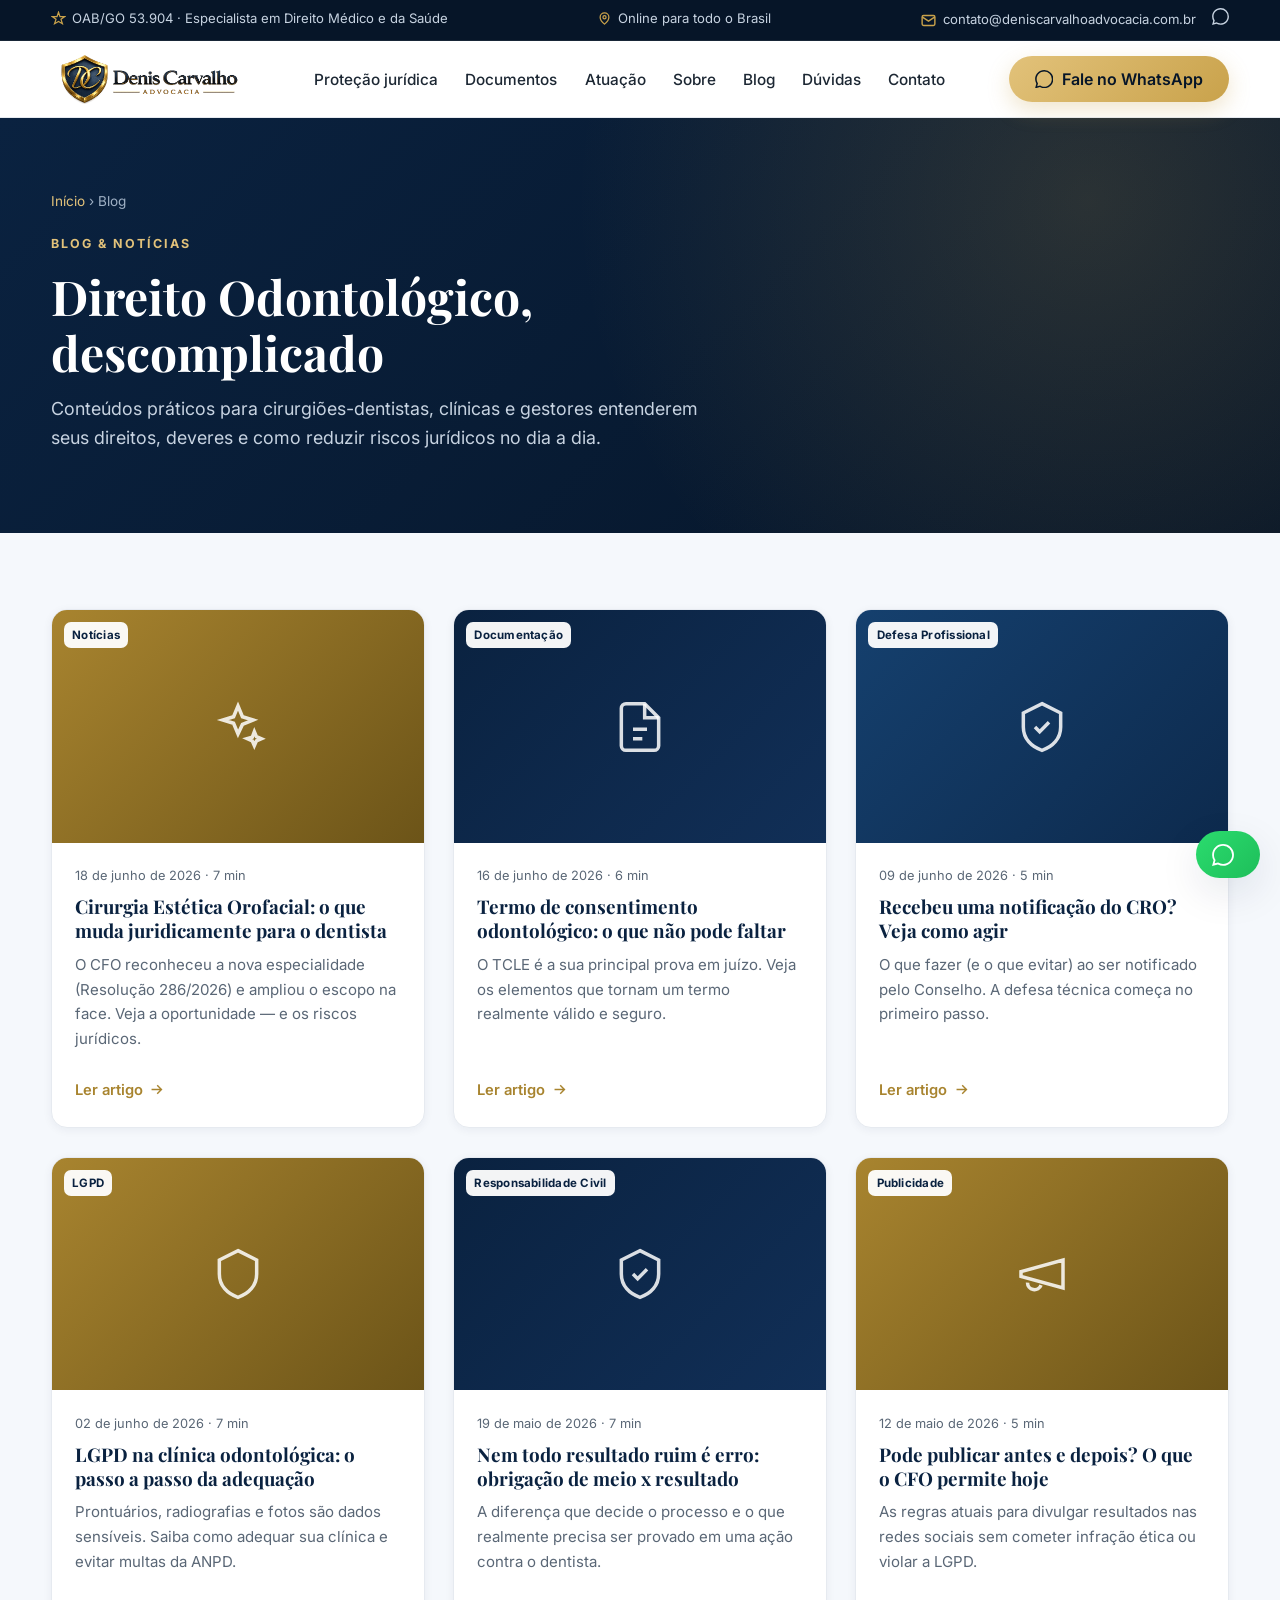
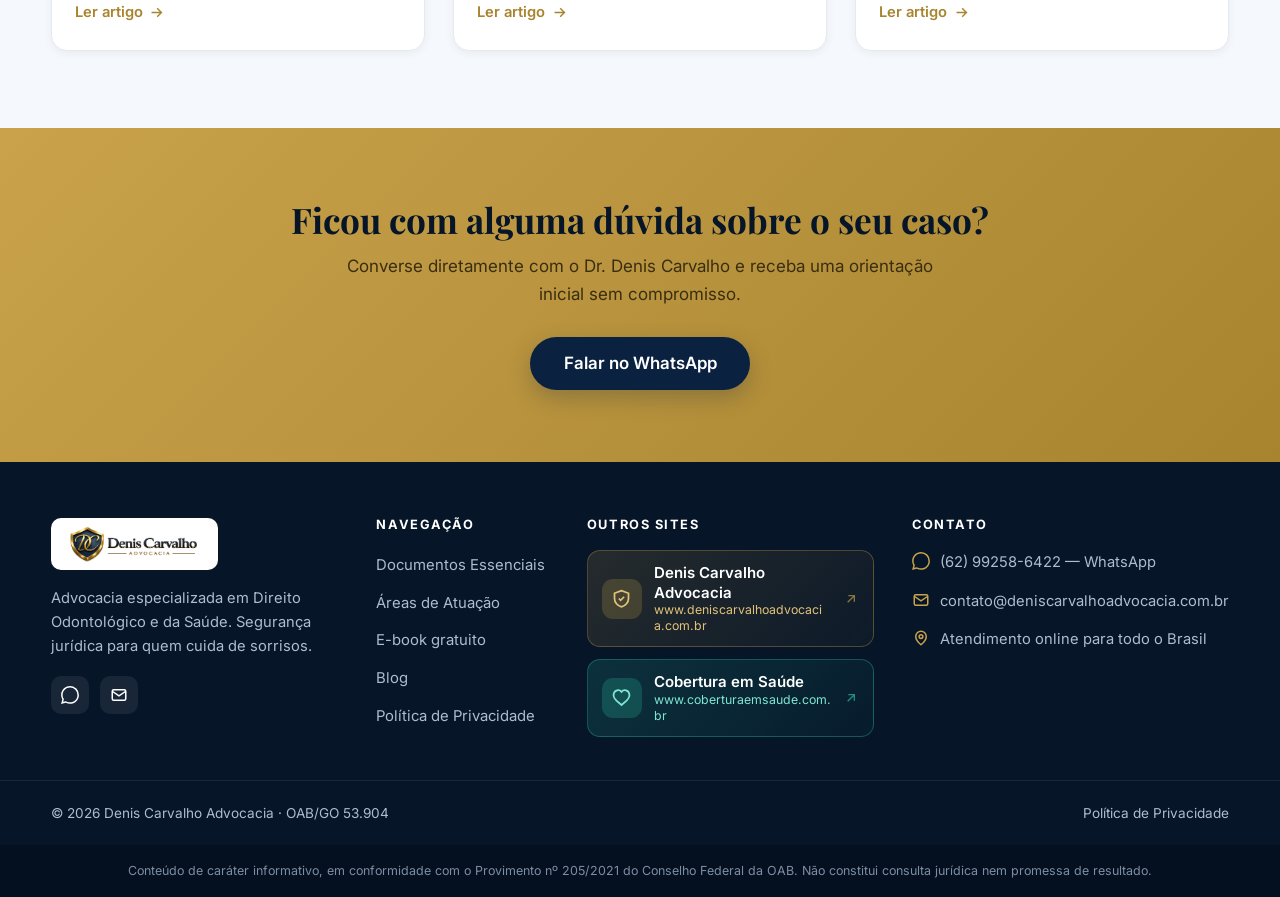
<file: 2026-06-11/files-mentioned-by-the-user-denis/outputs/blog.html>
<!DOCTYPE html>
<html lang="pt-BR">
<head>
  <meta charset="UTF-8">
  <meta name="viewport" content="width=device-width, initial-scale=1.0">
  <title>Blog — Advocacia Odontológica | Denis Carvalho Advocacia</title>
  <meta name="description" content="Artigos e notícias sobre Direito Odontológico: termo de consentimento, defesa no CRO, LGPD na clínica, publicidade odontológica e responsabilidade do cirurgião-dentista.">
  <link rel="canonical" href="https://www.advocaciaodontologica.com.br/blog.html">
  <link rel="icon" type="image/png" href="assets/img/favicon.png">
  <link rel="apple-touch-icon" href="assets/img/favicon.png">
  <meta property="og:type" content="website">
  <meta property="og:title" content="Blog — Advocacia Odontológica | Denis Carvalho">
  <meta property="og:description" content="Conteúdo jurídico prático para cirurgiões-dentistas e clínicas odontológicas.">
  <meta property="og:url" content="https://www.advocaciaodontologica.com.br/blog.html">
  <meta property="og:image" content="https://www.advocaciaodontologica.com.br/assets/img/og-image.jpg">
  <link rel="preconnect" href="https://fonts.googleapis.com">
  <link rel="preconnect" href="https://fonts.gstatic.com" crossorigin>
  <link href="https://fonts.googleapis.com/css2?family=Playfair+Display:wght@500;600;700;800&family=Inter:wght@400;500;600;700&display=swap" rel="stylesheet">
  <link rel="stylesheet" href="assets/css/styles.css?v=20260619d">
</head>
<body>

  <!-- TOP BAR -->
  <div class="topbar">
    <div class="container">
      <div class="tb-left"><span class="tb-item"><svg viewBox="0 0 24 24" fill="none" stroke="currentColor" stroke-width="2"><path d="M12 2l2.39 6.96H22l-6 4.37 2.3 7.06L12 16.9l-6.3 3.49L8 13.33 2 8.96h7.61z"/></svg> OAB/GO 53.904 · Especialista em Direito Médico e da Saúde</span></div>
      <div class="tb-center"><span class="tb-item hide-sm"><svg viewBox="0 0 24 24" fill="none" stroke="currentColor" stroke-width="2"><path d="M12 21s-7-5.6-7-11a7 7 0 0114 0c0 5.4-7 11-7 11z"/><circle cx="12" cy="10" r="2.5"/></svg> Online para todo o Brasil</span></div>
      <div class="tb-social">
        <a href="mailto:contato@deniscarvalhoadvocacia.com.br" class="tb-item hide-sm"><svg viewBox="0 0 24 24" fill="none" stroke="currentColor" stroke-width="2"><rect x="3" y="5" width="18" height="14" rx="2"/><path d="M3 7l9 6 9-6"/></svg> contato@deniscarvalhoadvocacia.com.br</a>
        <a href="https://wa.me/5562992586422" target="_blank" rel="noopener" aria-label="WhatsApp"><svg viewBox="0 0 24 24" fill="currentColor"><path d="M.06 24l1.69-6.16a11.86 11.86 0 01-1.6-5.95C.16 5.32 5.5 0 12.06 0a11.8 11.8 0 018.41 3.49 11.8 11.8 0 013.48 8.41c0 6.55-5.34 11.89-11.89 11.89a11.9 11.9 0 01-5.69-1.45L.06 24zm6.6-3.8c1.68.99 3.28 1.59 5.4 1.59 5.44 0 9.87-4.43 9.88-9.88a9.8 9.8 0 00-2.88-6.99A9.82 9.82 0 0012.06 2c-5.45 0-9.88 4.43-9.88 9.88 0 2.2.64 3.85 1.72 5.58l-.99 3.62 3.75-.88z"/></svg></a>
      </div>
    </div>
  </div>

  <!-- HEADER -->
  <header class="site-header" id="header">
    <div class="container nav">
      <a href="index.html" class="brand" aria-label="Advocacia Odontológica — Denis Carvalho"><img src="assets/img/logo.png" alt="Denis Carvalho Advocacia — Advocacia Odontológica"></a>
      <nav aria-label="Menu principal">
        <ul class="nav-links" id="navLinks">
          <li><a href="index.html#contexto">Proteção jurídica</a></li>
          <li><a href="index.html#documentos">Documentos</a></li>
          <li><a href="index.html#servicos">Atuação</a></li>
          <li><a href="index.html#sobre">Sobre</a></li>
          <li><a href="blog.html">Blog</a></li>
          <li><a href="index.html#duvidas">Dúvidas</a></li>
          <li><a href="index.html#contato">Contato</a></li>
        </ul>
      </nav>
      <div class="nav-cta">
        <a href="https://wa.me/5562992586422?text=Ol%C3%A1%2C%20Dr.%20Denis!%20Vim%20pelo%20blog%20de%20Advocacia%20Odontol%C3%B3gica." target="_blank" rel="noopener" class="btn btn-gold"><svg viewBox="0 0 24 24"><path d="M.06 24l1.69-6.16a11.86 11.86 0 01-1.6-5.95C.16 5.32 5.5 0 12.06 0a11.8 11.8 0 018.41 3.49 11.8 11.8 0 013.48 8.41c0 6.55-5.34 11.89-11.89 11.89a11.9 11.9 0 01-5.69-1.45L.06 24zm6.6-3.8c1.68.99 3.28 1.59 5.4 1.59 5.44 0 9.87-4.43 9.88-9.88a9.8 9.8 0 00-2.88-6.99A9.82 9.82 0 0012.06 2c-5.45 0-9.88 4.43-9.88 9.88 0 2.2.64 3.85 1.72 5.58l-.99 3.62 3.75-.88z"/></svg><span class="btn-text">Fale no WhatsApp</span></a>
        <button class="nav-toggle" id="navToggle" aria-label="Abrir menu" aria-controls="navLinks"><span></span><span></span><span></span></button>
      </div>
    </div>
  </header>

  <!-- PAGE HERO -->
  <section class="article-hero">
    <div class="container">
      <div class="crumbs"><a href="index.html">Início</a> › Blog</div>
      <span class="eyebrow" style="color:var(--gold-light)">Blog & Notícias</span>
      <h1>Direito Odontológico, descomplicado</h1>
      <p class="lead">Conteúdos práticos para cirurgiões-dentistas, clínicas e gestores entenderem seus direitos, deveres e como reduzir riscos jurídicos no dia a dia.</p>
    </div>
  </section>

  <!-- POSTS -->
  <section class="blog">
    <div class="container">
      <div class="posts">
        <!-- ====== Para adicionar um novo post, copie um bloco <article class="post"> ... </article> ====== -->
        <article class="post">
          <a href="artigo-cirurgia-estetica-orofacial.html" class="thumb g3"><span class="cat">Notícias</span><svg viewBox="0 0 24 24" fill="none" stroke="currentColor" stroke-width="1.5"><path d="M12 3l1.9 4.6L18.5 9l-4.6 1.9L12 15l-1.9-4.6L5.5 9l4.6-1.4L12 3z"/><path d="M19 14l.9 2.1L22 17l-2.1.9L19 20l-.9-2.1L16 17l2.1-.6L19 14z"/></svg></a>
          <div class="body"><div class="date">18 de junho de 2026 · 7 min</div><h3>Cirurgia Estética Orofacial: o que muda juridicamente para o dentista</h3><p>O CFO reconheceu a nova especialidade (Resolução 286/2026) e ampliou o escopo na face. Veja a oportunidade — e os riscos jurídicos.</p><a href="artigo-cirurgia-estetica-orofacial.html" class="more">Ler artigo <svg viewBox="0 0 24 24" fill="none" stroke="currentColor" stroke-width="2"><path d="M5 12h14M13 6l6 6-6 6"/></svg></a></div>
        </article>
        <article class="post">
          <a href="artigo-tcle-odontologia.html" class="thumb g1"><span class="cat">Documentação</span><svg viewBox="0 0 24 24" fill="none" stroke="currentColor" stroke-width="1.5"><path d="M14 2H6a2 2 0 00-2 2v16a2 2 0 002 2h12a2 2 0 002-2V8z"/><path d="M14 2v6h6M9 13h6M9 17h4"/></svg></a>
          <div class="body"><div class="date">16 de junho de 2026 · 6 min</div><h3>Termo de consentimento odontológico: o que não pode faltar</h3><p>O TCLE é a sua principal prova em juízo. Veja os elementos que tornam um termo realmente válido e seguro.</p><a href="artigo-tcle-odontologia.html" class="more">Ler artigo <svg viewBox="0 0 24 24" fill="none" stroke="currentColor" stroke-width="2"><path d="M5 12h14M13 6l6 6-6 6"/></svg></a></div>
        </article>
        <article class="post">
          <a href="artigo-defesa-cro.html" class="thumb g2"><span class="cat">Defesa Profissional</span><svg viewBox="0 0 24 24" fill="none" stroke="currentColor" stroke-width="1.5"><path d="M12 2l8 4v6c0 5-3.4 8.5-8 10-4.6-1.5-8-5-8-10V6z"/><path d="M9 12l2 2 4-4"/></svg></a>
          <div class="body"><div class="date">09 de junho de 2026 · 5 min</div><h3>Recebeu uma notificação do CRO? Veja como agir</h3><p>O que fazer (e o que evitar) ao ser notificado pelo Conselho. A defesa técnica começa no primeiro passo.</p><a href="artigo-defesa-cro.html" class="more">Ler artigo <svg viewBox="0 0 24 24" fill="none" stroke="currentColor" stroke-width="2"><path d="M5 12h14M13 6l6 6-6 6"/></svg></a></div>
        </article>
        <article class="post">
          <a href="artigo-lgpd-clinica.html" class="thumb g3"><span class="cat">LGPD</span><svg viewBox="0 0 24 24" fill="none" stroke="currentColor" stroke-width="1.5"><path d="M12 2l8 4v6c0 5-3.4 8.5-8 10-4.6-1.5-8-5-8-10V6z"/></svg></a>
          <div class="body"><div class="date">02 de junho de 2026 · 7 min</div><h3>LGPD na clínica odontológica: o passo a passo da adequação</h3><p>Prontuários, radiografias e fotos são dados sensíveis. Saiba como adequar sua clínica e evitar multas da ANPD.</p><a href="artigo-lgpd-clinica.html" class="more">Ler artigo <svg viewBox="0 0 24 24" fill="none" stroke="currentColor" stroke-width="2"><path d="M5 12h14M13 6l6 6-6 6"/></svg></a></div>
        </article>
        <article class="post">
          <a href="artigo-defesa-cro.html" class="thumb g1"><span class="cat">Responsabilidade Civil</span><svg viewBox="0 0 24 24" fill="none" stroke="currentColor" stroke-width="1.5"><path d="M12 2l8 4v6c0 5-3.4 8.5-8 10-4.6-1.5-8-5-8-10V6z"/><path d="M9 12l2 2 4-4"/></svg></a>
          <div class="body"><div class="date">19 de maio de 2026 · 7 min</div><h3>Nem todo resultado ruim é erro: obrigação de meio x resultado</h3><p>A diferença que decide o processo e o que realmente precisa ser provado em uma ação contra o dentista.</p><a href="artigo-defesa-cro.html" class="more">Ler artigo <svg viewBox="0 0 24 24" fill="none" stroke="currentColor" stroke-width="2"><path d="M5 12h14M13 6l6 6-6 6"/></svg></a></div>
        </article>
        <article class="post">
          <a href="artigo-lgpd-clinica.html" class="thumb g3"><span class="cat">Publicidade</span><svg viewBox="0 0 24 24" fill="none" stroke="currentColor" stroke-width="1.5"><path d="M3 11l18-5v12L3 13v-2zM11.6 16.8a3 3 0 01-5.8-1.1"/></svg></a>
          <div class="body"><div class="date">12 de maio de 2026 · 5 min</div><h3>Pode publicar antes e depois? O que o CFO permite hoje</h3><p>As regras atuais para divulgar resultados nas redes sociais sem cometer infração ética ou violar a LGPD.</p><a href="artigo-lgpd-clinica.html" class="more">Ler artigo <svg viewBox="0 0 24 24" fill="none" stroke="currentColor" stroke-width="2"><path d="M5 12h14M13 6l6 6-6 6"/></svg></a></div>
        </article>
      </div>
    </div>
  </section>

  <!-- CTA -->
  <section class="cta-band">
    <div class="container">
      <h2>Ficou com alguma dúvida sobre o seu caso?</h2>
      <p>Converse diretamente com o Dr. Denis Carvalho e receba uma orientação inicial sem compromisso.</p>
      <a href="https://wa.me/5562992586422?text=Ol%C3%A1%2C%20Dr.%20Denis!%20Li%20um%20artigo%20no%20blog%20e%20gostaria%20de%20tirar%20uma%20d%C3%BAvida." target="_blank" rel="noopener" class="btn btn-navy btn-lg">Falar no WhatsApp</a>
    </div>
  </section>

  <!-- FOOTER -->
  <footer class="footer">
    <div class="container">
      <div class="grid">
        <div class="f-brand">
          <img src="assets/img/logo.png" alt="Denis Carvalho Advocacia">
          <p>Advocacia especializada em Direito Odontológico e da Saúde. Segurança jurídica para quem cuida de sorrisos.</p>
          <div class="f-social">
            <a href="https://wa.me/5562992586422" target="_blank" rel="noopener" aria-label="WhatsApp"><svg viewBox="0 0 24 24" fill="currentColor"><path d="M.06 24l1.69-6.16a11.86 11.86 0 01-1.6-5.95C.16 5.32 5.5 0 12.06 0a11.8 11.8 0 018.41 3.49 11.8 11.8 0 013.48 8.41c0 6.55-5.34 11.89-11.89 11.89a11.9 11.9 0 01-5.69-1.45L.06 24zm6.6-3.8c1.68.99 3.28 1.59 5.4 1.59 5.44 0 9.87-4.43 9.88-9.88a9.8 9.8 0 00-2.88-6.99A9.82 9.82 0 0012.06 2c-5.45 0-9.88 4.43-9.88 9.88 0 2.2.64 3.85 1.72 5.58l-.99 3.62 3.75-.88z"/></svg></a>
            <a href="mailto:contato@deniscarvalhoadvocacia.com.br" aria-label="E-mail"><svg viewBox="0 0 24 24" fill="none" stroke="currentColor" stroke-width="2"><rect x="3" y="5" width="18" height="14" rx="2"/><path d="M3 7l9 6 9-6"/></svg></a>
          </div>
        </div>
        <div>
          <h4>Navegação</h4>
          <ul><li><a href="index.html#documentos">Documentos Essenciais</a></li><li><a href="index.html#servicos">Áreas de Atuação</a></li><li><a href="index.html#ebook">E-book gratuito</a></li><li><a href="blog.html">Blog</a></li><li><a href="privacidade.html">Política de Privacidade</a></li></ul>
        </div>
        <div>
          <h4>Outros sites</h4>
          <div class="f-sites">
            <a href="https://www.deniscarvalhoadvocacia.com.br" target="_blank" rel="noopener" class="f-site-card">
              <span class="f-site-ic"><svg viewBox="0 0 24 24" fill="none" stroke="currentColor" stroke-width="2"><path d="M12 3 4 6v6c0 4.4 3.4 8.5 8 9.5 4.6-1 8-5.1 8-9.5V6l-8-3Z"/><path d="m9 12 2 2 4-4"/></svg></span>
              <span class="f-site-txt"><span class="f-site-nm">Denis Carvalho Advocacia</span><span class="f-site-url">www.deniscarvalhoadvocacia.com.br</span></span>
              <svg class="f-site-go" viewBox="0 0 24 24" fill="none" stroke="currentColor" stroke-width="2"><path d="M7 17 17 7M8 7h9v9"/></svg>
            </a>
            <a href="https://www.coberturaemsaude.com.br" target="_blank" rel="noopener" class="f-site-card f-site-card--health">
              <span class="f-site-ic"><svg viewBox="0 0 24 24" fill="none" stroke="currentColor" stroke-width="2"><path d="M20.8 7.6a5 5 0 0 0-8.8-2 5 5 0 0 0-8.8 2c-1 3 1 6 3 8l5.8 5 5.8-5c2-2 4-5 3-8Z"/></svg></span>
              <span class="f-site-txt"><span class="f-site-nm">Cobertura em Saúde</span><span class="f-site-url">www.coberturaemsaude.com.br</span></span>
              <svg class="f-site-go" viewBox="0 0 24 24" fill="none" stroke="currentColor" stroke-width="2"><path d="M7 17 17 7M8 7h9v9"/></svg>
            </a>
          </div>
        </div>
        <div class="f-contact">
          <h4>Contato</h4>
          <div class="fc"><svg viewBox="0 0 24 24" fill="currentColor"><path d="M.06 24l1.69-6.16a11.86 11.86 0 01-1.6-5.95C.16 5.32 5.5 0 12.06 0a11.8 11.8 0 018.41 3.49 11.8 11.8 0 013.48 8.41c0 6.55-5.34 11.89-11.89 11.89a11.9 11.9 0 01-5.69-1.45L.06 24zm6.6-3.8c1.68.99 3.28 1.59 5.4 1.59 5.44 0 9.87-4.43 9.88-9.88a9.8 9.8 0 00-2.88-6.99A9.82 9.82 0 0012.06 2c-5.45 0-9.88 4.43-9.88 9.88 0 2.2.64 3.85 1.72 5.58l-.99 3.62 3.75-.88z"/></svg><div><a href="https://wa.me/5562992586422" target="_blank" rel="noopener">(62) 99258-6422</a> — WhatsApp</div></div>
          <div class="fc"><svg viewBox="0 0 24 24" fill="none" stroke="currentColor" stroke-width="2"><rect x="3" y="5" width="18" height="14" rx="2"/><path d="M3 7l9 6 9-6"/></svg><div><a href="mailto:contato@deniscarvalhoadvocacia.com.br">contato@deniscarvalhoadvocacia.com.br</a></div></div>
          <div class="fc"><svg viewBox="0 0 24 24" fill="none" stroke="currentColor" stroke-width="2"><path d="M12 21s-7-5.6-7-11a7 7 0 0114 0c0 5.4-7 11-7 11z"/><circle cx="12" cy="10" r="2.5"/></svg><div>Atendimento online para todo o Brasil</div></div>
        </div>
      </div>
    </div>
    <div class="footer-bottom"><div class="container"><span>© <span class="js-year">2026</span> Denis Carvalho Advocacia · OAB/GO 53.904</span><span><a href="privacidade.html">Política de Privacidade</a></span></div></div>
    <div class="disclaimer"><div class="container">Conteúdo de caráter informativo, em conformidade com o Provimento nº 205/2021 do Conselho Federal da OAB. Não constitui consulta jurídica nem promessa de resultado.</div></div>
  </footer>

  <!-- FLOATING -->
  <div class="fab-stack">
    <button class="fab-totop" id="toTop" aria-label="Voltar ao topo"><svg viewBox="0 0 24 24" fill="none" stroke="currentColor" stroke-width="2.5"><path d="M18 15l-6-6-6 6"/></svg></button>
    <a href="https://wa.me/5562992586422?text=Ol%C3%A1%2C%20Dr.%20Denis!%20Vim%20pelo%20blog%20e%20gostaria%20de%20uma%20orienta%C3%A7%C3%A3o." target="_blank" rel="noopener" class="fab fab-whats" aria-label="Fale no WhatsApp"><svg viewBox="0 0 24 24" fill="currentColor"><path d="M.06 24l1.69-6.16a11.86 11.86 0 01-1.6-5.95C.16 5.32 5.5 0 12.06 0a11.8 11.8 0 018.41 3.49 11.8 11.8 0 013.48 8.41c0 6.55-5.34 11.89-11.89 11.89a11.9 11.9 0 01-5.69-1.45L.06 24zm6.6-3.8c1.68.99 3.28 1.59 5.4 1.59 5.44 0 9.87-4.43 9.88-9.88a9.8 9.8 0 00-2.88-6.99A9.82 9.82 0 0012.06 2c-5.45 0-9.88 4.43-9.88 9.88 0 2.2.64 3.85 1.72 5.58l-.99 3.62 3.75-.88z"/></svg><span class="fab-label">Fale comigo no WhatsApp</span></a>
  </div>

  <script src="assets/js/main.js?v=20260619d" defer></script>
</body>
</html>
</file>
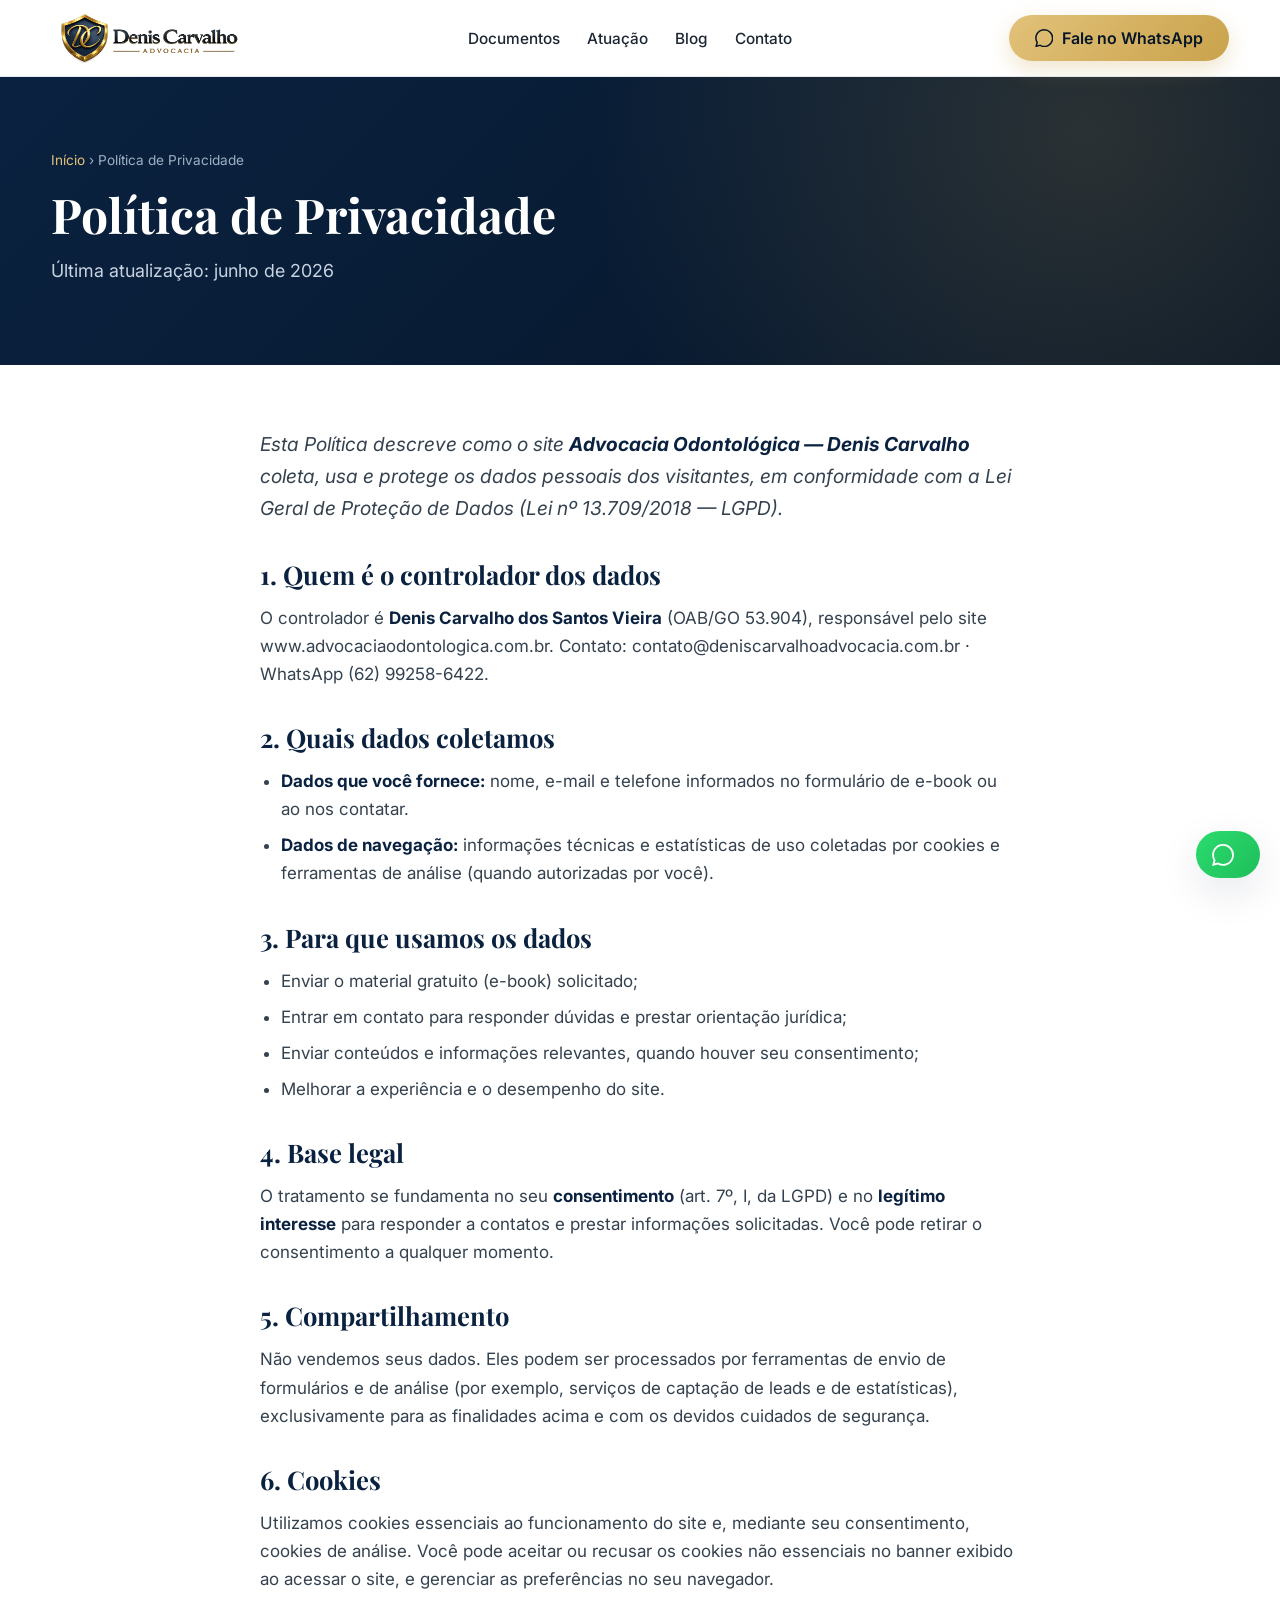
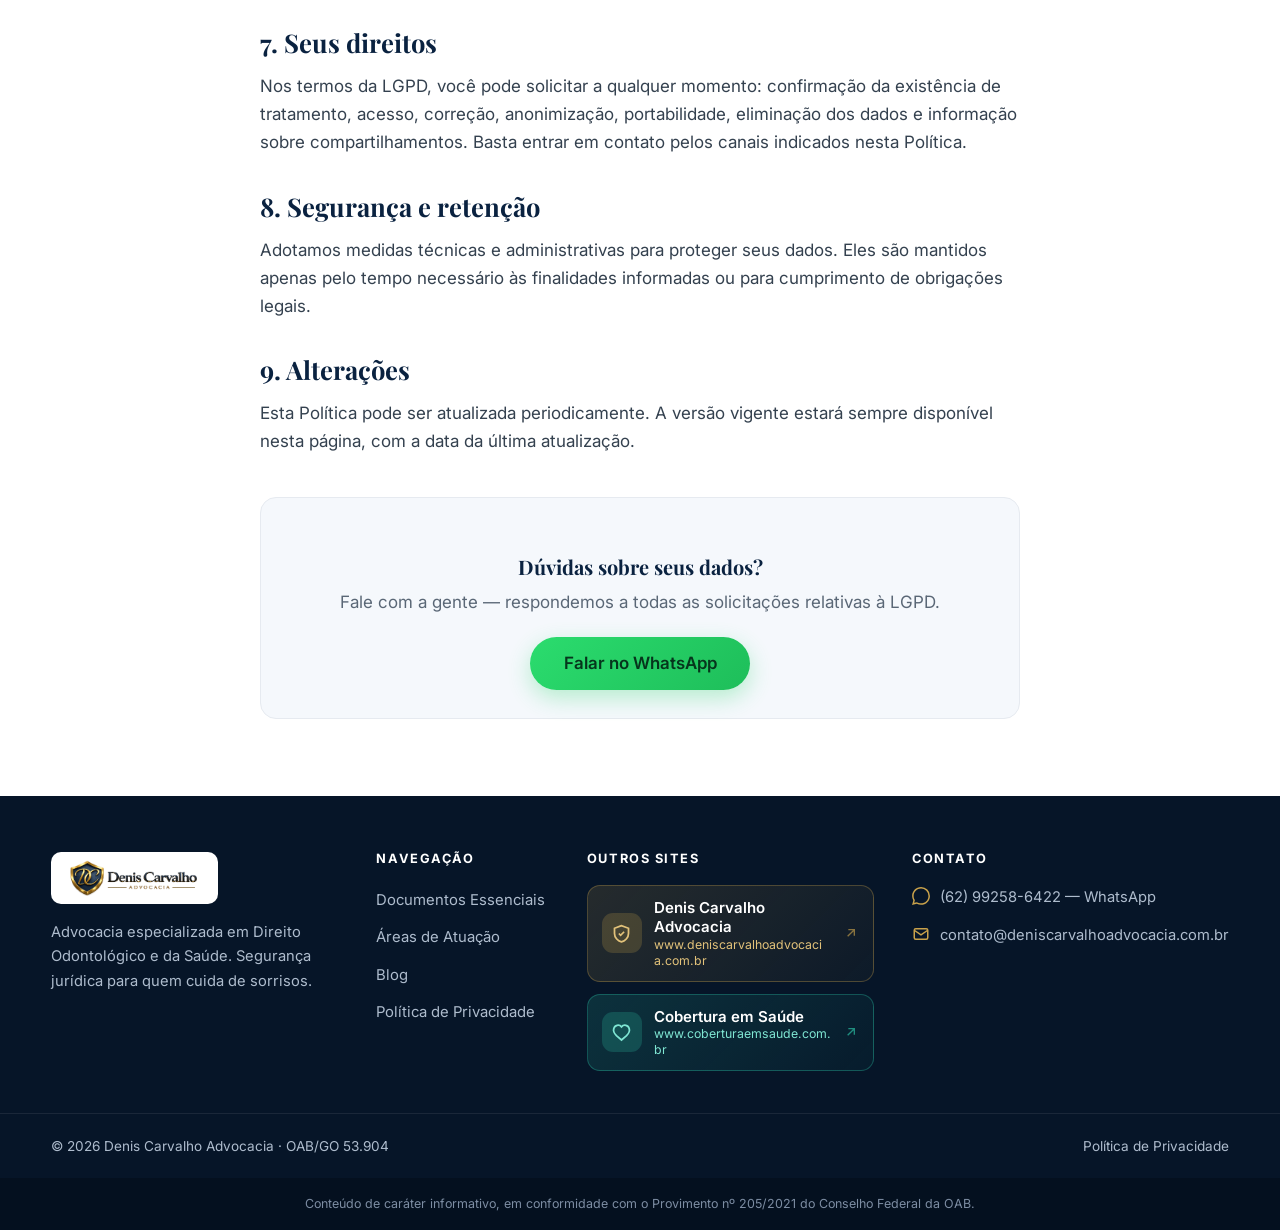
<file: 2026-06-11/files-mentioned-by-the-user-denis/outputs/privacidade.html>
<!DOCTYPE html>
<html lang="pt-BR">
<head>
  <meta charset="UTF-8">
  <meta name="viewport" content="width=device-width, initial-scale=1.0">
  <title>Política de Privacidade | Advocacia Odontológica — Denis Carvalho</title>
  <meta name="description" content="Política de Privacidade do site Advocacia Odontológica — Denis Carvalho Advocacia. Como tratamos seus dados em conformidade com a LGPD.">
  <meta name="robots" content="noindex, follow">
  <link rel="icon" type="image/png" href="assets/img/favicon.png">
  <link rel="preconnect" href="https://fonts.googleapis.com">
  <link rel="preconnect" href="https://fonts.gstatic.com" crossorigin>
  <link href="https://fonts.googleapis.com/css2?family=Playfair+Display:wght@500;600;700;800&family=Inter:wght@400;500;600;700&display=swap" rel="stylesheet">
  <link rel="stylesheet" href="assets/css/styles.css?v=20260619d">
</head>
<body>

  <!-- HEADER -->
  <header class="site-header" id="header">
    <div class="container nav">
      <a href="index.html" class="brand" aria-label="Advocacia Odontológica — Denis Carvalho"><img src="assets/img/logo.png" alt="Denis Carvalho Advocacia — Advocacia Odontológica"></a>
      <nav aria-label="Menu principal">
        <ul class="nav-links" id="navLinks">
          <li><a href="index.html#documentos">Documentos</a></li>
          <li><a href="index.html#servicos">Atuação</a></li>
          <li><a href="blog.html">Blog</a></li>
          <li><a href="index.html#contato">Contato</a></li>
        </ul>
      </nav>
      <div class="nav-cta">
        <a href="https://wa.me/5562992586422?text=Ol%C3%A1%2C%20Dr.%20Denis!%20Gostaria%20de%20uma%20orienta%C3%A7%C3%A3o." target="_blank" rel="noopener" class="btn btn-gold"><svg viewBox="0 0 24 24"><path d="M.06 24l1.69-6.16a11.86 11.86 0 01-1.6-5.95C.16 5.32 5.5 0 12.06 0a11.8 11.8 0 018.41 3.49 11.8 11.8 0 013.48 8.41c0 6.55-5.34 11.89-11.89 11.89a11.9 11.9 0 01-5.69-1.45L.06 24zm6.6-3.8c1.68.99 3.28 1.59 5.4 1.59 5.44 0 9.87-4.43 9.88-9.88a9.8 9.8 0 00-2.88-6.99A9.82 9.82 0 0012.06 2c-5.45 0-9.88 4.43-9.88 9.88 0 2.2.64 3.85 1.72 5.58l-.99 3.62 3.75-.88z"/></svg><span class="btn-text">Fale no WhatsApp</span></a>
        <button class="nav-toggle" id="navToggle" aria-label="Abrir menu" aria-controls="navLinks"><span></span><span></span><span></span></button>
      </div>
    </div>
  </header>

  <section class="article-hero">
    <div class="container">
      <div class="crumbs"><a href="index.html">Início</a> › Política de Privacidade</div>
      <h1>Política de Privacidade</h1>
      <p class="lead">Última atualização: junho de 2026</p>
    </div>
  </section>

  <article class="article">
    <div class="container article__wrap">
      <p class="article__lead">Esta Política descreve como o site <strong>Advocacia Odontológica — Denis Carvalho</strong> coleta, usa e protege os dados pessoais dos visitantes, em conformidade com a Lei Geral de Proteção de Dados (Lei nº 13.709/2018 — LGPD).</p>

      <h2>1. Quem é o controlador dos dados</h2>
      <p>O controlador é <strong>Denis Carvalho dos Santos Vieira</strong> (OAB/GO 53.904), responsável pelo site www.advocaciaodontologica.com.br. Contato: <a href="mailto:contato@deniscarvalhoadvocacia.com.br">contato@deniscarvalhoadvocacia.com.br</a> · WhatsApp <a href="https://wa.me/5562992586422" target="_blank" rel="noopener">(62) 99258-6422</a>.</p>

      <h2>2. Quais dados coletamos</h2>
      <ul>
        <li><strong>Dados que você fornece:</strong> nome, e-mail e telefone informados no formulário de e-book ou ao nos contatar.</li>
        <li><strong>Dados de navegação:</strong> informações técnicas e estatísticas de uso coletadas por cookies e ferramentas de análise (quando autorizadas por você).</li>
      </ul>

      <h2>3. Para que usamos os dados</h2>
      <ul>
        <li>Enviar o material gratuito (e-book) solicitado;</li>
        <li>Entrar em contato para responder dúvidas e prestar orientação jurídica;</li>
        <li>Enviar conteúdos e informações relevantes, quando houver seu consentimento;</li>
        <li>Melhorar a experiência e o desempenho do site.</li>
      </ul>

      <h2>4. Base legal</h2>
      <p>O tratamento se fundamenta no seu <strong>consentimento</strong> (art. 7º, I, da LGPD) e no <strong>legítimo interesse</strong> para responder a contatos e prestar informações solicitadas. Você pode retirar o consentimento a qualquer momento.</p>

      <h2>5. Compartilhamento</h2>
      <p>Não vendemos seus dados. Eles podem ser processados por ferramentas de envio de formulários e de análise (por exemplo, serviços de captação de leads e de estatísticas), exclusivamente para as finalidades acima e com os devidos cuidados de segurança.</p>

      <h2>6. Cookies</h2>
      <p>Utilizamos cookies essenciais ao funcionamento do site e, mediante seu consentimento, cookies de análise. Você pode aceitar ou recusar os cookies não essenciais no banner exibido ao acessar o site, e gerenciar as preferências no seu navegador.</p>

      <h2>7. Seus direitos</h2>
      <p>Nos termos da LGPD, você pode solicitar a qualquer momento: confirmação da existência de tratamento, acesso, correção, anonimização, portabilidade, eliminação dos dados e informação sobre compartilhamentos. Basta entrar em contato pelos canais indicados nesta Política.</p>

      <h2>8. Segurança e retenção</h2>
      <p>Adotamos medidas técnicas e administrativas para proteger seus dados. Eles são mantidos apenas pelo tempo necessário às finalidades informadas ou para cumprimento de obrigações legais.</p>

      <h2>9. Alterações</h2>
      <p>Esta Política pode ser atualizada periodicamente. A versão vigente estará sempre disponível nesta página, com a data da última atualização.</p>

      <div class="article__cta">
        <h3>Dúvidas sobre seus dados?</h3>
        <p>Fale com a gente — respondemos a todas as solicitações relativas à LGPD.</p>
        <a href="https://wa.me/5562992586422?text=Ol%C3%A1%2C%20Dr.%20Denis!%20Tenho%20uma%20d%C3%BAvida%20sobre%20a%20Pol%C3%ADtica%20de%20Privacidade." target="_blank" rel="noopener" class="btn btn-whatsapp btn-lg">Falar no WhatsApp</a>
      </div>
    </div>
  </article>

  <footer class="footer">
    <div class="container">
      <div class="grid">
        <div class="f-brand">
          <img src="assets/img/logo.png" alt="Denis Carvalho Advocacia">
          <p>Advocacia especializada em Direito Odontológico e da Saúde. Segurança jurídica para quem cuida de sorrisos.</p>
        </div>
        <div>
          <h4>Navegação</h4>
          <ul><li><a href="index.html#documentos">Documentos Essenciais</a></li><li><a href="index.html#servicos">Áreas de Atuação</a></li><li><a href="blog.html">Blog</a></li><li><a href="privacidade.html">Política de Privacidade</a></li></ul>
        </div>
        <div>
          <h4>Outros sites</h4>
          <div class="f-sites">
            <a href="https://www.deniscarvalhoadvocacia.com.br" target="_blank" rel="noopener" class="f-site-card">
              <span class="f-site-ic"><svg viewBox="0 0 24 24" fill="none" stroke="currentColor" stroke-width="2"><path d="M12 3 4 6v6c0 4.4 3.4 8.5 8 9.5 4.6-1 8-5.1 8-9.5V6l-8-3Z"/><path d="m9 12 2 2 4-4"/></svg></span>
              <span class="f-site-txt"><span class="f-site-nm">Denis Carvalho Advocacia</span><span class="f-site-url">www.deniscarvalhoadvocacia.com.br</span></span>
              <svg class="f-site-go" viewBox="0 0 24 24" fill="none" stroke="currentColor" stroke-width="2"><path d="M7 17 17 7M8 7h9v9"/></svg>
            </a>
            <a href="https://www.coberturaemsaude.com.br" target="_blank" rel="noopener" class="f-site-card f-site-card--health">
              <span class="f-site-ic"><svg viewBox="0 0 24 24" fill="none" stroke="currentColor" stroke-width="2"><path d="M20.8 7.6a5 5 0 0 0-8.8-2 5 5 0 0 0-8.8 2c-1 3 1 6 3 8l5.8 5 5.8-5c2-2 4-5 3-8Z"/></svg></span>
              <span class="f-site-txt"><span class="f-site-nm">Cobertura em Saúde</span><span class="f-site-url">www.coberturaemsaude.com.br</span></span>
              <svg class="f-site-go" viewBox="0 0 24 24" fill="none" stroke="currentColor" stroke-width="2"><path d="M7 17 17 7M8 7h9v9"/></svg>
            </a>
          </div>
        </div>
        <div class="f-contact">
          <h4>Contato</h4>
          <div class="fc"><svg viewBox="0 0 24 24" fill="currentColor"><path d="M.06 24l1.69-6.16a11.86 11.86 0 01-1.6-5.95C.16 5.32 5.5 0 12.06 0a11.8 11.8 0 018.41 3.49 11.8 11.8 0 013.48 8.41c0 6.55-5.34 11.89-11.89 11.89a11.9 11.9 0 01-5.69-1.45L.06 24zm6.6-3.8c1.68.99 3.28 1.59 5.4 1.59 5.44 0 9.87-4.43 9.88-9.88a9.8 9.8 0 00-2.88-6.99A9.82 9.82 0 0012.06 2c-5.45 0-9.88 4.43-9.88 9.88 0 2.2.64 3.85 1.72 5.58l-.99 3.62 3.75-.88z"/></svg><div><a href="https://wa.me/5562992586422" target="_blank" rel="noopener">(62) 99258-6422</a> — WhatsApp</div></div>
          <div class="fc"><svg viewBox="0 0 24 24" fill="none" stroke="currentColor" stroke-width="2"><rect x="3" y="5" width="18" height="14" rx="2"/><path d="M3 7l9 6 9-6"/></svg><div><a href="mailto:contato@deniscarvalhoadvocacia.com.br">contato@deniscarvalhoadvocacia.com.br</a></div></div>
        </div>
      </div>
    </div>
    <div class="footer-bottom"><div class="container"><span>© <span class="js-year">2026</span> Denis Carvalho Advocacia · OAB/GO 53.904</span><span><a href="privacidade.html">Política de Privacidade</a></span></div></div>
    <div class="disclaimer"><div class="container">Conteúdo de caráter informativo, em conformidade com o Provimento nº 205/2021 do Conselho Federal da OAB.</div></div>
  </footer>

  <div class="fab-stack">
    <button class="fab-totop" id="toTop" aria-label="Voltar ao topo"><svg viewBox="0 0 24 24" fill="none" stroke="currentColor" stroke-width="2.5"><path d="M18 15l-6-6-6 6"/></svg></button>
    <a href="https://wa.me/5562992586422" target="_blank" rel="noopener" class="fab fab-whats" aria-label="Fale no WhatsApp"><svg viewBox="0 0 24 24" fill="currentColor"><path d="M.06 24l1.69-6.16a11.86 11.86 0 01-1.6-5.95C.16 5.32 5.5 0 12.06 0a11.8 11.8 0 018.41 3.49 11.8 11.8 0 013.48 8.41c0 6.55-5.34 11.89-11.89 11.89a11.9 11.9 0 01-5.69-1.45L.06 24zm6.6-3.8c1.68.99 3.28 1.59 5.4 1.59 5.44 0 9.87-4.43 9.88-9.88a9.8 9.8 0 00-2.88-6.99A9.82 9.82 0 0012.06 2c-5.45 0-9.88 4.43-9.88 9.88 0 2.2.64 3.85 1.72 5.58l-.99 3.62 3.75-.88z"/></svg><span class="fab-label">Fale comigo no WhatsApp</span></a>
  </div>

  <script src="assets/js/main.js?v=20260619d" defer></script>
</body>
</html>
</file>
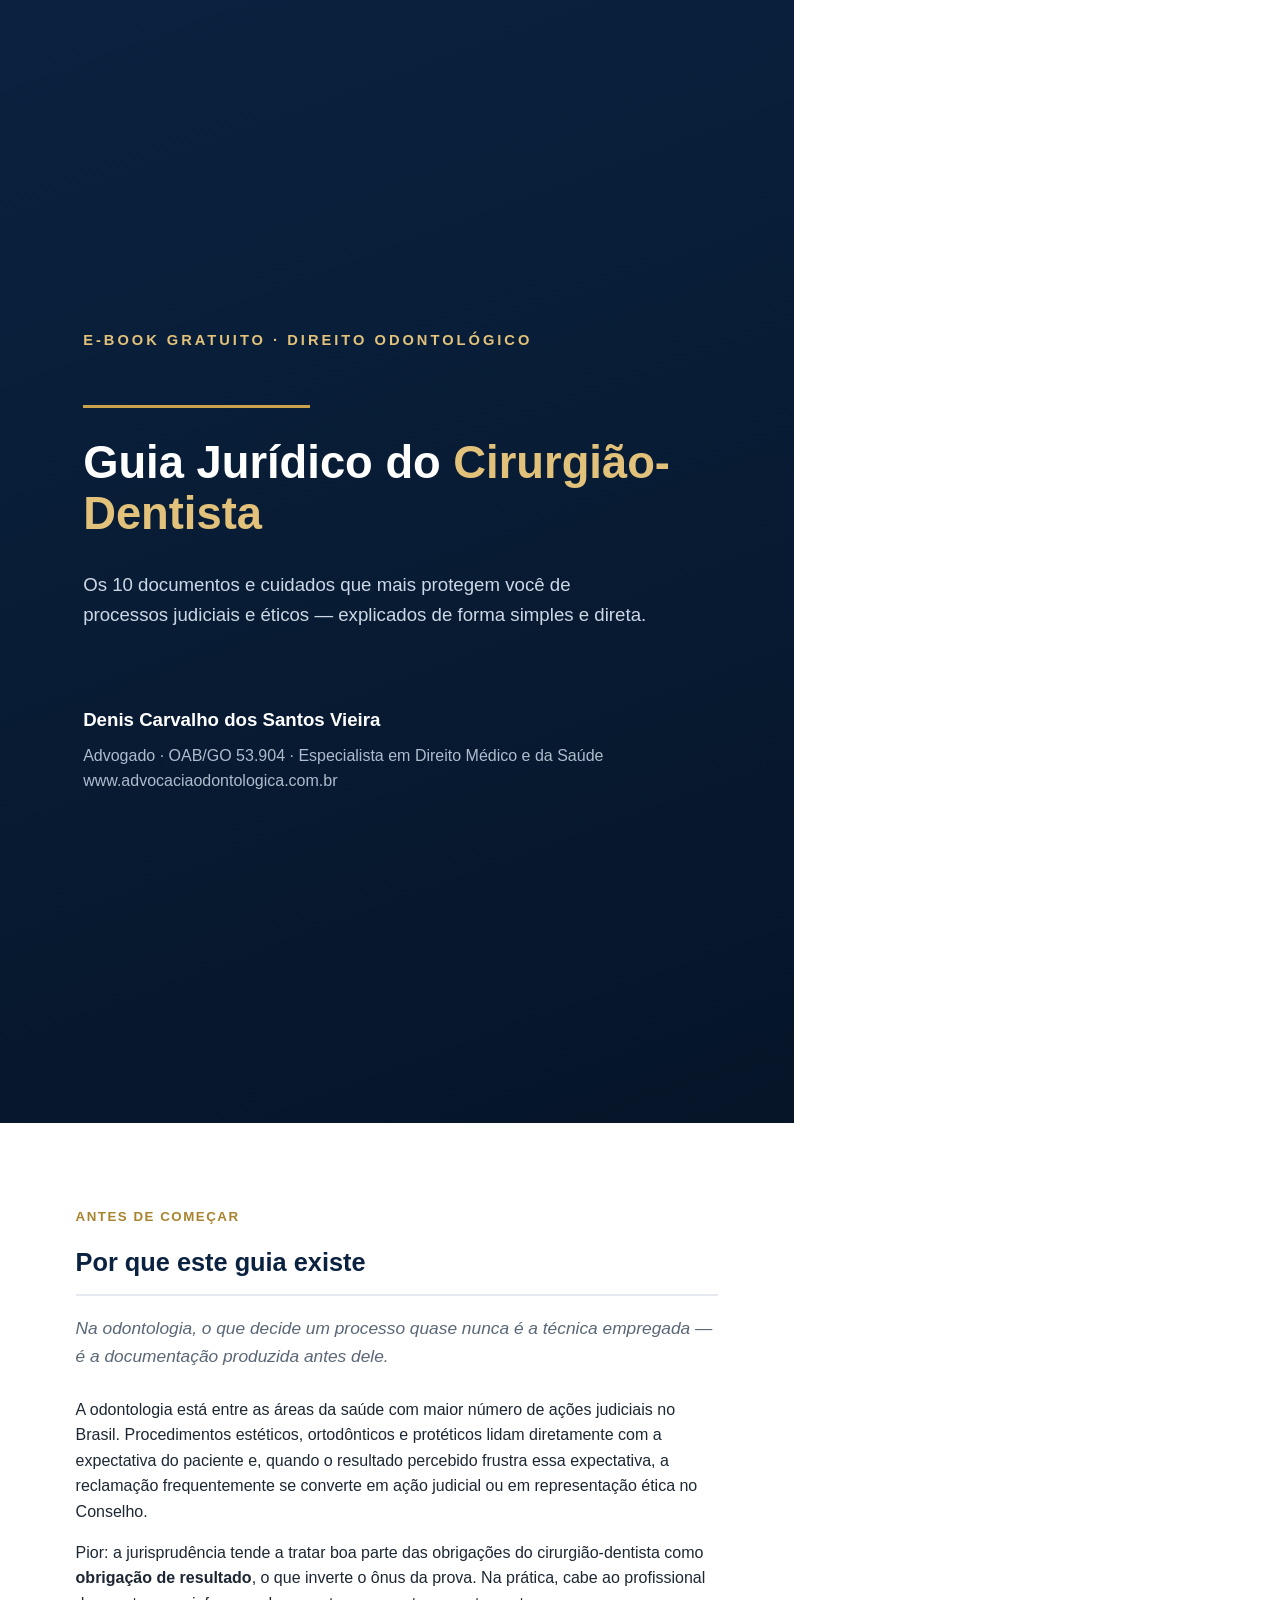
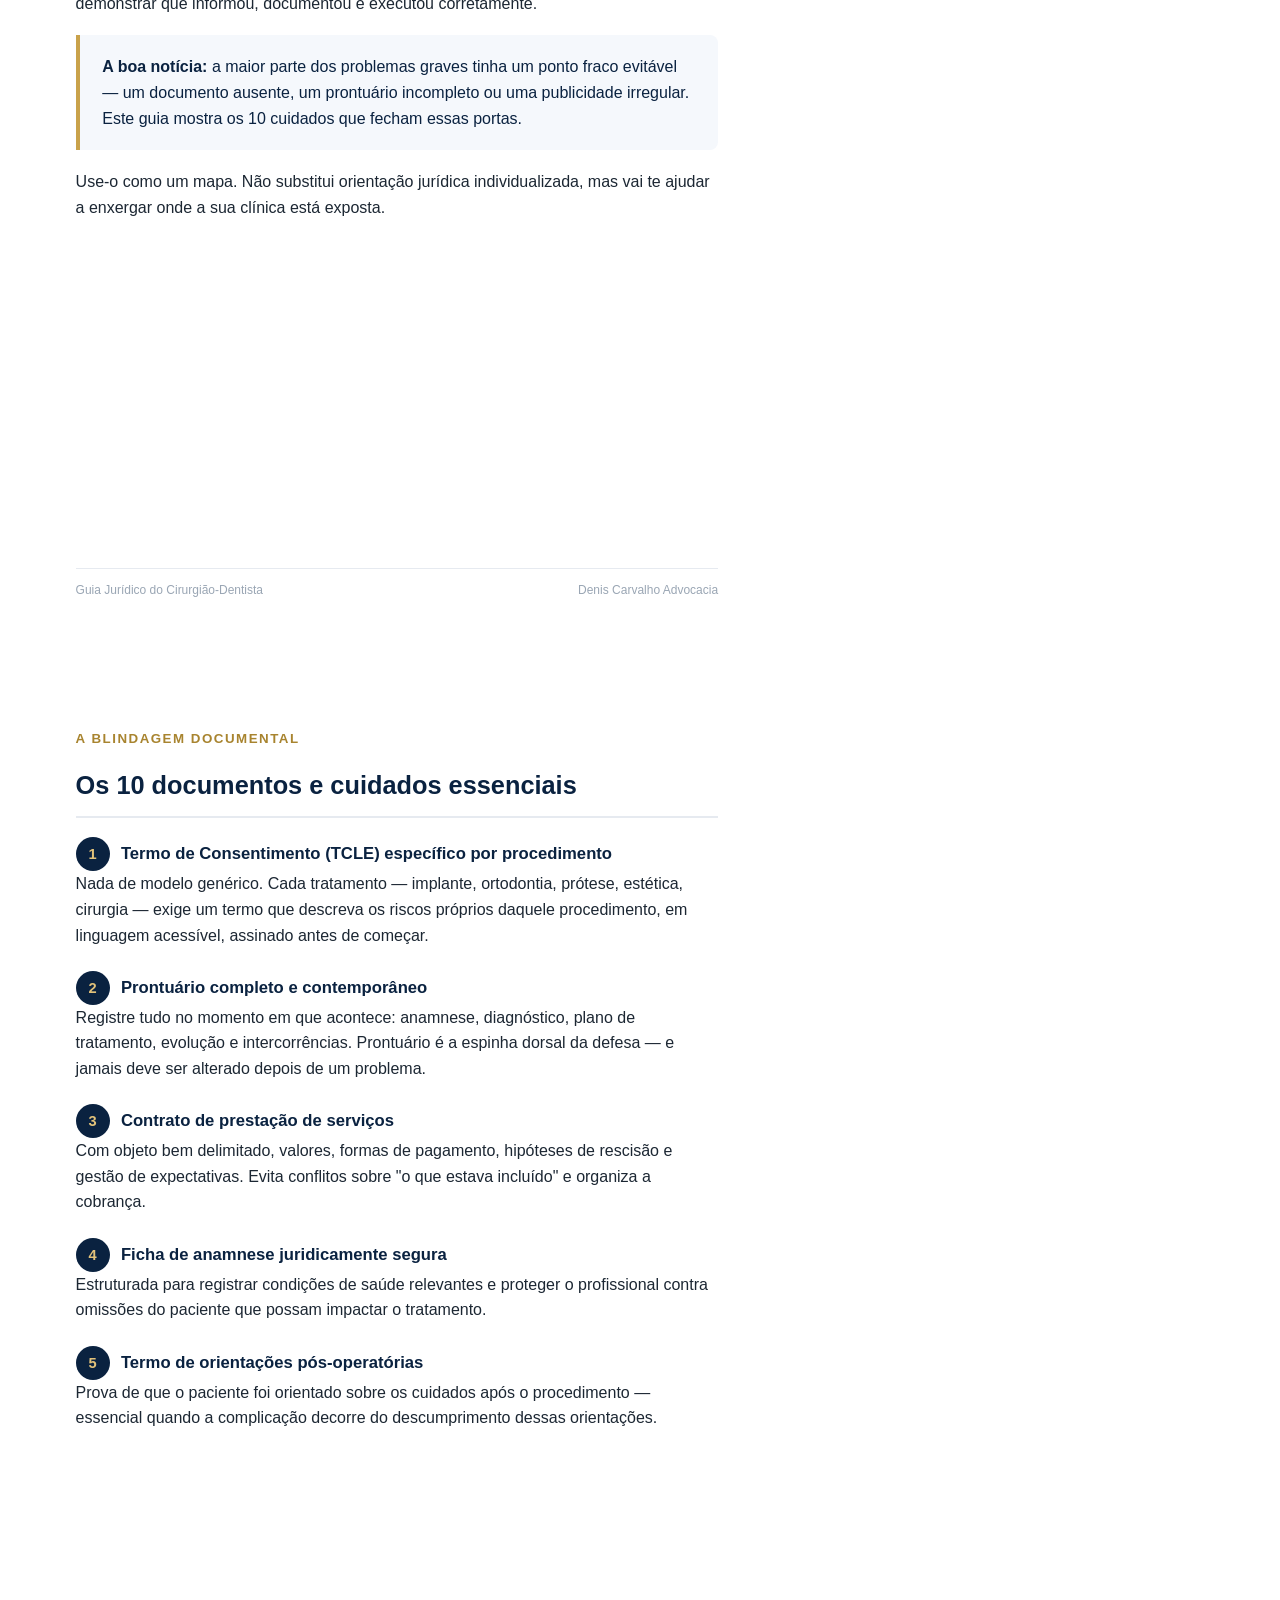
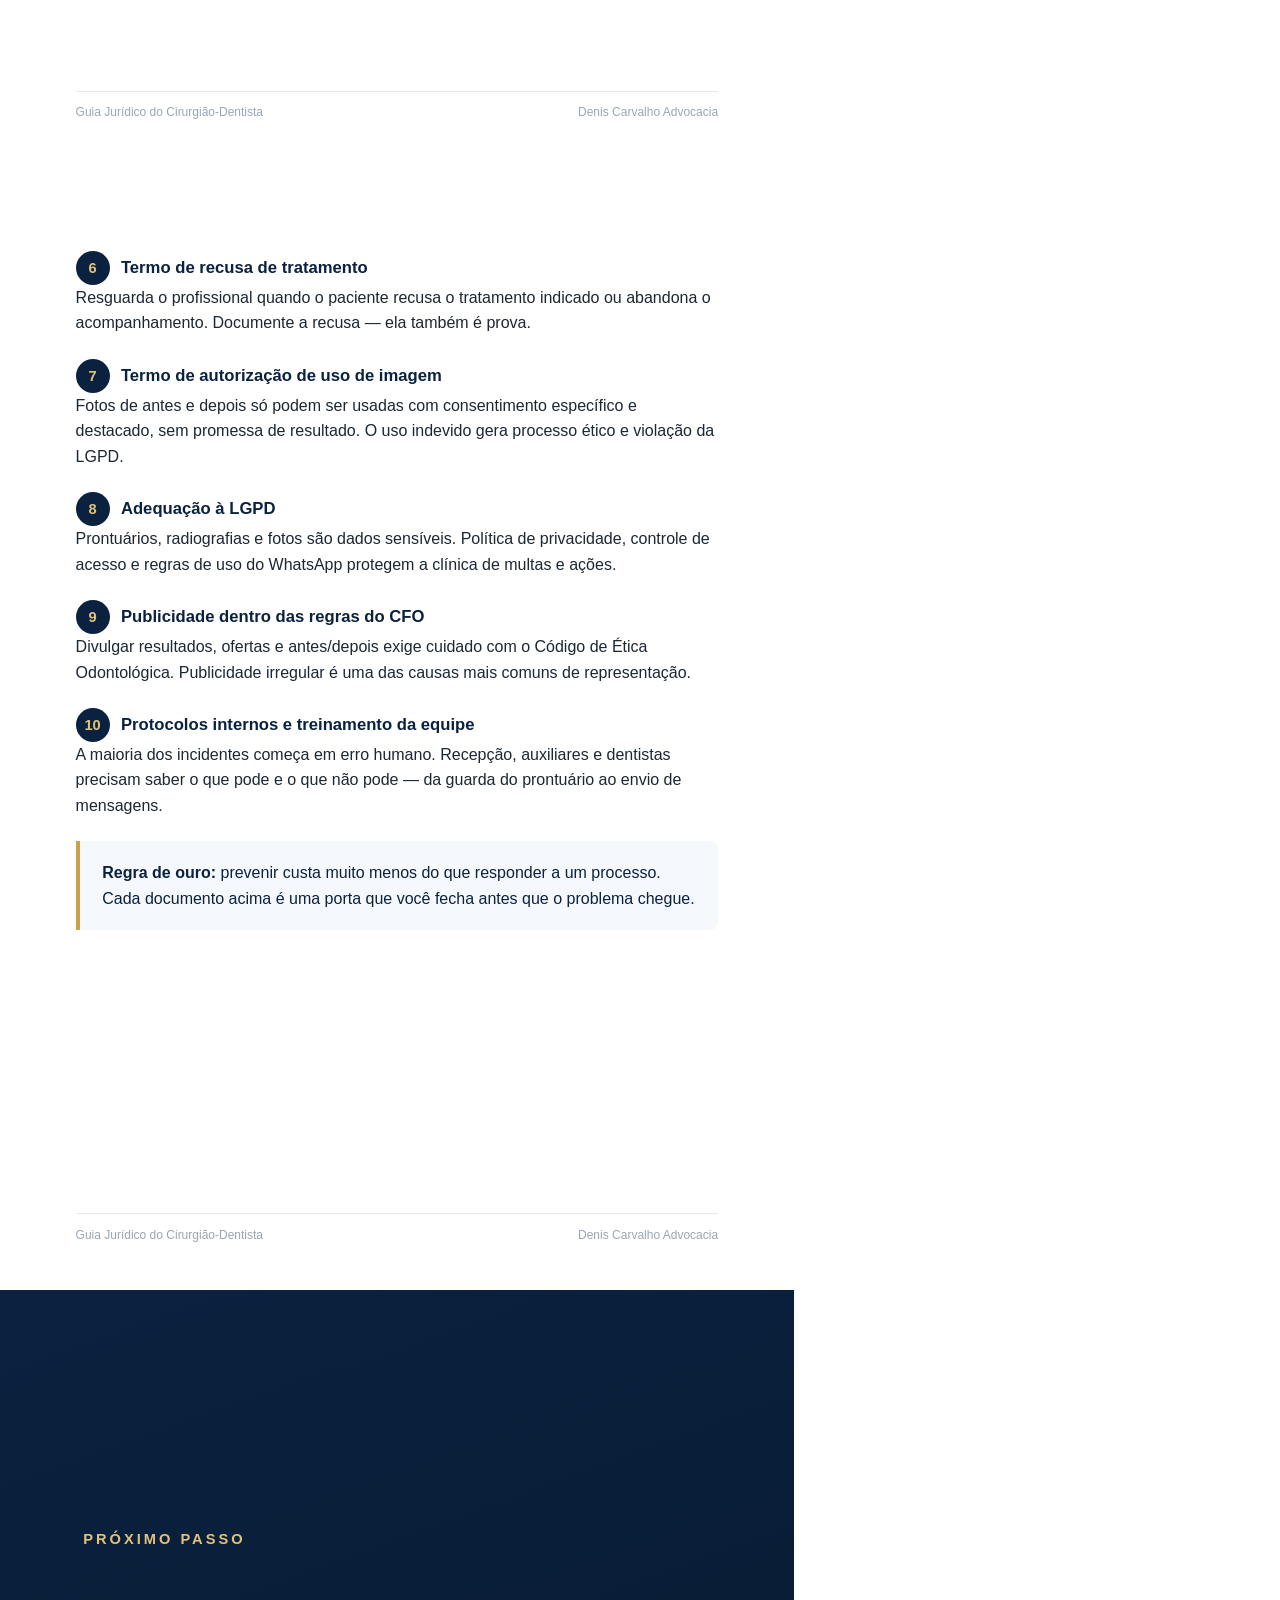
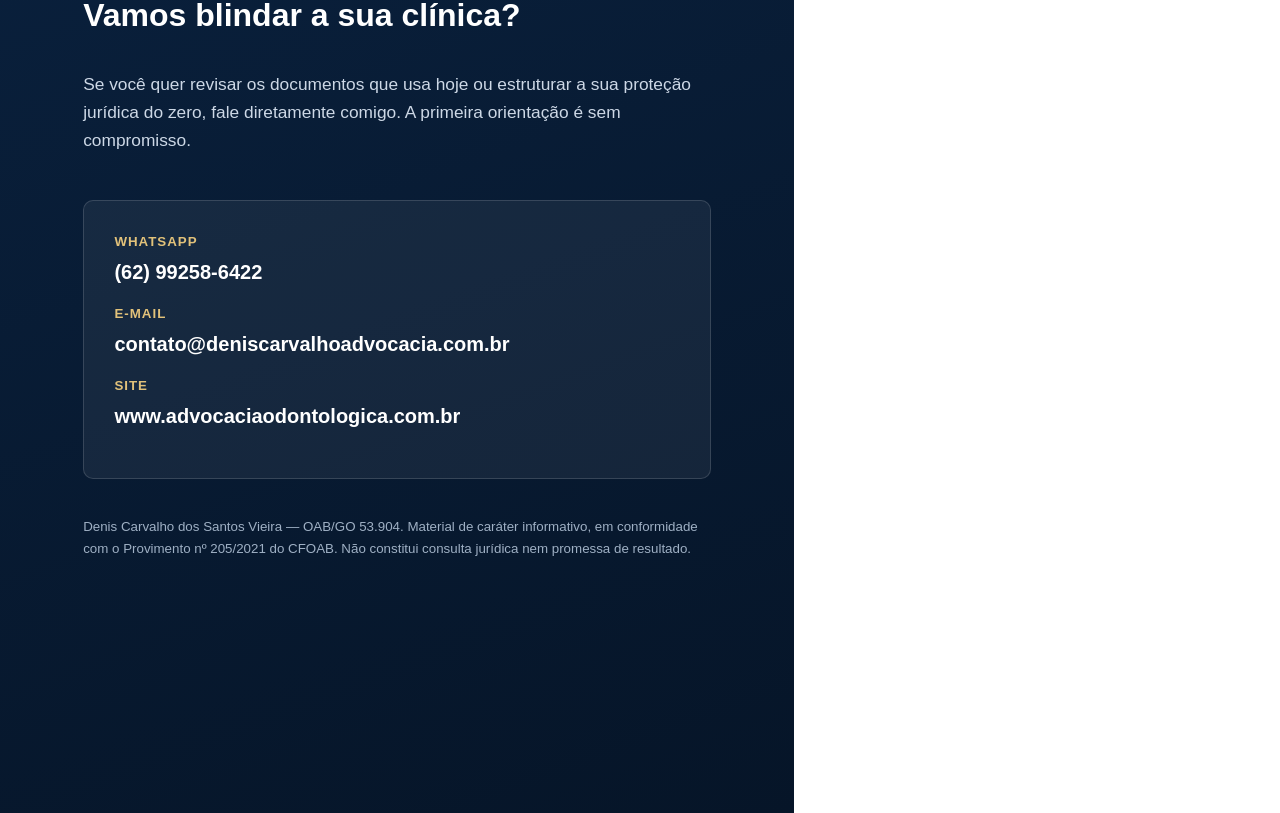
<file: 2026-06-11/files-mentioned-by-the-user-denis/outputs/assets/ebooks/_ebook-fonte.html>
<!DOCTYPE html>
<html lang="pt-BR">
<head>
<meta charset="UTF-8">
<style>
  @page { size: A4; margin: 0; }
  * { box-sizing: border-box; margin: 0; padding: 0; }
  body { font-family: "Segoe UI", Arial, sans-serif; color: #1c2733; font-size: 12pt; line-height: 1.6; }
  .page { width: 210mm; min-height: 297mm; padding: 22mm 20mm; position: relative; page-break-after: always; }
  .page:last-child { page-break-after: auto; }

  /* Capa */
  .cover { background: linear-gradient(160deg, #0a2240 0%, #061528 100%); color: #fff; display: flex; flex-direction: column; justify-content: center; padding: 30mm 22mm; }
  .cover .kicker { color: #e2c27a; letter-spacing: 3px; text-transform: uppercase; font-size: 11pt; font-weight: 700; margin-bottom: 14mm; }
  .cover h1 { font-size: 34pt; line-height: 1.12; font-weight: 800; margin-bottom: 8mm; }
  .cover h1 span { color: #e2c27a; }
  .cover .sub { font-size: 14pt; color: #cdd8e6; max-width: 150mm; margin-bottom: 20mm; }
  .cover .bar { width: 60mm; height: 3px; background: #c9a24b; margin-bottom: 8mm; }
  .cover .author { font-size: 12pt; color: #aebccd; }
  .cover .author strong { color: #fff; display: block; font-size: 14pt; margin-bottom: 2mm; }

  h2 { color: #0a2240; font-size: 19pt; margin: 0 0 5mm; padding-bottom: 3mm; border-bottom: 2px solid #e6eaf0; }
  h2 .num { color: #c9a24b; }
  h3 { color: #0a2240; font-size: 13.5pt; margin: 7mm 0 2mm; }
  p { margin-bottom: 4mm; }
  ul { margin: 0 0 5mm 6mm; }
  li { margin-bottom: 2.5mm; }
  .lead { font-size: 13pt; color: #5a6776; font-style: italic; margin-bottom: 7mm; }
  .tip { background: #f5f8fc; border-left: 4px solid #c9a24b; padding: 5mm 6mm; border-radius: 0 8px 8px 0; margin: 5mm 0; color: #0a2240; }
  .eyebrow { color: #a8842f; font-weight: 700; letter-spacing: 1.5px; text-transform: uppercase; font-size: 10pt; margin-bottom: 4mm; }
  .doc-item { margin-bottom: 6mm; }
  .doc-item .n { display: inline-block; width: 9mm; height: 9mm; line-height: 9mm; text-align: center; background: #0a2240; color: #e2c27a; border-radius: 50%; font-weight: 700; margin-right: 3mm; font-size: 11pt; }
  .doc-item .t { font-weight: 700; color: #0a2240; font-size: 12.5pt; }
  .pagefoot { position: absolute; bottom: 12mm; left: 20mm; right: 20mm; display: flex; justify-content: space-between; font-size: 9pt; color: #9aa6b4; border-top: 1px solid #e6eaf0; padding-top: 3mm; }

  /* CTA final */
  .cta { background: linear-gradient(160deg, #0a2240 0%, #061528 100%); color: #fff; display: flex; flex-direction: column; justify-content: center; padding: 30mm 22mm; }
  .cta h2 { color: #fff; border: none; font-size: 24pt; }
  .cta p { color: #cdd8e6; font-size: 13pt; }
  .cta .box { background: rgba(255,255,255,.06); border: 1px solid rgba(255,255,255,.14); border-radius: 10px; padding: 8mm; margin-top: 8mm; }
  .cta .box .lbl { color: #e2c27a; font-weight: 700; font-size: 10pt; text-transform: uppercase; letter-spacing: 1px; }
  .cta .box .val { font-size: 15pt; font-weight: 700; margin: 1mm 0 4mm; }
</style>
</head>
<body>

<!-- CAPA -->
<div class="page cover">
  <div class="kicker">E-book gratuito · Direito Odontológico</div>
  <div class="bar"></div>
  <h1>Guia Jurídico do <span>Cirurgião-Dentista</span></h1>
  <p class="sub">Os 10 documentos e cuidados que mais protegem você de processos judiciais e éticos — explicados de forma simples e direta.</p>
  <div class="author">
    <strong>Denis Carvalho dos Santos Vieira</strong>
    Advogado · OAB/GO 53.904 · Especialista em Direito Médico e da Saúde<br>
    www.advocaciaodontologica.com.br
  </div>
</div>

<!-- INTRO -->
<div class="page">
  <div class="eyebrow">Antes de começar</div>
  <h2>Por que este guia existe</h2>
  <p class="lead">Na odontologia, o que decide um processo quase nunca é a técnica empregada — é a documentação produzida antes dele.</p>
  <p>A odontologia está entre as áreas da saúde com maior número de ações judiciais no Brasil. Procedimentos estéticos, ortodônticos e protéticos lidam diretamente com a expectativa do paciente e, quando o resultado percebido frustra essa expectativa, a reclamação frequentemente se converte em ação judicial ou em representação ética no Conselho.</p>
  <p>Pior: a jurisprudência tende a tratar boa parte das obrigações do cirurgião-dentista como <strong>obrigação de resultado</strong>, o que inverte o ônus da prova. Na prática, cabe ao profissional demonstrar que informou, documentou e executou corretamente.</p>
  <div class="tip"><strong>A boa notícia:</strong> a maior parte dos problemas graves tinha um ponto fraco evitável — um documento ausente, um prontuário incompleto ou uma publicidade irregular. Este guia mostra os 10 cuidados que fecham essas portas.</div>
  <p>Use-o como um mapa. Não substitui orientação jurídica individualizada, mas vai te ajudar a enxergar onde a sua clínica está exposta.</p>
  <div class="pagefoot"><span>Guia Jurídico do Cirurgião-Dentista</span><span>Denis Carvalho Advocacia</span></div>
</div>

<!-- DOCUMENTOS 1-5 -->
<div class="page">
  <div class="eyebrow">A blindagem documental</div>
  <h2>Os 10 documentos e cuidados essenciais</h2>

  <div class="doc-item"><span class="n">1</span><span class="t">Termo de Consentimento (TCLE) específico por procedimento</span>
    <p>Nada de modelo genérico. Cada tratamento — implante, ortodontia, prótese, estética, cirurgia — exige um termo que descreva os riscos próprios daquele procedimento, em linguagem acessível, assinado antes de começar.</p></div>

  <div class="doc-item"><span class="n">2</span><span class="t">Prontuário completo e contemporâneo</span>
    <p>Registre tudo no momento em que acontece: anamnese, diagnóstico, plano de tratamento, evolução e intercorrências. Prontuário é a espinha dorsal da defesa — e jamais deve ser alterado depois de um problema.</p></div>

  <div class="doc-item"><span class="n">3</span><span class="t">Contrato de prestação de serviços</span>
    <p>Com objeto bem delimitado, valores, formas de pagamento, hipóteses de rescisão e gestão de expectativas. Evita conflitos sobre "o que estava incluído" e organiza a cobrança.</p></div>

  <div class="doc-item"><span class="n">4</span><span class="t">Ficha de anamnese juridicamente segura</span>
    <p>Estruturada para registrar condições de saúde relevantes e proteger o profissional contra omissões do paciente que possam impactar o tratamento.</p></div>

  <div class="doc-item"><span class="n">5</span><span class="t">Termo de orientações pós-operatórias</span>
    <p>Prova de que o paciente foi orientado sobre os cuidados após o procedimento — essencial quando a complicação decorre do descumprimento dessas orientações.</p></div>

  <div class="pagefoot"><span>Guia Jurídico do Cirurgião-Dentista</span><span>Denis Carvalho Advocacia</span></div>
</div>

<!-- DOCUMENTOS 6-10 -->
<div class="page">
  <div class="doc-item"><span class="n">6</span><span class="t">Termo de recusa de tratamento</span>
    <p>Resguarda o profissional quando o paciente recusa o tratamento indicado ou abandona o acompanhamento. Documente a recusa — ela também é prova.</p></div>

  <div class="doc-item"><span class="n">7</span><span class="t">Termo de autorização de uso de imagem</span>
    <p>Fotos de antes e depois só podem ser usadas com consentimento específico e destacado, sem promessa de resultado. O uso indevido gera processo ético e violação da LGPD.</p></div>

  <div class="doc-item"><span class="n">8</span><span class="t">Adequação à LGPD</span>
    <p>Prontuários, radiografias e fotos são dados sensíveis. Política de privacidade, controle de acesso e regras de uso do WhatsApp protegem a clínica de multas e ações.</p></div>

  <div class="doc-item"><span class="n">9</span><span class="t">Publicidade dentro das regras do CFO</span>
    <p>Divulgar resultados, ofertas e antes/depois exige cuidado com o Código de Ética Odontológica. Publicidade irregular é uma das causas mais comuns de representação.</p></div>

  <div class="doc-item"><span class="n">10</span><span class="t">Protocolos internos e treinamento da equipe</span>
    <p>A maioria dos incidentes começa em erro humano. Recepção, auxiliares e dentistas precisam saber o que pode e o que não pode — da guarda do prontuário ao envio de mensagens.</p></div>

  <div class="tip"><strong>Regra de ouro:</strong> prevenir custa muito menos do que responder a um processo. Cada documento acima é uma porta que você fecha antes que o problema chegue.</div>

  <div class="pagefoot"><span>Guia Jurídico do Cirurgião-Dentista</span><span>Denis Carvalho Advocacia</span></div>
</div>

<!-- CTA -->
<div class="page cta">
  <div class="kicker" style="color:#e2c27a;letter-spacing:3px;text-transform:uppercase;font-size:11pt;font-weight:700;margin-bottom:10mm">Próximo passo</div>
  <h2>Vamos blindar a sua clínica?</h2>
  <p>Se você quer revisar os documentos que usa hoje ou estruturar a sua proteção jurídica do zero, fale diretamente comigo. A primeira orientação é sem compromisso.</p>
  <div class="box">
    <div class="lbl">WhatsApp</div>
    <div class="val">(62) 99258-6422</div>
    <div class="lbl">E-mail</div>
    <div class="val">contato@deniscarvalhoadvocacia.com.br</div>
    <div class="lbl">Site</div>
    <div class="val">www.advocaciaodontologica.com.br</div>
  </div>
  <p style="margin-top:10mm;font-size:10pt;color:#9fb0c4">Denis Carvalho dos Santos Vieira — OAB/GO 53.904. Material de caráter informativo, em conformidade com o Provimento nº 205/2021 do CFOAB. Não constitui consulta jurídica nem promessa de resultado.</p>
</div>

</body>
</html>
</file>
<file: 2026-06-11/files-mentioned-by-the-user-denis/outputs/assets/css/styles.css>
/* ===================================================================
   Advocacia Odontológica — Denis Carvalho Advocacia
   Folha de estilo única (index, blog, artigos, privacidade)
   Identidade: navy + dourado · Playfair Display + Inter
   =================================================================== */

/* ---------- Tokens ---------- */
:root {
  --navy:        #0a2240;
  --navy-2:      #0d2a4d;
  --navy-3:      #112f57;
  --navy-deep:   #061528;
  --gold:        #c9a24b;
  --gold-light:  #e2c27a;
  --gold-dark:   #a8842f;
  --ink:         #1c2733;
  --muted:       #5a6776;
  --line:        #e6eaf0;
  --bg:          #ffffff;
  --bg-soft:     #f5f8fc;
  --bg-soft-2:   #eef3f9;
  --white:       #ffffff;
  --radius:      16px;
  --radius-sm:   11px;
  --shadow-sm:   0 2px 10px rgba(10, 34, 64, .06);
  --shadow:      0 14px 40px rgba(10, 34, 64, .10);
  --shadow-lg:   0 30px 70px rgba(10, 34, 64, .18);
  --container:   1180px;
  --ease:        cubic-bezier(.22, .61, .36, 1);
  --wa:          #25d366;
  --wa-dark:     #1ebe5a;
}

/* ---------- Reset ---------- */
*, *::before, *::after { box-sizing: border-box; }
html { scroll-behavior: smooth; -webkit-text-size-adjust: 100%; overflow-x: hidden; overflow-x: clip; }
body {
  margin: 0;
  font-family: "Inter", system-ui, -apple-system, "Segoe UI", Roboto, sans-serif;
  color: var(--ink);
  background: var(--bg);
  line-height: 1.65;
  font-size: 17px;
  overflow-x: hidden;
}
img { max-width: 100%; display: block; }
a { color: inherit; text-decoration: none; }
h1, h2, h3, h4 { font-family: "Playfair Display", Georgia, serif; line-height: 1.16; color: var(--navy); margin: 0; font-weight: 700; }
p { margin: 0 0 1rem; }
ul { margin: 0; padding: 0; list-style: none; }

.container { width: 92%; max-width: var(--container); margin-inline: auto; }
.container--narrow { max-width: 820px; }

/* ---------- Buttons ---------- */
.btn {
  --btn-bg: var(--gold);
  --btn-fg: var(--navy-deep);
  display: inline-flex; align-items: center; gap: .55em;
  padding: .85em 1.6em;
  background: var(--btn-bg); color: var(--btn-fg);
  font-weight: 600; font-size: 1rem; line-height: 1;
  border: none; border-radius: 999px; cursor: pointer;
  transition: transform .25s var(--ease), box-shadow .25s var(--ease), background .25s var(--ease);
  box-shadow: 0 8px 22px rgba(201, 162, 75, .28);
  white-space: nowrap;
}
.btn:hover { transform: translateY(-2px); box-shadow: 0 14px 30px rgba(201, 162, 75, .4); }
.btn svg { width: 1.15em; height: 1.15em; fill: currentColor; flex: none; }

.btn-gold   { --btn-bg: linear-gradient(135deg, var(--gold-light), var(--gold)); --btn-fg: var(--navy-deep); }
.btn-navy   { --btn-bg: var(--navy); --btn-fg: #fff; box-shadow: 0 8px 22px rgba(10, 34, 64, .25); }
.btn-navy:hover { box-shadow: 0 14px 30px rgba(10, 34, 64, .35); }
.btn-whatsapp { --btn-bg: linear-gradient(135deg, #2bdc6e, var(--wa-dark)); --btn-fg: #06351c; box-shadow: 0 8px 22px rgba(37, 211, 102, .3); }
.btn-whatsapp:hover { box-shadow: 0 14px 30px rgba(37, 211, 102, .45); }
.btn-outline {
  --btn-bg: transparent; --btn-fg: #fff;
  border: 1.6px solid rgba(255, 255, 255, .55); box-shadow: none;
}
.btn-outline:hover { background: rgba(255, 255, 255, .1); box-shadow: none; }
.btn-outline--navy { --btn-fg: var(--navy); border-color: rgba(10, 34, 64, .25); }
.btn-outline--navy:hover { background: rgba(10, 34, 64, .05); }
.btn-lg { padding: 1.05em 2em; font-size: 1.06rem; }
.btn-xl { padding: 1.15em 2.4em; font-size: 1.12rem; }

/* ---------- Top bar ---------- */
.topbar {
  background: var(--navy-deep); color: #c7d3e1;
  font-size: .82rem; border-bottom: 1px solid rgba(255, 255, 255, .07);
}
.topbar .container { display: flex; align-items: center; justify-content: space-between; gap: 1rem; min-height: 40px; }
.topbar a { color: #c7d3e1; transition: color .2s; }
.topbar a:hover { color: var(--gold-light); }
.tb-item { display: inline-flex; align-items: center; gap: .45em; }
.tb-item svg { width: 15px; height: 15px; color: var(--gold); }
.tb-social { display: inline-flex; align-items: center; gap: 1rem; }
.tb-social svg { width: 17px; height: 17px; }

/* ---------- Header ---------- */
.site-header {
  position: sticky; top: 0; z-index: 50;
  background: rgba(255, 255, 255, .97);
  border-bottom: 1px solid var(--line);
  transition: box-shadow .3s, background .3s;
}
/* backdrop-filter só no desktop: no mobile ele prendia o menu lateral (containing block do fixed) */
@media (min-width: 761px) {
  .site-header { background: rgba(255, 255, 255, .92); backdrop-filter: saturate(180%) blur(10px); }
}
.site-header.scrolled { box-shadow: var(--shadow-sm); background: rgba(255, 255, 255, .99); }
.site-header .nav { display: flex; align-items: center; justify-content: space-between; gap: 1.2rem; min-height: 76px; }
.brand { flex: none; display: inline-flex; }
.brand img { height: 50px; width: auto; max-width: none; }
.nav-links { display: flex; align-items: center; gap: 1.7rem; }
.nav-links a { font-weight: 500; font-size: .96rem; color: var(--ink); position: relative; padding: .35em 0; transition: color .2s; white-space: nowrap; }
.nav-links a::after {
  content: ""; position: absolute; left: 0; bottom: 0; height: 2px; width: 0;
  background: var(--gold); transition: width .25s var(--ease);
}
.nav-links a:hover { color: var(--navy); }
.nav-links a:hover::after { width: 100%; }
.nav-cta { display: flex; align-items: center; gap: .8rem; }

.nav-toggle {
  display: none; flex-direction: column; gap: 5px; width: 42px; height: 42px;
  align-items: center; justify-content: center; background: var(--bg-soft);
  border: 1px solid var(--line); border-radius: 11px; cursor: pointer;
}
.nav-toggle span { width: 22px; height: 2px; background: var(--navy); border-radius: 2px; transition: .3s; }
.nav-toggle.open span:nth-child(1) { transform: translateY(7px) rotate(45deg); }
.nav-toggle.open span:nth-child(2) { opacity: 0; }
.nav-toggle.open span:nth-child(3) { transform: translateY(-7px) rotate(-45deg); }

/* ---------- Hero ---------- */
.hero {
  position: relative; color: #fff; overflow: hidden;
  background: linear-gradient(120deg, var(--navy-deep) 0%, var(--navy) 48%, var(--navy-3) 100%);
}
.hero::before {
  content: ""; position: absolute; inset: 0;
  background:
    radial-gradient(circle at 82% 18%, rgba(201, 162, 75, .22), transparent 42%),
    radial-gradient(circle at 12% 88%, rgba(201, 162, 75, .12), transparent 40%);
  pointer-events: none;
}
.hero__inner {
  position: relative; z-index: 2;
  display: grid; grid-template-columns: 1.05fr .95fr; gap: 3rem; align-items: center;
  padding: clamp(3rem, 7vw, 6rem) 0;
}
.hero__eyebrow {
  display: inline-flex; align-items: center; gap: .5em;
  font-size: .8rem; font-weight: 600; letter-spacing: .14em; text-transform: uppercase;
  color: var(--gold-light); margin-bottom: 1.1rem;
}
.hero__eyebrow::before { content: ""; width: 28px; height: 1.5px; background: var(--gold); }
.hero__title {
  color: #fff; font-size: clamp(2.1rem, 4.6vw, 3.5rem); margin-bottom: 1.2rem; font-weight: 700;
}
.hero__title span { color: var(--gold-light); font-style: italic; }
.hero__subtitle { font-size: 1.12rem; color: #cdd8e6; max-width: 33em; margin-bottom: 2rem; }
.hero__actions { display: flex; flex-wrap: wrap; gap: 1rem; margin-bottom: 1.8rem; }
.hero__note { font-size: .9rem; color: #9fb0c4; display: flex; align-items: center; gap: .5em; }
.hero__note svg { width: 16px; height: 16px; fill: var(--gold); flex: none; }

.hero__media { position: relative; }
.hero__media img {
  width: 100%; border-radius: var(--radius); box-shadow: var(--shadow-lg);
  border: 5px solid rgba(255, 255, 255, .08); aspect-ratio: 4 / 3.4; object-fit: cover;
}
.hero__badge {
  position: absolute; left: -18px; bottom: 26px;
  background: #fff; color: var(--navy); border-radius: 14px; padding: .9rem 1.15rem;
  box-shadow: var(--shadow); display: flex; align-items: center; gap: .75rem;
}
.hero__badge strong { font-family: "Playfair Display", serif; font-size: 1.55rem; color: var(--gold-dark); display: block; line-height: 1; }
.hero__badge span { font-size: .78rem; color: var(--muted); line-height: 1.3; }
.hero__badge .b-ic { width: 38px; height: 38px; border-radius: 10px; background: var(--bg-soft); display: grid; place-items: center; }
.hero__badge .b-ic svg { width: 20px; height: 20px; fill: var(--gold); }

/* Trust strip */
.trust { background: var(--navy-deep); border-top: 1px solid rgba(255, 255, 255, .07); }
.trust .container { display: flex; flex-wrap: wrap; justify-content: center; gap: 1rem 2.6rem; padding: 1rem 0; }
.trust span { color: #b9c6d6; font-size: .92rem; display: inline-flex; align-items: center; gap: .5em; }
.trust svg { width: 18px; height: 18px; fill: var(--gold); }

/* ---------- Sections ---------- */
.section { padding: clamp(3.5rem, 7vw, 6rem) 0; }
.section--light { background: var(--bg-soft); }
.section--soft2 { background: var(--bg-soft-2); }
.section--navy { background: linear-gradient(160deg, var(--navy) 0%, var(--navy-deep) 100%); color: #d6e0ee; }
.section--navy .section__title, .section--navy h3 { color: #fff; }
.section--navy .section__lead { color: #c0cde0; }

.eyebrow {
  display: inline-flex; align-items: center; gap: .5em;
  font-size: .78rem; font-weight: 700; letter-spacing: .16em; text-transform: uppercase;
  color: var(--gold-dark); margin-bottom: .9rem;
}
.section--navy .eyebrow { color: var(--gold-light); }
.section__head { text-align: center; max-width: 760px; margin: 0 auto 3rem; }
.section__title { font-size: clamp(1.7rem, 3.5vw, 2.6rem); margin-bottom: 1rem; }
.section__title--left { text-align: left; }
.section__lead { font-size: 1.1rem; color: var(--muted); }
.section--navy .section__lead { color: #c0cde0; }
.section__closing { text-align: center; max-width: 720px; margin: 2.6rem auto 0; font-size: 1.05rem; color: var(--muted); }
.section--navy .section__closing { color: #c0cde0; }
.section__cta { text-align: center; margin-top: 2.8rem; }

/* ---------- Cards grid ---------- */
.cards-grid { display: grid; gap: 1.4rem; }
.cards-grid--3 { grid-template-columns: repeat(3, 1fr); }
.cards-grid--2 { grid-template-columns: repeat(2, 1fr); }

.card {
  background: var(--bg); border: 1px solid var(--line); border-radius: var(--radius);
  padding: 2rem 1.7rem; box-shadow: var(--shadow-sm);
  transition: transform .3s var(--ease), box-shadow .3s var(--ease), border-color .3s;
}
.card:hover { transform: translateY(-6px); box-shadow: var(--shadow); border-color: #d7e0ec; }
.card__icon { width: 50px; height: 50px; padding: 12px; border-radius: 13px;
  background: linear-gradient(135deg, rgba(201, 162, 75, .16), rgba(201, 162, 75, .05));
  fill: var(--gold-dark); margin-bottom: 1.1rem; }
.card h3 { font-size: 1.22rem; margin-bottom: .6rem; }
.card p { color: var(--muted); font-size: .98rem; margin: 0; }
.section--navy .card { background: rgba(255, 255, 255, .04); border-color: rgba(255, 255, 255, .1); }
.section--navy .card p { color: #b8c5d8; }
.section--navy .card:hover { border-color: rgba(201, 162, 75, .4); }

/* Doc cards */
.docs-grid { margin-top: .5rem; }
.doc-card {
  background: rgba(255, 255, 255, .045); border: 1px solid rgba(255, 255, 255, .1);
  border-radius: var(--radius-sm); padding: 1.5rem 1.4rem; position: relative;
  transition: transform .3s var(--ease), background .3s, border-color .3s;
}
.doc-card::before {
  content: ""; position: absolute; left: 1.4rem; top: 0; width: 34px; height: 3px;
  background: var(--gold); border-radius: 0 0 3px 3px;
}
.doc-card:hover { transform: translateY(-5px); background: rgba(255, 255, 255, .08); border-color: rgba(201, 162, 75, .45); }
.doc-card h3 { color: #fff; font-size: 1.08rem; margin-bottom: .5rem; }
.doc-card p { color: #b8c5d8; font-size: .92rem; margin: 0; }

/* ---------- Split feature (image + text) ---------- */
.split { display: grid; grid-template-columns: 1fr 1fr; gap: 3.2rem; align-items: center; }
.split--reverse .split__media { order: 2; }
.split__media img { width: 100%; border-radius: var(--radius); box-shadow: var(--shadow); aspect-ratio: 5/4; object-fit: cover; }
.split__list { margin-top: 1.4rem; display: grid; gap: .85rem; }
.split__list li { display: flex; gap: .7rem; align-items: flex-start; color: var(--muted); }
.split__list svg { width: 22px; height: 22px; fill: var(--gold-dark); flex: none; margin-top: 2px; }
.split__list strong { color: var(--navy); }

/* ---------- About ---------- */
.about { display: grid; grid-template-columns: .8fr 1.2fr; gap: 3rem; align-items: center; }
.about__photo img { width: 100%; border-radius: var(--radius); box-shadow: var(--shadow-lg); border: 5px solid rgba(255, 255, 255, .08); }
.about__name { font-size: 1.5rem; color: #fff; margin: .3rem 0; }
.about__oab { color: var(--gold-light); font-weight: 600; margin-bottom: 1.2rem; font-size: .98rem; }
.about__highlights { margin: 1.4rem 0 1.8rem; display: grid; gap: .8rem; }
.about__highlights li { display: flex; gap: .7rem; align-items: center; color: #cdd8e6; }
.about__highlights svg { width: 22px; height: 22px; fill: var(--gold); flex: none; }

/* ---------- FAQ ---------- */
.faq { display: grid; gap: 1rem; }
.faq__item {
  background: var(--bg); border: 1px solid var(--line); border-radius: var(--radius-sm);
  overflow: hidden; box-shadow: var(--shadow-sm); transition: box-shadow .25s;
}
.faq__item[open] { box-shadow: var(--shadow); }
.faq__question {
  list-style: none; cursor: pointer; padding: 1.25rem 3rem 1.25rem 1.5rem;
  font-weight: 600; color: var(--navy); position: relative; font-size: 1.04rem;
}
.faq__question::-webkit-details-marker { display: none; }
.faq__question::after {
  content: "+"; position: absolute; right: 1.4rem; top: 50%; transform: translateY(-50%);
  font-size: 1.6rem; color: var(--gold-dark); transition: transform .3s; font-family: "Inter", sans-serif; line-height: 1;
}
.faq__item[open] .faq__question::after { transform: translateY(-50%) rotate(45deg); }
.faq__answer { padding: 0 1.5rem 1.4rem; color: var(--muted); }
.faq__answer p { margin: 0; }

/* ---------- Lead capture (slide-in) ---------- */
.leadin {
  position: fixed; right: 0; top: 50%; transform: translate(105%, -50%); z-index: 80;
  width: 340px; max-width: 90vw; background: #fff; border-radius: 16px 0 0 16px;
  box-shadow: var(--shadow-lg); transition: transform .5s var(--ease); overflow: hidden;
}
.leadin.show { transform: translate(0, -50%); }
.leadin__head { background: linear-gradient(135deg, var(--navy), var(--navy-deep)); color: #fff; padding: 1.4rem 1.5rem 1.2rem; position: relative; }
.leadin__head .tag { display: inline-block; background: var(--gold); color: var(--navy-deep); font-size: .68rem; font-weight: 700; letter-spacing: .1em; text-transform: uppercase; padding: .25em .6em; border-radius: 6px; margin-bottom: .6rem; }
.leadin__head h4 { color: #fff; font-size: 1.2rem; margin-bottom: .3rem; }
.leadin__head p { font-size: .85rem; color: #c7d3e1; margin: 0; }
.leadin__close { position: absolute; top: 10px; right: 12px; width: 28px; height: 28px; border: none; background: rgba(255,255,255,.12); color: #fff; border-radius: 8px; font-size: 1.1rem; cursor: pointer; line-height: 1; }
.leadin__close:hover { background: rgba(255,255,255,.25); }
.leadin__body { padding: 1.3rem 1.5rem 1.5rem; }
.leadin__body label { font-size: .8rem; font-weight: 600; color: var(--navy); display: block; margin-bottom: .3rem; }
.leadin__body input[type=text], .leadin__body input[type=email] {
  width: 100%; padding: .7em .9em; border: 1px solid var(--line); border-radius: 10px;
  font: inherit; font-size: .95rem; margin-bottom: .9rem; transition: border-color .2s;
}
.leadin__body input:focus { outline: none; border-color: var(--gold); }
.leadin__consent { display: flex; gap: .5rem; align-items: flex-start; font-size: .78rem; color: var(--muted); margin-bottom: 1rem; }
.leadin__consent input { margin-top: 3px; }
.leadin__body .btn { width: 100%; justify-content: center; }
.leadin__tab {
  position: fixed; right: 0; top: 50%; transform: translateY(-50%); z-index: 79;
  background: linear-gradient(135deg, var(--gold-light), var(--gold)); color: var(--navy-deep);
  writing-mode: vertical-rl; padding: 1rem .55rem; border-radius: 12px 0 0 12px;
  font-weight: 700; font-size: .82rem; letter-spacing: .04em; cursor: pointer; border: none;
  box-shadow: -4px 4px 16px rgba(10, 34, 64, .2); display: flex; align-items: center; gap: .5rem;
}
.leadin__tab svg { width: 18px; height: 18px; fill: var(--navy-deep); transform: rotate(90deg); }

/* ---------- CTA band ---------- */
.cta-final {
  background: linear-gradient(135deg, var(--navy) 0%, var(--navy-deep) 100%);
  color: #fff; text-align: center; padding: clamp(3.5rem, 7vw, 5.5rem) 0; position: relative; overflow: hidden;
}
.cta-final::before { content: ""; position: absolute; inset: 0;
  background: radial-gradient(circle at 50% 0%, rgba(201,162,75,.2), transparent 55%); }
.cta-final > .container { position: relative; z-index: 2; }
.cta-final__title { color: #fff; font-size: clamp(1.7rem, 3.6vw, 2.5rem); margin-bottom: 1rem; }
.cta-final__text { color: #cdd8e6; font-size: 1.1rem; max-width: 38em; margin: 0 auto 2rem; }
.cta-final__note { color: #9fb0c4; font-size: .9rem; margin-top: 1.4rem; }

.cta-band { background: linear-gradient(135deg, var(--gold) 0%, var(--gold-dark) 100%); color: var(--navy-deep); text-align: center; padding: clamp(3rem, 6vw, 4.5rem) 0; }
.cta-band h2 { color: var(--navy-deep); font-size: clamp(1.6rem, 3.4vw, 2.2rem); margin-bottom: .7rem; }
.cta-band p { color: #3a2e10; max-width: 36em; margin: 0 auto 1.8rem; }

/* ---------- Blog ---------- */
.article-hero {
  background: linear-gradient(135deg, var(--navy) 0%, var(--navy-deep) 100%); color: #fff;
  padding: clamp(2.6rem, 6vw, 4.5rem) 0 clamp(2.6rem, 6vw, 4rem); position: relative; overflow: hidden;
}
.article-hero::before { content: ""; position: absolute; inset: 0; background: radial-gradient(circle at 85% 20%, rgba(201,162,75,.18), transparent 45%); }
.article-hero > .container { position: relative; z-index: 2; }
.crumbs { font-size: .85rem; color: #9fb0c4; margin-bottom: 1rem; }
.crumbs a { color: var(--gold-light); }
.article-hero h1 { color: #fff; font-size: clamp(2rem, 4.4vw, 3rem); max-width: 16em; margin-bottom: .8rem; }
.article-hero .lead { color: #c7d3e1; font-size: 1.12rem; max-width: 680px; }

.blog { padding: clamp(3rem, 6vw, 5rem) 0; background: var(--bg-soft); }
.posts { display: grid; grid-template-columns: repeat(3, 1fr); gap: 1.8rem; }
.post {
  background: #fff; border: 1px solid var(--line); border-radius: var(--radius); overflow: hidden;
  display: flex; flex-direction: column; box-shadow: var(--shadow-sm);
  transition: transform .3s var(--ease), box-shadow .3s var(--ease);
}
.post:hover { transform: translateY(-6px); box-shadow: var(--shadow); }
.post .thumb {
  position: relative; aspect-ratio: 16/10; display: grid; place-items: center; overflow: hidden;
}
.post .thumb img { width: 100%; height: 100%; object-fit: cover; transition: transform .5s var(--ease); }
.post:hover .thumb img { transform: scale(1.06); }
.post .thumb.g1 { background: linear-gradient(135deg, var(--navy), var(--navy-3)); }
.post .thumb.g2 { background: linear-gradient(135deg, #15406e, #0d2a4d); }
.post .thumb.g3 { background: linear-gradient(135deg, var(--gold-dark), #6c5418); }
.post .thumb > svg { width: 56px; height: 56px; stroke: rgba(255,255,255,.85); }
.post .cat {
  position: absolute; left: 12px; top: 12px; z-index: 2;
  background: rgba(255,255,255,.95); color: var(--navy); font-size: .72rem; font-weight: 700;
  padding: .3em .7em; border-radius: 7px; letter-spacing: .02em;
}
.post .body { padding: 1.4rem 1.4rem 1.6rem; display: flex; flex-direction: column; flex: 1; }
.post .date { font-size: .8rem; color: var(--muted); margin-bottom: .55rem; }
.post h3 { font-size: 1.18rem; margin-bottom: .55rem; line-height: 1.3; }
.post p { color: var(--muted); font-size: .94rem; flex: 1; }
.post .more { color: var(--gold-dark); font-weight: 600; font-size: .92rem; display: inline-flex; align-items: center; gap: .4em; margin-top: .6rem; }
.post .more svg { width: 17px; height: 17px; stroke: currentColor; fill: none; transition: transform .25s; }
.post:hover .more svg { transform: translateX(4px); }

/* ---------- Article body ---------- */
.article { padding: clamp(2.5rem, 5vw, 4rem) 0 clamp(3rem, 6vw, 5rem); }
.article__wrap { max-width: 760px; margin: 0 auto; }
.article__meta { display: flex; flex-wrap: wrap; gap: .5rem 1.2rem; color: var(--muted); font-size: .9rem; margin-bottom: 2rem; padding-bottom: 1.4rem; border-bottom: 1px solid var(--line); }
.article__meta .pill { background: var(--bg-soft-2); color: var(--navy); padding: .25em .8em; border-radius: 999px; font-weight: 600; font-size: .8rem; }
.article__wrap h2 { font-size: 1.6rem; margin: 2.2rem 0 .9rem; }
.article__wrap h3 { font-size: 1.25rem; margin: 1.8rem 0 .7rem; }
.article__wrap p { color: #34414f; margin-bottom: 1.15rem; }
.article__wrap ul { list-style: disc; padding-left: 1.3rem; margin: 0 0 1.2rem; color: #34414f; }
.article__wrap li { margin-bottom: .5rem; }
.article__wrap blockquote {
  margin: 1.8rem 0; padding: 1.1rem 1.4rem; background: var(--bg-soft);
  border-left: 4px solid var(--gold); border-radius: 0 12px 12px 0; color: var(--navy); font-style: italic;
}
.article__wrap strong { color: var(--navy); }
.article__lead { font-size: 1.2rem; color: var(--muted); font-style: italic; }
.article__cta {
  margin-top: 2.6rem; padding: 1.8rem; background: var(--bg-soft); border: 1px solid var(--line);
  border-radius: var(--radius); text-align: center;
}
.article__cta h3 { margin-bottom: .6rem; }
.article__cta p { color: var(--muted); margin-bottom: 1.3rem; }

/* ---------- Footer ---------- */
.footer { background: var(--navy-deep); color: #aebccd; padding: 3.5rem 0 0; }
.footer .grid { display: grid; grid-template-columns: 1.5fr .9fr 1.5fr 1.3fr; gap: 2.4rem; padding-bottom: 2.6rem; }
.footer h4 { color: #fff; font-family: "Inter", sans-serif; font-size: .8rem; letter-spacing: .12em; text-transform: uppercase; margin-bottom: 1.1rem; }
.f-brand img { height: 52px; background: #fff; padding: 8px 12px; border-radius: 10px; margin-bottom: 1rem; }
.f-brand p { font-size: .92rem; max-width: 30ch; }
.footer ul li { margin-bottom: .6rem; }
.footer ul a { font-size: .93rem; transition: color .2s; }
.footer ul a:hover { color: var(--gold-light); }
.f-social { display: flex; gap: .7rem; margin-top: 1.1rem; }
.f-social a { width: 38px; height: 38px; border-radius: 10px; background: rgba(255,255,255,.07); display: grid; place-items: center; transition: background .2s, transform .2s; }
.f-social a:hover { background: var(--gold); transform: translateY(-2px); }
.f-social svg { width: 18px; height: 18px; color: #fff; }
.f-social a:hover svg { color: var(--navy-deep); }
.f-contact .fc { display: flex; gap: .6rem; align-items: flex-start; margin-bottom: .9rem; font-size: .92rem; }
.f-contact .fc svg { width: 18px; height: 18px; color: var(--gold); flex: none; margin-top: 2px; }
.f-contact .fc a { color: #aebccd; }
.f-contact .fc a:hover { color: var(--gold-light); }
/* Destaque "Outros sites" — cards coloridos com URL visível */
.f-sites { display: grid; gap: .75rem; margin-top: .2rem; }
.f-site-card {
  display: flex; align-items: center; gap: .75rem; padding: .75rem .85rem; border-radius: 13px;
  background: linear-gradient(135deg, rgba(201,162,75,.16), rgba(201,162,75,.04));
  border: 1px solid rgba(201,162,75,.32);
  transition: transform .25s var(--ease), box-shadow .25s, border-color .25s, background .25s;
}
.f-site-card:hover { transform: translateY(-2px); border-color: var(--gold); background: linear-gradient(135deg, rgba(201,162,75,.26), rgba(201,162,75,.08)); box-shadow: 0 12px 28px rgba(201,162,75,.22); }
.f-site-ic { width: 40px; height: 40px; flex: none; border-radius: 11px; display: grid; place-items: center; background: rgba(201,162,75,.22); }
.f-site-ic svg { width: 21px; height: 21px; color: var(--gold-light); }
.f-site-txt { display: flex; flex-direction: column; min-width: 0; line-height: 1.3; }
.f-site-nm { color: #fff; font-weight: 600; font-size: .94rem; }
.f-site-url { color: var(--gold-light); font-size: .77rem; word-break: break-all; }
.f-site-go { width: 16px; height: 16px; flex: none; color: var(--gold); margin-left: auto; opacity: .65; transition: transform .25s, opacity .25s; }
.f-site-card:hover .f-site-go { transform: translate(2px, -2px); opacity: 1; }
/* Variante "saúde" — destaque em verde-água */
.f-site-card--health { background: linear-gradient(135deg, rgba(45,201,170,.16), rgba(45,201,170,.04)); border-color: rgba(45,201,170,.32); }
.f-site-card--health:hover { border-color: #2dc9aa; background: linear-gradient(135deg, rgba(45,201,170,.26), rgba(45,201,170,.08)); box-shadow: 0 12px 28px rgba(45,201,170,.22); }
.f-site-card--health .f-site-ic { background: rgba(45,201,170,.22); }
.f-site-card--health .f-site-ic svg { color: #7fe6d3; }
.f-site-card--health .f-site-url { color: #7fe6d3; }
.f-site-card--health .f-site-go { color: #2dc9aa; }

.footer-bottom { border-top: 1px solid rgba(255,255,255,.08); }
.footer-bottom .container { display: flex; flex-wrap: wrap; justify-content: space-between; gap: .6rem; padding: 1.3rem 0; font-size: .85rem; }
.footer-bottom a:hover { color: var(--gold-light); }
.disclaimer { background: #04101f; }
.disclaimer .container { padding: 1rem 0; font-size: .78rem; color: #7d8da3; text-align: center; }

/* ---------- Floating action buttons ---------- */
.fab-stack { position: fixed; right: 20px; bottom: 22px; z-index: 70; display: flex; flex-direction: column; gap: .8rem; align-items: flex-end; }
.fab {
  display: inline-flex; align-items: center; gap: .6rem; padding: .7rem 1rem; border-radius: 999px;
  font-weight: 600; font-size: .92rem; box-shadow: var(--shadow); cursor: pointer; border: none;
  transition: transform .25s var(--ease), box-shadow .25s; color: #fff;
}
.fab svg { width: 22px; height: 22px; flex: none; }
.fab .fab-label { max-width: 0; overflow: hidden; white-space: nowrap; opacity: 0; transition: max-width .35s var(--ease), opacity .25s, margin .35s; }
.fab:hover { transform: translateY(-3px); box-shadow: var(--shadow-lg); }
.fab:hover .fab-label { max-width: 240px; opacity: 1; }
.fab-whats { background: linear-gradient(135deg, #2bdc6e, var(--wa-dark)); }
.fab-whats svg { fill: #fff; }
.fab-urgent { background: linear-gradient(135deg, #e0533d, #b8311c); }
.fab-urgent svg { stroke: #fff; fill: none; }
.fab-totop {
  display: inline-flex; align-items: center; justify-content: center;
  width: 46px; height: 46px; padding: 0; border-radius: 50%; background: var(--navy);
  opacity: 0; visibility: hidden; transition: opacity .3s, transform .25s, visibility .3s;
}
.fab-totop svg { stroke: #fff; fill: none; }
.fab-totop.show { opacity: 1; visibility: visible; }
/* WhatsApp pulse */
.fab-whats::after {
  content: ""; position: absolute; inset: 0; border-radius: 999px; z-index: -1;
  box-shadow: 0 0 0 0 rgba(37, 211, 102, .5); animation: pulse 2.4s infinite;
}
.fab-whats { position: relative; }
@keyframes pulse { 0% { box-shadow: 0 0 0 0 rgba(37,211,102,.5); } 70% { box-shadow: 0 0 0 16px rgba(37,211,102,0); } 100% { box-shadow: 0 0 0 0 rgba(37,211,102,0); } }

/* ---------- Toast ---------- */
.toast {
  position: fixed; left: 50%; bottom: 26px; transform: translate(-50%, 140%); z-index: 95;
  background: var(--navy); color: #fff; padding: .9rem 1.4rem; border-radius: 12px;
  box-shadow: var(--shadow-lg); font-size: .95rem; max-width: 92vw; transition: transform .4s var(--ease);
  display: flex; align-items: center; gap: .6rem;
}
.toast.show { transform: translate(-50%, 0); }
.toast svg { width: 20px; height: 20px; fill: var(--gold-light); flex: none; }

/* ---------- Cookie banner ---------- */
.cookie {
  position: fixed; left: 18px; bottom: 18px; z-index: 96; max-width: 380px;
  background: #fff; border: 1px solid var(--line); border-radius: 14px; box-shadow: var(--shadow-lg);
  padding: 1.2rem 1.3rem; transform: translateY(150%); transition: transform .45s var(--ease);
}
.cookie.show { transform: translateY(0); }
.cookie p { font-size: .85rem; color: var(--muted); margin-bottom: .9rem; }
.cookie a { color: var(--gold-dark); text-decoration: underline; }
.cookie__row { display: flex; gap: .6rem; }
.cookie .btn { padding: .6em 1.1em; font-size: .9rem; }
.cookie .btn-ghost { background: var(--bg-soft); color: var(--navy); box-shadow: none; }

/* ---------- Helpers ---------- */
.hide-sm { }
.reveal { opacity: 0; transform: translateY(24px); transition: opacity .6s var(--ease), transform .6s var(--ease); }
.reveal.in { opacity: 1; transform: none; }

/* ---------- Responsive ---------- */
@media (max-width: 980px) {
  .hero__inner { grid-template-columns: 1fr; gap: 2.4rem; }
  .hero__media { max-width: 460px; }
  .hero__badge { left: 12px; }
  .about { grid-template-columns: 1fr; }
  .about__photo { max-width: 360px; }
  .split, .split--reverse .split__media { grid-template-columns: 1fr; order: 0; }
  .cards-grid--3 { grid-template-columns: repeat(2, 1fr); }
  .posts { grid-template-columns: repeat(2, 1fr); }
  .footer .grid { grid-template-columns: 1fr 1fr; }
}
@media (max-width: 760px) {
  body { font-size: 16px; }
  .nav-links {
    position: fixed; inset: 0 0 0 auto; width: min(82vw, 320px); flex-direction: column;
    align-items: flex-start; gap: .3rem; background: #fff; padding: 6rem 1.6rem 2rem;
    box-shadow: -10px 0 40px rgba(10,34,64,.15); transform: translateX(100%); transition: transform .35s var(--ease); z-index: 45;
  }
  .nav-links.open { transform: translateX(0); }
  .nav-links a { width: 100%; padding: .7rem 0; border-bottom: 1px solid var(--line); font-size: 1.05rem; }
  .nav-toggle { display: flex; }
  .nav-cta .btn-text { display: none; }
  .nav-cta .btn { padding: .7em .9em; }
  .topbar .tb-center, .hide-sm { display: none; }
  .topbar .container { justify-content: space-between; }
  .cards-grid--3, .cards-grid--2 { grid-template-columns: 1fr; }
  .posts { grid-template-columns: 1fr; }
  .footer .grid { grid-template-columns: 1fr; gap: 1.8rem; }
  .fab .fab-label { display: none; }
  /* botões flutuantes: círculos uniformes e alinhados no celular */
  .fab-stack { right: 14px; bottom: 16px; gap: .6rem; align-items: center; }
  .fab { width: 48px; height: 48px; padding: 0; justify-content: center; }
  .fab svg { width: 23px; height: 23px; }
  .fab-totop { width: 48px; height: 48px; }
  .fab-whats::after { animation: none; }     /* sem halo que vaza na borda */
  .leadin__tab { display: none; }            /* aba do e-book oculta no celular (acessível pelo hero e pela seção E-book) */
  .leadin { width: 300px; }
  .hero__actions .btn { width: 100%; justify-content: center; }
  /* botões de ação não podem ultrapassar a largura da tela: permitem quebra e cabem */
  .btn { white-space: normal; max-width: 100%; text-align: center; }
  .btn-lg, .btn-xl { padding: .9em 1.4em; font-size: 1rem; }
  .section__cta .btn, .cta-final .btn, .cta-band .btn, .article__cta .btn { width: 100%; justify-content: center; }
}

/* Esconde aba do e-book e botões flutuantes enquanto o menu mobile está aberto */
body.nav-open .leadin__tab,
body.nav-open .fab-stack { opacity: 0; visibility: hidden; pointer-events: none; }
</file>
